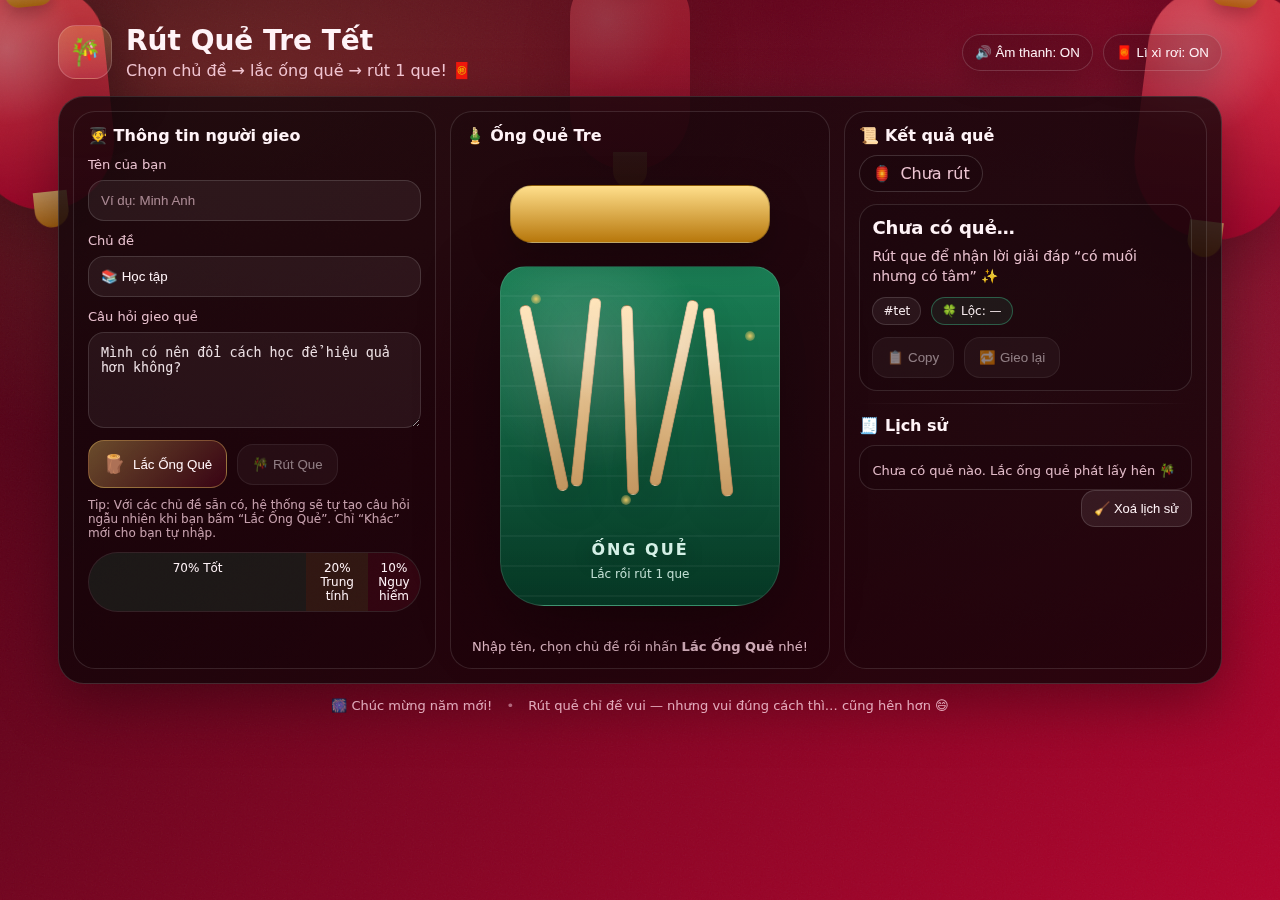
<file: WEB TIN/Gieo quẻ/index.html>
<!doctype html>
<html lang="vi">
<head>
  <meta charset="utf-8" />
  <meta name="viewport" content="width=device-width,initial-scale=1" />
  <title>Rút Quẻ Tre Tết — Gieo Quẻ Vui Nhộn</title>
  <link rel="stylesheet" href="style.css" />
</head>
<body>
  <div class="bg">
    <div class="grain"></div>
    <div class="lanterns">
      <div class="lantern l1"></div>
      <div class="lantern l2"></div>
      <div class="lantern l3"></div>
    </div>
    <canvas id="fx"></canvas>
  </div>

  <main class="wrap">
    <header class="top">
      <div class="brand">
        <div class="logo">🎋</div>
        <div>
          <h1>Rút Quẻ Tre Tết</h1>
          <p class="sub">Chọn chủ đề → lắc ống quẻ → rút 1 que! 🧧</p>
        </div>
      </div>

      <div class="toggles">
        <button id="toggleSound" class="chip" aria-pressed="true">🔊 Âm thanh: ON</button>
        <button id="toggleRain" class="chip" aria-pressed="true">🧧 Lì xì rơi: ON</button>
      </div>
    </header>

    <section class="card">
      <div class="layout">
        <!-- LEFT -->
        <div class="panel inputs">
          <h3>🧑‍🎓 Thông tin người gieo</h3>

          <label class="field">
            <span>Tên của bạn</span>
            <input id="nameInput" type="text" placeholder="Ví dụ: Minh Anh" maxlength="24" />
          </label>

          <label class="field">
            <span>Chủ đề</span>
            <select id="topicSelect">
              <option value="family">👨‍👩‍👧‍👦 Gia đình</option>
              <option value="friends">🧑‍🤝‍🧑 Bạn bè</option>
              <option value="study" selected>📚 Học tập</option>
              <option value="career">💼 Sự nghiệp</option>
              <option value="love">💘 Tình duyên</option>
              <option value="money">💰 Tài lộc</option>
              <option value="health">🧘 Sức khỏe</option>
              <option value="luck">🍀 Vận may</option>
              <option value="other">✍️ Khác (tự nhập câu hỏi)</option>
            </select>
          </label>

          <label class="field">
            <span>Câu hỏi gieo quẻ</span>
            <textarea id="qInput" rows="4"
              placeholder="Chỉ mục 'Khác' mới tự nhập câu hỏi…"></textarea>
          </label>

          <div class="row">
            <button id="btnShake" class="btn primary">
              <span class="btnIcon">🪵</span>
              <span>Lắc Ống Quẻ</span>
            </button>
            <button id="btnDraw" class="btn" disabled>🎋 Rút Que</button>
          </div>

          <div class="hint">
            Tip: Với các chủ đề sẵn có, hệ thống sẽ tự tạo câu hỏi ngẫu nhiên khi bạn bấm “Lắc Ống Quẻ”.
            Chỉ “Khác” mới cho bạn tự nhập.
          </div>

          <div class="ratio">
            <div class="bar">
              <div class="good">70% Tốt</div>
              <div class="neutral">20% Trung tính</div>
              <div class="danger">10% Nguy hiểm</div>
            </div>
          </div>
        </div>

        <!-- CENTER -->
        <div class="panel stage">
          <h3>🎍 Ống Quẻ Tre</h3>

          <div class="bambooWrap">
            <div id="bamboo" class="bamboo" aria-label="Ống quẻ">
              <div class="bambooTop"></div>

              <div class="bambooBody" id="bambooBody">
                <div class="bambooRings"></div>

                <div class="sticks">
                  <div class="stick s1"></div>
                  <div class="stick s2"></div>
                  <div class="stick s3"></div>
                  <div class="stick s4"></div>
                  <div class="stick s5"></div>
                </div>

                <div id="pickedStick" class="pickedStick" aria-hidden="true">
                  <div class="stickMark" id="stickMark">Q-00</div>
                </div>

                <div class="bambooLabel">ỐNG QUẺ</div>
                <div class="bambooSub">Lắc rồi rút 1 que</div>
              </div>

              <div class="spark sp1"></div>
              <div class="spark sp2"></div>
              <div class="spark sp3"></div>
            </div>
          </div>

          <div class="stageNote" id="stageNote">Nhập tên, chọn chủ đề rồi nhấn <b>Lắc Ống Quẻ</b> nhé!</div>
        </div>

        <!-- RIGHT -->
        <div class="panel result">
          <h3>📜 Kết quả quẻ</h3>

          <div class="seal">
            <span class="sealIcon">🏮</span>
            <span class="sealText" id="sealText">Chưa rút</span>
          </div>

          <div class="fortuneBox">
            <div class="title" id="fTitle">Chưa có quẻ…</div>
            <div class="desc" id="fDesc">Rút que để nhận lời giải đáp “có muối nhưng có tâm” ✨</div>

            <div class="meta">
              <span class="badge" id="fType">#tet</span>
              <span class="badge luck" id="fLuck">🍀 Lộc: —</span>
            </div>

            <div class="row">
              <button id="btnCopy" class="btn" disabled>📋 Copy</button>
              <button id="btnAgain" class="btn" disabled>🔁 Gieo lại</button>
            </div>
          </div>

          <div class="divider"></div>

          <h3 style="margin-top:10px;">🧾 Lịch sử</h3>
          <ul id="history" class="history"></ul>

          <div class="row" style="justify-content:flex-end;">
            <button id="btnClear" class="btn small">🧹 Xoá lịch sử</button>
          </div>
        </div>
      </div>
    </section>

    <footer class="foot">
      <span>🎆 Chúc mừng năm mới!</span>
      <span class="dot">•</span>
      <span>Rút quẻ chỉ để vui — nhưng vui đúng cách thì… cũng hên hơn 😄</span>
    </footer>
  </main>

  <div id="toast" class="toast" role="status" aria-live="polite"></div>

  <script src="app.js"></script>
</body>
</html>
</file>
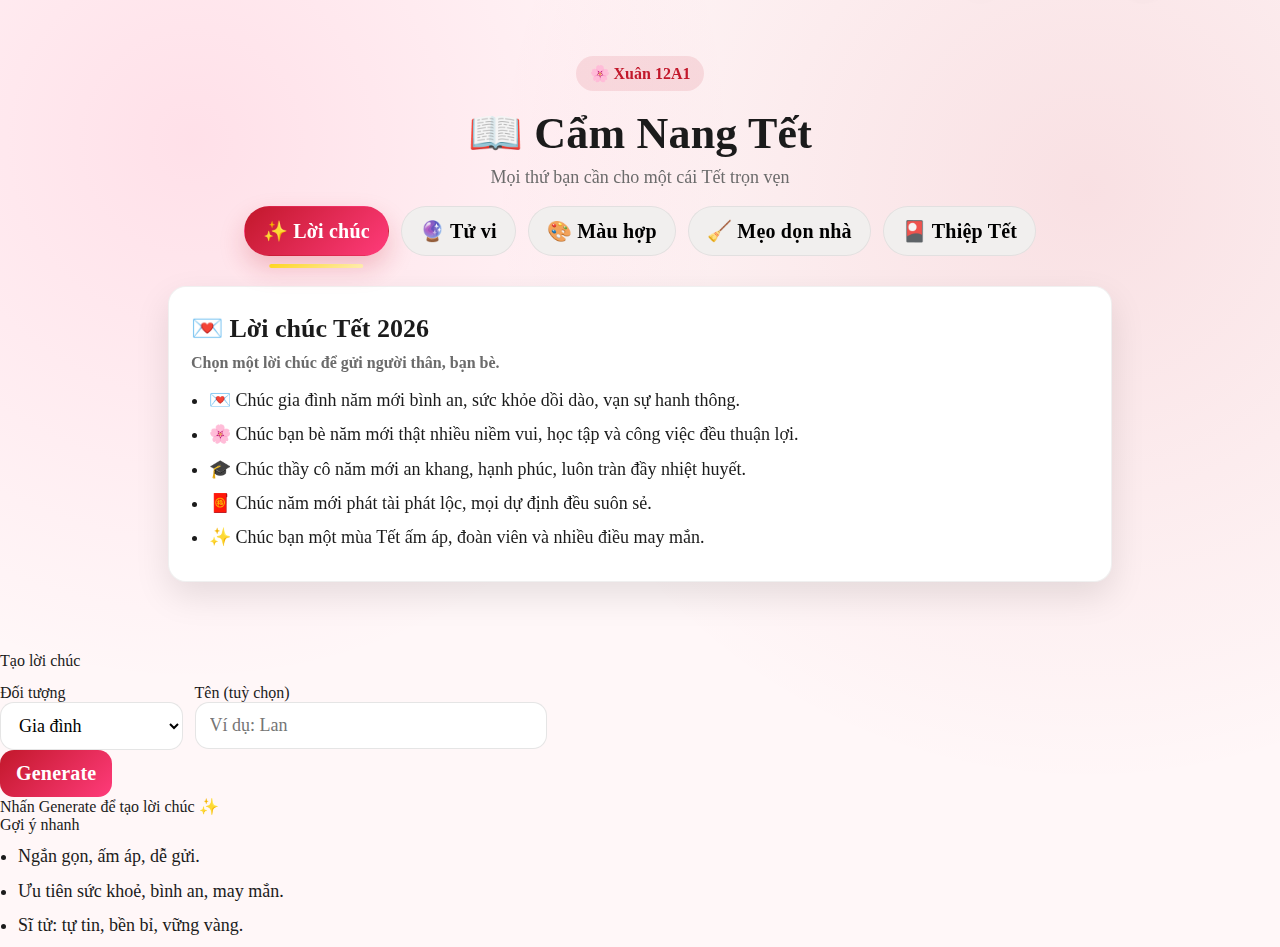
<file: WEB TIN/Cẩm Nang/camnang.html>
<!doctype html>
<html lang="vi">
<head>
  <meta charset="utf-8" />
  <meta name="viewport" content="width=device-width,initial-scale=1" />
  <title>Cẩm Nang Tết 2026 • Xuân 12A1</title>

  <style>
    :root{
      --bg:#fff7f8;
      --card:#ffffff;
      --text:#1b1b1b;
      --muted:#6b6b6b;
      --red:#c2182b;
      --red2:#ff3b7a;
      --gold:#ffd700;
      --shadow: 0 14px 35px rgba(0,0,0,.10);
      --radius:18px;
    }
    *{box-sizing:border-box}
    body{
      margin:0;
      font-family:"Times New Roman", serif;
      background:
        radial-gradient(circle at 15% 15%, rgba(255,59,122,.12), transparent 40%),
        radial-gradient(circle at 85% 20%, rgba(194,24,43,.10), transparent 45%),
        var(--bg);
      color:var(--text);
      overflow-x:hidden;
    }
    .wrap{ max-width:980px; margin:auto; padding:56px 18px 70px; position:relative; z-index:2; }
    .hero{ text-align:center; margin-bottom:18px; }
    .hero-badge{
      display:inline-flex; gap:8px; align-items:center;
      padding:8px 14px; border-radius:999px;
      background:rgba(194,24,43,.10); color:var(--red);
      font-weight:700; margin-bottom:10px;
    }
    h1{ font-size:44px; margin:6px 0 8px; letter-spacing:.2px; }
    .sub{ margin:0 0 18px; color:var(--muted); font-size:18px; }

    .tabs{
      position:relative;
      display:flex;
      justify-content:center;
      gap:12px;
      flex-wrap:wrap;
      padding-bottom:12px;
    }
    .tab{
      padding:12px 18px;
      border-radius:999px;
      border:1px solid rgba(0,0,0,.06);
      cursor:pointer;
      font-weight:900;
      background:#f1efee;
      transition: transform .16s ease, box-shadow .16s ease, background .16s ease, color .16s ease;
      user-select:none;
    }
    .tab:hover{ transform: translateY(-2px); box-shadow: 0 10px 22px rgba(0,0,0,.10); }
    .tab.active{
      background: linear-gradient(135deg, var(--red), var(--red2));
      color:white;
      border-color: transparent;
      box-shadow: 0 12px 26px rgba(194,24,43,.22);
    }
    .tab-underline{
      position:absolute; height:4px; border-radius:999px;
      background: linear-gradient(135deg, var(--gold), #fff1a8);
      bottom:0; left:0; width:120px;
      transform: translateX(0);
      transition: transform .25s ease, width .25s ease;
      opacity:.85;
    }

    .card{
      background: var(--card);
      border-radius: var(--radius);
      box-shadow: var(--shadow);
      padding:22px;
      border:1px solid rgba(0,0,0,.06);
    }
    .content h2{ margin:4px 0 10px; font-size:26px; }
    .content p{ color:var(--muted); margin-top:0; }
    ul{ padding-left:18px; margin:10px 0 0; }
    li{ margin:10px 0; font-size:18px; line-height:1.35; }

    /* animation chuyển tab */
    .anim-enter{ animation: enter .26s ease both; }
    @keyframes enter{
      from{ opacity:0; transform: translateY(10px); }
      to{ opacity:1; transform: translateY(0); }
    }

    .grid2{ display:grid; grid-template-columns: 1fr 1fr; gap:14px; }
    @media (max-width:860px){ .grid2{ grid-template-columns:1fr; } }

    .field label{ display:block; font-weight:900; color:#333; margin:12px 0 8px; }
    .field input, .field textarea, .field select{
      width:100%; padding:12px 14px;
      border-radius:14px; border:1px solid rgba(0,0,0,.10);
      background:#fff;
      font-family:"Times New Roman", serif;
      font-size:18px; outline:none;
    }
    .field textarea{ min-height:110px; resize:vertical; }

    .row{ display:flex; gap:12px; flex-wrap:wrap; margin-top:14px; }
    .btn{
      border:none; border-radius:14px; padding:12px 16px;
      font-weight:900; cursor:pointer; font-size:18px;
      font-family:"Times New Roman", serif;
      transition: transform .14s ease, box-shadow .14s ease, outline-color .14s ease;
      outline:2px solid transparent; outline-offset:3px;
      user-select:none;
    }
    .btn:hover{
      transform: translateY(-2px) scale(1.03);
      box-shadow: 0 12px 26px rgba(0,0,0,.12);
      outline-color: rgba(255,215,0,.7);
    }
    .btn.primary{ background: linear-gradient(135deg, var(--red), var(--red2)); color:white; }
    .btn.light{ background:#f1efee; }
    .note{ margin-top:10px; color:var(--muted); }

    canvas{
      width:100%;
      border-radius:16px;
      border:1px solid rgba(0,0,0,.08);
      background:#fff;
      margin-top:10px;
    }

    /* Petal falling */
    .petal-layer{
      position:fixed; inset:0;
      pointer-events:none; overflow:hidden;
      z-index:0;
    }
    .petal{
      position:absolute;
      top:-40px;
      font-size:18px;
      opacity:.55;
      filter: drop-shadow(0 10px 12px rgba(0,0,0,.10));
      animation: fall linear infinite;
      will-change: transform;
    }
    @keyframes fall{
      from{ transform: translate3d(var(--x,0px), -60px, 0) rotate(0deg); }
      to{ transform: translate3d(calc(var(--x,0px) + var(--drift,120px)), calc(100vh + 120px), 0) rotate(var(--rot,540deg)); }
    }
    /* Đổi font cho tất cả button (tab + nút) */
button, .tab, .btn{
  font-family: "Times New Roman", Times, serif !important;
  font-size: 20px;          /* muốn to/nhỏ thì chỉnh */
  font-weight: 900;         /* đậm hơn */
  letter-spacing: .2px;
}
  </style>
</head>

<body>
  <div id="petalLayer" class="petal-layer" aria-hidden="true"></div>

  <main class="wrap">
    <header class="hero">
      <div class="hero-badge">🌸 Xuân 12A1</div>
      <h1>📖 Cẩm Nang Tết</h1>
      <p class="sub">Mọi thứ bạn cần cho một cái Tết trọn vẹn</p>

      <nav class="tabs" aria-label="Cẩm nang tabs">
        <button class="tab active" data-tab="loichuc" type="button">✨ Lời chúc</button>
        <button class="tab" data-tab="tuvi" type="button">🔮 Tử vi</button>
        <button class="tab" data-tab="mauhop" type="button">🎨 Màu hợp</button>
        <button class="tab" data-tab="meodon" type="button">🧹 Mẹo dọn nhà</button>
        <button class="tab" data-tab="thiep" type="button">🎴 Thiệp Tết</button>
        <span class="tab-underline" id="tabUnderline" aria-hidden="true"></span>
      </nav>
    </header>

    <section class="card">
      <div id="content" class="content anim-enter"></div>
    </section>
  </main>
<div class="tabpanes">
            <div class="pane active" id="pane-wish">
              <div class="grid-2">
                <div class="panel">
                  <div class="kicker">Tạo lời chúc</div>
                  <div class="row">
                    <label class="field">
                      <span>Đối tượng</span>
                      <select id="wishTarget">
                        <option value="giadinh">Gia đình</option>
                        <option value="banbe">Bạn bè</option>
                        <option value="thayco">Thầy cô</option>
                      </select>
                    </label>

                    <label class="field">
                      <span>Tên (tuỳ chọn)</span>
                      <input id="wishName" type="text" placeholder="Ví dụ: Lan" />
                    </label>
                  </div>

                  <button class="btn primary" id="genWish" type="button">Generate</button>
                  <div class="wish-out" id="wishOut">Nhấn Generate để tạo lời chúc ✨</div>
                </div>

                <div class="panel">
                  <div class="kicker">Gợi ý nhanh</div>
                  <ul class="bullets">
                    <li>Ngắn gọn, ấm áp, dễ gửi.</li>
                    <li>Ưu tiên sức khoẻ, bình an, may mắn.</li>
                    <li>Sĩ tử: tự tin, bền bỉ, vững vàng.</li>
                  </ul>
                </div>
              </div>
            </div>
  <script>
    // ===== DATA (nhúng luôn để khỏi import) =====
 
    const LOI_CHUC = [
      "💌 Chúc gia đình năm mới bình an, sức khỏe dồi dào, vạn sự hanh thông.",
      "🌸 Chúc bạn bè năm mới thật nhiều niềm vui, học tập và công việc đều thuận lợi.",
      "🎓 Chúc thầy cô năm mới an khang, hạnh phúc, luôn tràn đầy nhiệt huyết.",
      "🧧 Chúc năm mới phát tài phát lộc, mọi dự định đều suôn sẻ.",
      "✨ Chúc bạn một mùa Tết ấm áp, đoàn viên và nhiều điều may mắn."
    ];

    const MAU_HOP = [
      "🔴 Đỏ – Tài lộc, may mắn",
      "🟡 Vàng – Quyền lực, thịnh vượng",
      "🟢 Xanh lá – Sức khỏe, bình an",
      "🔵 Xanh dương – Trí tuệ, học tập",
      "🩷 Hồng – Tình duyên, hạnh phúc"
    ];

    const MEO_DON = [
      "📦 Dọn từ trên xuống dưới, từ trong ra ngoài",
      "🧴 Dùng giấm + baking soda tẩy vết bẩn cứng đầu",
      "🪴 Đặt cây xanh để không khí trong lành",
      "🍊 Bày mâm ngũ quả đúng cách theo vùng miền",
      "✨ Lau kính bằng giấy báo cũ cho sáng bóng"
    ];

    const ZODIAC_MAP = {
      "Tý":"Chuột","Sửu":"Trâu","Dần":"Hổ","Mão":"Mèo",
      "Thìn":"Rồng","Tỵ":"Rắn","Ngọ":"Ngựa","Mùi":"Dê",
      "Thân":"Khỉ","Dậu":"Gà","Tuất":"Chó","Hợi":"Heo"
    };

    const TU_VI_2026 = {
      "Tý":"Giữ nhịp ổn định, cẩn trọng chi tiêu đầu năm. Hợp học kỹ năng mới, tránh ôm đồm.",
      "Sửu":"Công việc tiến chậm mà chắc. Chú ý sức khỏe – ngủ đủ. Hợp tích lũy, không liều.",
      "Dần":"Quý nhân nâng đỡ, dễ thăng tiến. Nên chủ động nắm cơ hội, đừng sợ thử thách.",
      "Mão":"Tình cảm khởi sắc, giao tiếp thuận. Tài chính cân bằng, nên lập kế hoạch rõ ràng.",
      "Thìn":"Năm có cơ hội lớn. Nếu dám làm – dám chịu, kết quả tốt. Tránh “đánh nhanh thắng nhanh”.",
      "Tỵ":"Vượng vận sáng tạo. Hợp mở rộng dự án/thi cử. Tránh thức khuya, giữ tinh thần ổn định.",
      "Ngọ":"Năm tuổi rực rỡ nhưng dễ bốc đồng. Kiểm soát cảm xúc là chìa khóa để thắng lớn.",
      "Mùi":"Gia đạo êm, bạn bè hỗ trợ. Sự nghiệp tiến đều. Hợp tích lũy thành tích từng bước.",
      "Thân":"Dễ dính tranh cãi vì hiểu lầm. Tập trung học tập/kỹ năng. Bình tĩnh là thắng.",
      "Dậu":"Tài lộc khá. Hợp tiết kiệm thông minh. Tận dụng mạng lưới quan hệ.",
      "Tuất":"Cơ hội hợp tác mới. Hợp làm nhóm/dự án. Tránh trì hoãn – hãy làm theo kế hoạch.",
      "Hợi":"Năm bình ổn. Không nên mạo hiểm tài chính. Chăm sức khỏe và củng cố nền tảng."
    };

    // ===== TAB LOGIC =====
    const tabs = [...document.querySelectorAll(".tab")];
    const content = document.getElementById("content");
    const underline = document.getElementById("tabUnderline");

    function moveUnderline(btn){
      const r = btn.getBoundingClientRect();
      const pr = btn.parentElement.getBoundingClientRect();
      const w = r.width * 0.65;
      underline.style.width = `${w}px`;
      underline.style.transform = `translateX(${(r.left - pr.left) + (r.width - w)/2}px)`;
    }

    window.addEventListener("resize", () => {
      const active = document.querySelector(".tab.active");
      if(active) moveUnderline(active);
    });

    function animateContent(){
      content.classList.remove("anim-enter");
      void content.offsetWidth;
      content.classList.add("anim-enter");
    }

    function renderList(title, desc, arr){
      content.innerHTML = `
        <h2>${title}</h2>
        <p>${desc}</p>
        <ul>${arr.map(x=>`<li>${x}</li>`).join("")}</ul>
      `;
      animateContent();
    }

    const ZODIACS = ["Tý","Sửu","Dần","Mão","Thìn","Tỵ","Ngọ","Mùi","Thân","Dậu","Tuất","Hợi"];
    function zodiacFromYear(year){
      const idx = (year - 2008) % 12; // 2008 = Tý
      return ZODIACS[(idx + 12) % 12];
    }

    function renderTuvi(){
      content.innerHTML = `
        <h2>🔮 Tử vi theo ngày sinh (2026 – Bính Ngọ)</h2>
        <p><b>Chọn ngày sinh → tự nhận con giáp và gợi ý vận trình 2026.</b></p>

        <div class="grid2">
          <div class="field">
            <label>📅 Ngày sinh</label>
            <input id="dob" type="date" />
            <div class="row">
              <button class="btn primary" id="btnCheckTuvi" type="button">Xem tử vi</button>
              <button class="btn light" id="btnRandomDob" type="button">Random</button>
            </div>
            
          </div>

          <div class="field">
            <label>📌 Kết quả</label>
            <div id="tuviOut" style="padding:12px 14px; border-radius:14px; border:1px solid rgba(0,0,0,.10); background:#fff;">
              Hãy nhập ngày sinh rồi bấm <b>Xem tử vi</b>.
            </div>
          </div>
        </div>
      `;
      animateContent();

      const dob = document.getElementById("dob");
      const out = document.getElementById("tuviOut");

      document.getElementById("btnRandomDob").addEventListener("click", () => {
        const year = 1998 + Math.floor(Math.random()*20);
        const month = 1 + Math.floor(Math.random()*12);
        const day = 1 + Math.floor(Math.random()*28);
        dob.value = `${year}-${String(month).padStart(2,"0")}-${String(day).padStart(2,"0")}`;
      });

      document.getElementById("btnCheckTuvi").addEventListener("click", () => {
        if(!dob.value){
          out.innerHTML = `<b style="color:#c2182b">Bạn chưa chọn ngày sinh.</b>`;
          return;
        }
        const d = new Date(dob.value);
        const year = d.getFullYear();
        const zodiac = zodiacFromYear(year);
        const info = TU_VI_2026[zodiac] || "Năm 2026 bình ổn, giữ sức khỏe và tinh thần tích cực.";

        out.innerHTML = `
          <div><b>🎯 Con giáp:</b> <span style="color:#c2182b; font-weight:900">${zodiac}</span> (${ZODIAC_MAP[zodiac] || ""})</div>
          <div style="margin-top:8px"><b>📌 Gợi ý 2026:</b> ${info}</div>
          <div style="margin-top:8px; color:#6b6b6b"><b>Năm sinh:</b> ${year}</div>
        `;
      });
    }

    // ===== THIỆP PNG (Canvas) =====
    function roundRect(ctx, x, y, w, h, r){
      ctx.beginPath();
      ctx.moveTo(x+r, y);
      ctx.arcTo(x+w, y, x+w, y+h, r);
      ctx.arcTo(x+w, y+h, x, y+h, r);
      ctx.arcTo(x, y+h, x, y, r);
      ctx.arcTo(x, y, x+w, y, r);
      ctx.closePath();
    }
    function wrapText(ctx, text, x, y, maxWidth, lineHeight){
      const words = text.split(" ");
      let line = "";
      let yy = y;
      for(let i=0;i<words.length;i++){
        const testLine = line + words[i] + " ";
        const metrics = ctx.measureText(testLine);
        if(metrics.width > maxWidth && i>0){
          ctx.fillText(line.trim(), x, yy);
          line = words[i] + " ";
          yy += lineHeight;
        } else {
          line = testLine;
        }
      }
      ctx.fillText(line.trim(), x, yy);
    }

    function renderThiep(){
      content.innerHTML = `
        <h2>🎴 Tạo thiệp Tết cá nhân </h2>
        <p><b>Nhập thông tin</b> → <b>Tạo thiệp</b> → <b>Tải thiệp</b>.</p>

        <div class="grid2">
          <div class="field">
            <label>👤 Tên người nhận</label>
            <input id="cardName" placeholder="VD: Nguyễn Văn A" />

            <label>💌 Lời chúc</label>
            <select id="cardWish">
              ${LOI_CHUC.map((x,i)=>`<option value="${i}">${x.replace(/^.+?\s/, "")}</option>`).join("")}
            </select>

            <label>📝 Ghi thêm</label>
            <textarea id="cardExtra" placeholder="VD: Chúc bạn thi tốt, đậu NV1 nha!"></textarea>

            <label>🎨 Tone</label>
            <select id="cardTone">
              <option value="do-vang">Đỏ – Vàng (Tết)</option>
              <option value="do-hong">Đỏ – Hồng</option>
              <option value="vang-kem">Vàng kem</option>
            </select>

            <div class="row">
              <button class="btn primary" id="btnMakeCard" type="button">Tạo thiệp</button>
              <button class="btn light" id="btnDownloadPng" type="button">Tải thiệp</button>
            </div>
                </div>
             
            <div>
            <canvas id="cardCanvas" width="1200" height="675"></canvas>
          </div>
        </div>
      `;
      animateContent();

      const canvas = document.getElementById("cardCanvas");
      const ctx = canvas.getContext("2d");

      function drawCard(){
        const name = (document.getElementById("cardName").value || "Bạn").trim();
        const wishIndex = +document.getElementById("cardWish").value;
        const wish = LOI_CHUC[wishIndex] || LOI_CHUC[0];
        const extra = (document.getElementById("cardExtra").value || "").trim();
        const tone = document.getElementById("cardTone").value;

        let g;
        if(tone==="do-vang"){
          g = ctx.createLinearGradient(0,0,canvas.width,canvas.height);
          g.addColorStop(0,"#8b0000"); g.addColorStop(.6,"#c2182b"); g.addColorStop(1,"#ff3b7a");
        }else if(tone==="do-hong"){
          g = ctx.createLinearGradient(0,0,canvas.width,canvas.height);
          g.addColorStop(0,"#b0002a"); g.addColorStop(1,"#ff6fa3");
        }else{
          g = ctx.createLinearGradient(0,0,canvas.width,canvas.height);
          g.addColorStop(0,"#fff2cc"); g.addColorStop(1,"#ffe7ea");
        }
        ctx.fillStyle = g;
        ctx.fillRect(0,0,canvas.width,canvas.height);

        // border
        ctx.lineWidth = 10;
        ctx.strokeStyle = "rgba(255,215,0,.85)";
        roundRect(ctx, 40, 40, canvas.width-80, canvas.height-80, 38);
        ctx.stroke();

        // title
        ctx.textAlign = "center";
        ctx.fillStyle = "rgba(255,215,0,.95)";
        ctx.font = "bold 60px 'Times New Roman'";
        ctx.fillText("CHÚC MỪNG NĂM MỚI 2026", canvas.width/2, 150);

        // name
        ctx.fillStyle = tone==="vang-kem" ? "#8b0000" : "#fff7d1";
        ctx.font = "bold 64px 'Times New Roman'";
        ctx.fillText(`Gửi ${name}`, canvas.width/2, 255);

        // wish
        ctx.fillStyle = tone==="vang-kem" ? "#7a0000" : "rgba(255,255,255,.95)";
        ctx.font = "bold 42px 'Times New Roman'";
        wrapText(ctx, wish, canvas.width/2, 340, 920, 54);

        // extra
        if(extra){
          ctx.fillStyle = tone==="vang-kem" ? "rgba(70,0,0,.85)" : "rgba(255,255,255,.9)";
          ctx.font = "italic 34px 'Times New Roman'";
          wrapText(ctx, extra, canvas.width/2, 470, 900, 46);
        }

        // footer
        ctx.fillStyle = tone==="vang-kem" ? "rgba(90,0,0,.75)" : "rgba(255,255,255,.75)";
        ctx.font = "28px 'Times New Roman'";
        ctx.fillText("🌸 Xuân 12A1 • Tết Bính Ngọ 2026 🌸", canvas.width/2, 610);
      }

      document.getElementById("btnMakeCard").addEventListener("click", drawCard);
      document.getElementById("btnDownloadPng").addEventListener("click", () => {
        drawCard();
        const a = document.createElement("a");
        a.href = canvas.toDataURL("image/png");
        a.download = "thiep-xuan-12a1.png";
        document.body.appendChild(a);
        a.click();
        a.remove();
      });

      drawCard();
    }

    function render(tabKey){
      if(tabKey==="loichuc") return renderList("💌 Lời chúc Tết 2026", "<b>Chọn một lời chúc để gửi người thân, bạn bè.</b>", LOI_CHUC);
      if(tabKey==="tuvi") return renderTuvi();
      if(tabKey==="mauhop") return renderList("🎨 Màu sắc may mắn năm 2026", "<b>Gợi ý màu hợp để trang trí, chọn outfit, lì xì.</b>", MAU_HOP);
      if(tabKey==="meodon") return renderList("🧹 Mẹo dọn nhà đón Tết", "<b>Mẹo nhanh gọn – sạch sẽ – đỡ mệt.</b>", MEO_DON);
      if(tabKey==="thiep") return renderThiep();
    }

    tabs.forEach(btn=>{
      btn.addEventListener("click",()=>{
        tabs.forEach(x=>x.classList.remove("active"));
        btn.classList.add("active");
        moveUnderline(btn);
        render(btn.dataset.tab);
      });
    });

    // ===== PETALS =====
    const petalLayer = document.getElementById("petalLayer");
    function spawnPetal(){
      const el = document.createElement("div");
      el.className = "petal";
      el.textContent = Math.random() < 0.75 ? "🌸" : "💮";
      const left = Math.random()*100;
      const dur = 6 + Math.random()*6;
      const drift = (Math.random()*220 - 110);
      const rot = (300 + Math.random()*540);
      el.style.left = `${left}vw`;
      el.style.animationDuration = `${dur}s`;
      el.style.setProperty("--x", "0px");
      el.style.setProperty("--drift", `${drift}px`);
      el.style.setProperty("--rot", `${rot}deg`);
      petalLayer.appendChild(el);
      setTimeout(()=>el.remove(), (dur+1)*1000);
    }
    setInterval(spawnPetal, 180);

    // init
    const active = document.querySelector(".tab.active");
    moveUnderline(active);
    render("loichuc");
  </script>
<!-- Code injected by live-server -->
<script>
	// <![CDATA[  <-- For SVG support
	if ('WebSocket' in window) {
		(function () {
			function refreshCSS() {
				var sheets = [].slice.call(document.getElementsByTagName("link"));
				var head = document.getElementsByTagName("head")[0];
				for (var i = 0; i < sheets.length; ++i) {
					var elem = sheets[i];
					var parent = elem.parentElement || head;
					parent.removeChild(elem);
					var rel = elem.rel;
					if (elem.href && typeof rel != "string" || rel.length == 0 || rel.toLowerCase() == "stylesheet") {
						var url = elem.href.replace(/(&|\?)_cacheOverride=\d+/, '');
						elem.href = url + (url.indexOf('?') >= 0 ? '&' : '?') + '_cacheOverride=' + (new Date().valueOf());
					}
					parent.appendChild(elem);
				}
			}
			var protocol = window.location.protocol === 'http:' ? 'ws://' : 'wss://';
			var address = protocol + window.location.host + window.location.pathname + '/ws';
			var socket = new WebSocket(address);
			socket.onmessage = function (msg) {
				if (msg.data == 'reload') window.location.reload();
				else if (msg.data == 'refreshcss') refreshCSS();
			};
			if (sessionStorage && !sessionStorage.getItem('IsThisFirstTime_Log_From_LiveServer')) {
				console.log('Live reload enabled.');
				sessionStorage.setItem('IsThisFirstTime_Log_From_LiveServer', true);
			}
		})();
	}
	else {
		console.error('Upgrade your browser. This Browser is NOT supported WebSocket for Live-Reloading.');
	}
	// ]]>
</script>
<!-- Code injected by live-server -->
<script>
	// <![CDATA[  <-- For SVG support
	if ('WebSocket' in window) {
		(function () {
			function refreshCSS() {
				var sheets = [].slice.call(document.getElementsByTagName("link"));
				var head = document.getElementsByTagName("head")[0];
				for (var i = 0; i < sheets.length; ++i) {
					var elem = sheets[i];
					var parent = elem.parentElement || head;
					parent.removeChild(elem);
					var rel = elem.rel;
					if (elem.href && typeof rel != "string" || rel.length == 0 || rel.toLowerCase() == "stylesheet") {
						var url = elem.href.replace(/(&|\?)_cacheOverride=\d+/, '');
						elem.href = url + (url.indexOf('?') >= 0 ? '&' : '?') + '_cacheOverride=' + (new Date().valueOf());
					}
					parent.appendChild(elem);
				}
			}
			var protocol = window.location.protocol === 'http:' ? 'ws://' : 'wss://';
			var address = protocol + window.location.host + window.location.pathname + '/ws';
			var socket = new WebSocket(address);
			socket.onmessage = function (msg) {
				if (msg.data == 'reload') window.location.reload();
				else if (msg.data == 'refreshcss') refreshCSS();
			};
			if (sessionStorage && !sessionStorage.getItem('IsThisFirstTime_Log_From_LiveServer')) {
				console.log('Live reload enabled.');
				sessionStorage.setItem('IsThisFirstTime_Log_From_LiveServer', true);
			}
		})();
	}
	else {
		console.error('Upgrade your browser. This Browser is NOT supported WebSocket for Live-Reloading.');
	}
	// ]]>
</script>
</body>
</html>
</file>
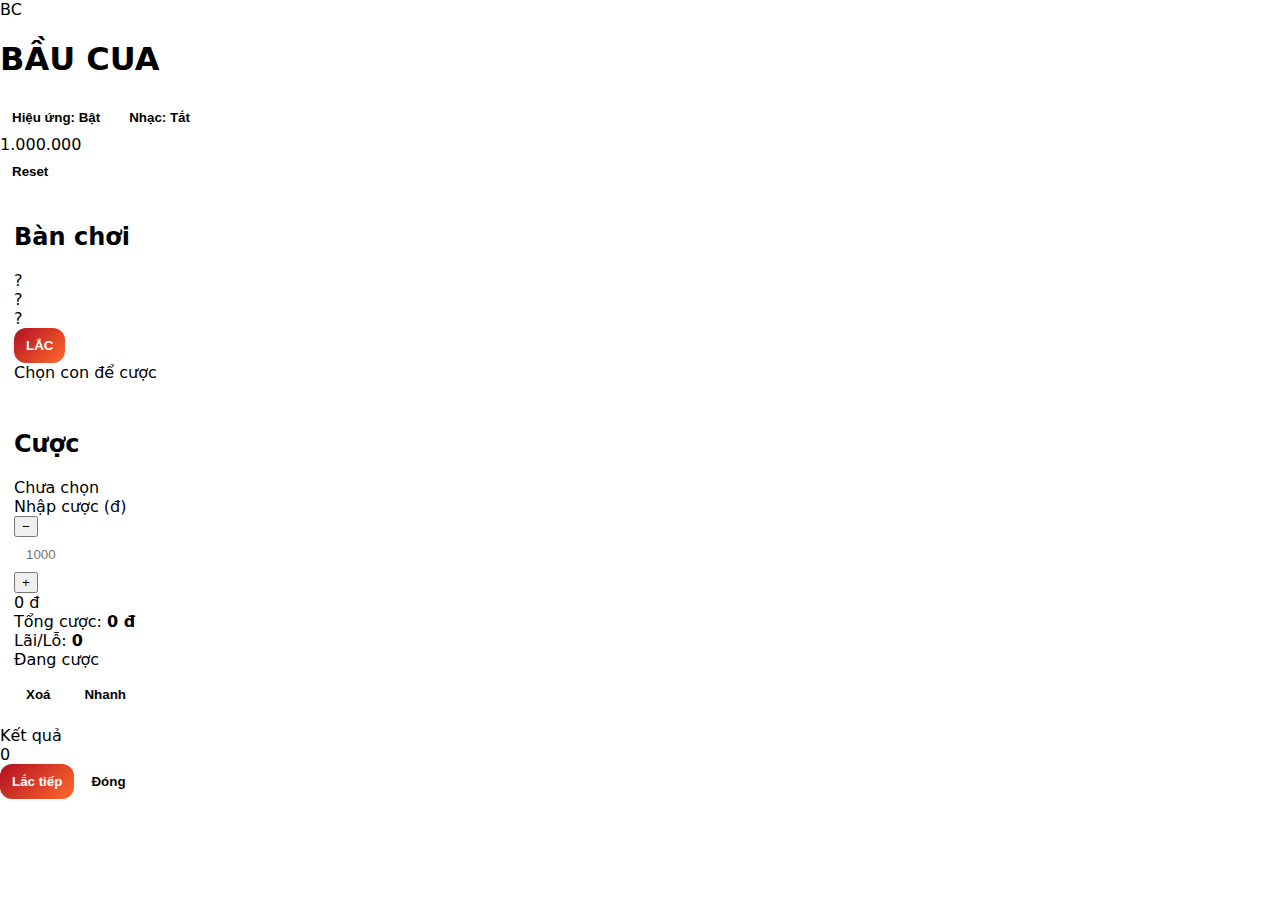
<file: WEB TIN/mini game/bầu cua.html>
﻿
<!doctype html>
<html lang="vi">
<head>
  <meta charset="utf-8" />
  <meta name="viewport" content="width=device-width,initial-scale=1" />
  <meta name="description" content="Bầu Cua - trò chơi dân gian Việt Nam." />
  <meta name="theme-color" content="#a80f14" />
  <meta property="og:title" content="Bầu Cua" />
  <meta property="og:description" content="Bầu Cua - trò chơi dân gian Việt Nam." />
  <meta property="og:image" content="bau.png" />
  <meta property="og:type" content="website" />
  <title>Bầu Cua</title>
  <link rel="icon" type="image/png" href="bau.png" />
  <link rel="apple-touch-icon" href="bau.png" />
  <link rel="stylesheet" href="../style.css" />
</head>

<body>
  <div class="app">
    <header class="topbar">
      <div class="left">
        <div class="logo">BC</div>
        <div>
          <h1>BẦU CUA</h1>
        </div>
      </div>

      <div class="right">
        <div class="controls" role="group" aria-label="Tuỳ chọn Tết">
          <button id="toggleEffects" class="btn ghost toggle" aria-pressed="true" aria-label="Tắt hiệu ứng Tết">Hiệu ứng: Bật</button>
          <button id="toggleMusic" class="btn ghost toggle" aria-pressed="false" aria-label="Bật nhạc Tết">Nhạc: Tắt</button>
        </div>
        <div class="wallet">
          <span id="balance" class="balance">1.000.000</span>
        </div>
        <button id="resetAll" class="btn ghost" aria-label="Reset" title="Reset">Reset</button>
      </div>
    </header>

    <main class="layout">
      <!-- LEFT: Big animal board -->
      <section class="panel board">
        <div class="panelHead">
          <h2>Bàn chơi</h2>
        </div>

        <div id="animalBoard" class="animalBoard"></div>

        <div class="diceZone">
          <div class="diceWrap" id="diceWrap">
            <div class="die"><div class="dieFace" id="d1">?</div></div>
            <div class="die"><div class="dieFace" id="d2">?</div></div>
            <div class="die"><div class="dieFace" id="d3">?</div></div>
          </div>

          <button id="rollBtn" class="btn primary">LẮC</button>

          <div class="statusLine">
            <span id="status" class="status">Chọn con để cược</span>
          </div>
        </div>
      </section>

      <!-- RIGHT: Betting panel -->
      <aside class="panel betPanel">
        <div class="panelHead">
          <h2>Cược</h2>
        </div>

        <div class="betBox">
          <div class="row">
            <span id="selectedAnimal" class="selected">Chưa chọn</span>
          </div>

          <div class="betInputWrap">
            <label class="betLabel" for="betInput">Nhập cược (đ)</label>
            <div class="betInputRow">
              <button id="betMinus" class="stepBtn" type="button" aria-label="Giảm 1000">−</button>
              <input id="betInput" class="betInput" type="number" inputmode="numeric" min="0" step="1000" placeholder="1000" />
              <button id="betPlus" class="stepBtn" type="button" aria-label="Tăng 1000">+</button>
              <div class="betPreview">
                <span id="selectedBet">0</span> đ
              </div>
            </div>
          </div>

          <div class="summary">
            <div class="sumRow">
              <span>Tổng cược:</span>
              <b>
                <span id="totalBet">0</span> đ
              </b>
            </div>
            <div class="sumRow">
              <span>Lãi/Lỗ:</span>
              <b id="lastDelta">
                0
              </b>
            </div>
          </div>

          <div class="betListWrap">
            <div class="betListTitle">Đang cược</div>
            <div id="betList" class="betList"></div>
          </div>

          <div class="actions">
            <button id="clearBets" class="btn ghost">Xoá</button>
            <button id="betQuick" class="btn ghost">Nhanh</button>
          </div>
        </div>
      </aside>
    </main>
  </div>

  <div id="tetEffects" class="tetEffects" aria-hidden="true"></div>

  <div id="resultPopup" class="popup" aria-hidden="true">
    <div id="popupBackdrop" class="popupBackdrop"></div>
    <div class="popupCard" role="dialog" aria-modal="true" aria-labelledby="popupTitle">
      <div id="popupTitle" class="popupTitle">Kết quả</div>
      <div id="popupResults" class="popupResults"></div>
      <div id="popupMessage" class="popupMessage"></div>
      <div id="popupAmount" class="popupAmount">0</div>
      <div class="popupActions">
        <button id="popupAgain" class="btn primary">Lắc tiếp</button>
        <button id="popupClose" class="btn ghost">Đóng</button>
      </div>
    </div>
  </div>

  <script src="../app.js"></script>
</body>
</html>
</file>
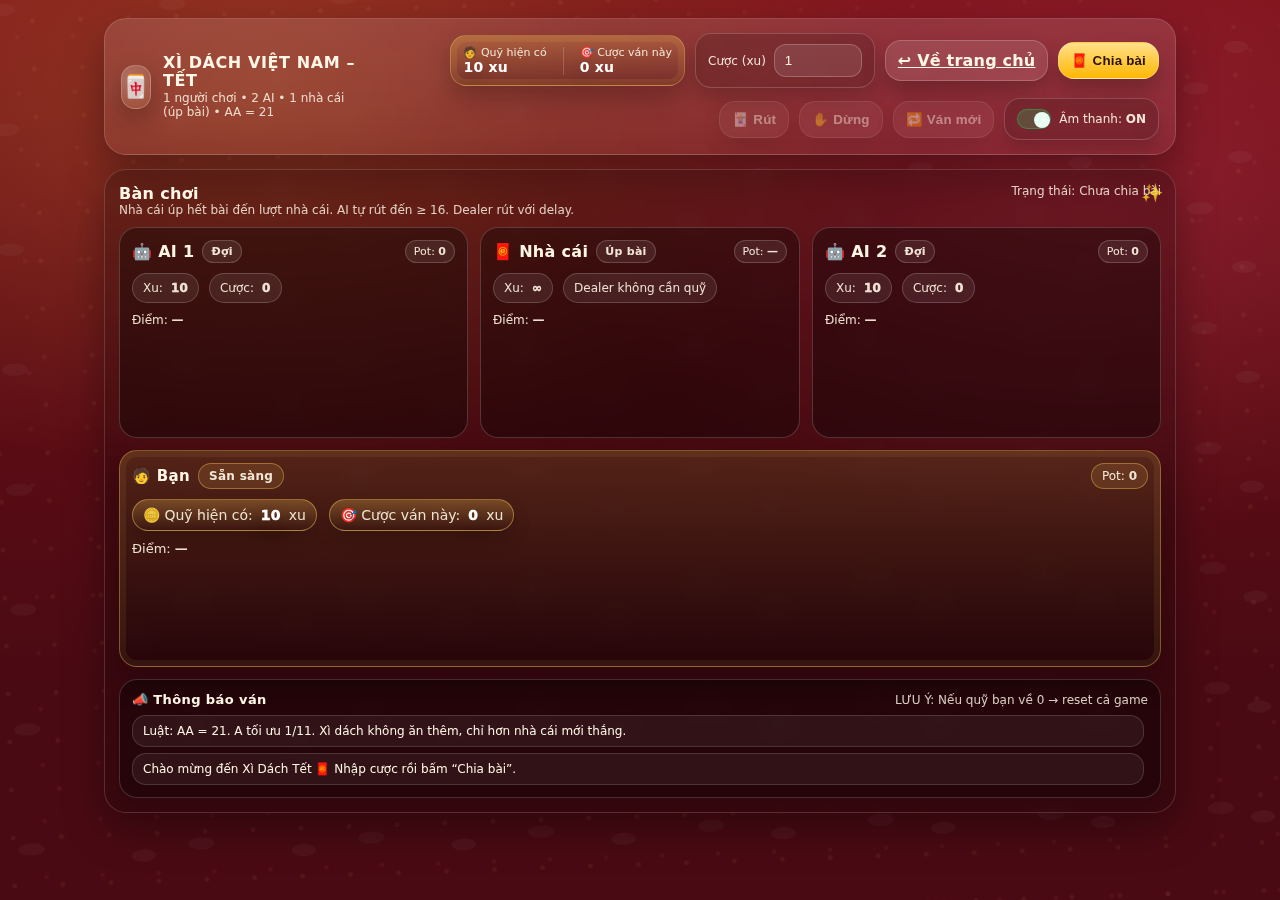
<file: WEB TIN/mini game/xì dách.html>
﻿
<!doctype html>
<html lang="vi">
<head>
  <meta charset="utf-8" />
  <meta name="viewport" content="width=device-width,initial-scale=1" />
  <title>XÌ DÁCH VIỆT NAM – TẾT (1 file)</title>
  <style>
    :root{
      --bg1:#4a0a13;
      --bg2:#7a1018;
      --stroke:#ffffff26;
      --text:#fff6e6;
      --gold:#ffcf5a;
      --gold2:#ffb703;
      --green:#4ade80;
      --red:#ff5c6c;
      --shadow: 0 16px 40px rgba(0,0,0,.35);
      --radius: 22px;

      /* FIX: nền thống nhất (đỡ bị chia lớp) */
      --glass-1: rgba(0,0,0,.18);
      --glass-2: rgba(255,255,255,.08);
      --ring: rgba(255,207,90,.40);
      --boardSolid: rgba(0,0,0,.22);
      --panelSolid: rgba(0,0,0,.18);
    }

    *{box-sizing:border-box}
    html,body{height:100%}
    body{
      margin:0;
      font-family: ui-sans-serif, system-ui, -apple-system, Segoe UI, Roboto, Helvetica, Arial, "Apple Color Emoji","Segoe UI Emoji";
      color:var(--text);
      background:
        radial-gradient(1200px 700px at 20% 10%, rgba(255,199,75,.22), transparent 55%),
        radial-gradient(900px 600px at 85% 20%, rgba(255,97,132,.20), transparent 60%),
        linear-gradient(180deg, var(--bg2), var(--bg1) 75%);
      overflow-x:hidden;
    }

    /* Pattern */
    body:before{
      content:"";
      position:fixed; inset:-60px;
      pointer-events:none;
      opacity:.35;
      background:
        radial-gradient(circle at 12px 12px, rgba(255,216,128,.18) 0 2px, transparent 3px) 0 0/48px 48px,
        radial-gradient(circle at 36px 20px, rgba(255,162,197,.14) 0 2px, transparent 3px) 0 0/56px 56px,
        radial-gradient(40px 20px at 30px 18px, rgba(255,255,255,.12) 0 30%, transparent 31% 100%) 0 0/160px 110px,
        radial-gradient(46px 22px at 78px 48px, rgba(255,255,255,.10) 0 28%, transparent 29% 100%) 0 0/170px 120px;
      filter: blur(.2px);
      transform: rotate(-2deg);
    }

    /* FX */
    .fx-layer{
      position:fixed; inset:0;
      pointer-events:none;
      z-index:0;
      overflow:hidden;
    }
    .fx{
      position:absolute;
      top:-12vh;
      width:16px; height:16px;
      border-radius:999px;
      background: radial-gradient(circle at 30% 30%, #fff7cf, #ffcc4d 55%, #c57a00 100%);
      box-shadow: 0 6px 14px rgba(0,0,0,.25);
      opacity:.9;
      animation: fall linear forwards;
    }
    .petal{
      width:14px; height:10px;
      border-radius: 80% 30% 80% 30%;
      background: radial-gradient(circle at 30% 30%, rgba(255,255,255,.6), rgba(255,160,190,.85) 55%, rgba(255,80,140,.65) 100%);
      box-shadow: 0 8px 14px rgba(0,0,0,.18);
      transform: rotate(20deg);
      animation-name: fallPetal;
    }
    @keyframes fall{ to{ transform: translateY(120vh) rotate(720deg); opacity:.0 } }
    @keyframes fallPetal{
      0%{ transform: translateY(0) translateX(0) rotate(0deg); opacity:.95 }
      100%{ transform: translateY(120vh) translateX(80px) rotate(420deg); opacity:0 }
    }

    .app{
      position:relative;
      z-index:1;
      max-width: 1100px;
      margin: 0 auto;
      padding: 18px 14px 28px;
    }

    .topbar{
      display:flex;
      align-items:center;
      justify-content:space-between;
      gap:12px;
      padding: 14px 16px;
      border:1px solid var(--stroke);
      border-radius: var(--radius);
      background: linear-gradient(180deg, rgba(255,255,255,.12), rgba(255,255,255,.06));
      box-shadow: var(--shadow);
      backdrop-filter: blur(10px);
    }
    .brand{
      display:flex;
      align-items:center;
      gap:12px;
      min-width: 220px;
    }
    .logo{
      width:44px; height:44px;
      border-radius: 14px;
      display:grid; place-items:center;
      background: radial-gradient(circle at 30% 30%, rgba(255,255,255,.24), rgba(255,190,78,.10));
      border:1px solid rgba(255,255,255,.22);
      box-shadow: 0 10px 24px rgba(0,0,0,.25);
      font-size: 22px;
    }
    .brand h1{ margin:0; font-size: 16px; letter-spacing:.6px; line-height:1.1; }
    .brand .sub{ font-size: 12px; color: rgba(255,246,230,.85); margin-top: 2px; }
    .controls{
      display:flex;
      align-items:center;
      gap:10px;
      flex-wrap:wrap;
      justify-content:flex-end;
    }

    .chip{
      display:flex;
      align-items:center;
      gap:8px;
      padding:10px 12px;
      border-radius: 16px;
      border:1px solid rgba(255,255,255,.18);
      background: rgba(0,0,0,.16);
      box-shadow: 0 10px 18px rgba(0,0,0,.18);
      min-height: 40px;
    }
    .chip label{ font-size:12px; color: rgba(255,246,230,.9); white-space:nowrap; }
    .chip input{
      width:88px;
      padding:8px 10px;
      border-radius: 12px;
      border:1px solid rgba(255,255,255,.22);
      background: rgba(255,255,255,.10);
      color: var(--text);
      outline:none;
    }
    .chip input:focus{
      border-color: rgba(255,207,90,.65);
      box-shadow: 0 0 0 3px rgba(255,207,90,.18);
    }

    /* HUD nổi bật */
    .chip.hero{
      background: linear-gradient(180deg, rgba(255,207,90,.22), rgba(0,0,0,.18));
      border-color: rgba(255,207,90,.38);
      box-shadow: 0 12px 26px rgba(0,0,0,.22), 0 0 0 6px rgba(255,207,90,.10) inset;
    }
    .chip.hero .big{
      font-size: 14px;
      font-weight: 900;
      letter-spacing:.2px;
      color: #fff;
    }
    .chip.hero .big b{
      color: #fff;
      text-shadow: 0 6px 14px rgba(0,0,0,.25);
    }
    .chip.hero .mini{
      font-size: 11px;
      color: rgba(255,246,230,.90);
    }

    .btn{
      appearance:none;
      border:0;
      cursor:pointer;
      padding: 10px 12px;
      border-radius: 16px;
      color: #2a1200;
      font-weight: 800;
      letter-spacing:.2px;
      background: linear-gradient(180deg, #ffe08a, #ffb703);
      box-shadow: 0 12px 22px rgba(0,0,0,.22);
      border: 1px solid rgba(255,255,255,.25);
      display:inline-flex;
      align-items:center;
      gap:8px;
      transition: transform .12s ease, filter .12s ease, opacity .12s ease;
      user-select:none;
    }
    .btn:hover{ transform: translateY(-1px); filter: brightness(1.02) }
    .btn:active{ transform: translateY(0px) scale(.99) }
    .btn.secondary{
      color: var(--text);
      background: rgba(255,255,255,.10);
      border:1px solid rgba(255,255,255,.20);
    }
    .btn:disabled{ opacity:.45; cursor:not-allowed; transform:none; }

    .toggle{
      display:flex;
      align-items:center;
      gap:8px;
      padding:10px 12px;
      border-radius: 16px;
      border:1px solid rgba(255,255,255,.18);
      background: rgba(0,0,0,.16);
      box-shadow: 0 10px 18px rgba(0,0,0,.18);
      user-select:none;
      cursor:pointer;
    }
    .toggle .dot{
      width:34px; height:20px;
      background: rgba(255,255,255,.18);
      border-radius:999px;
      position:relative;
      border:1px solid rgba(255,255,255,.20);
    }
    .toggle .dot:after{
      content:"";
      position:absolute;
      top:2px; left:2px;
      width:16px; height:16px;
      border-radius:999px;
      background: rgba(255,255,255,.9);
      transition: left .16s ease, background .16s ease;
    }
    .toggle.on .dot{
      background: rgba(34,197,94,.25);
      border-color: rgba(34,197,94,.45);
    }
    .toggle.on .dot:after{ left: 16px; background: #eafff3; }
    .toggle span{ font-size:12px; color: rgba(255,246,230,.92); white-space:nowrap; }

    .table{ margin-top: 14px; display:grid; grid-template-columns: 1fr; gap: 12px; }

    /* FIX: board dùng 1 nền SOLID + blur => không bị “chia 2” */
    .board{
      position:relative;
      border:1px solid var(--stroke);
      border-radius: var(--radius);
      background: var(--boardSolid);
      box-shadow: var(--shadow);
      padding: 14px;
      overflow:hidden;
      backdrop-filter: blur(10px);
    }

    .board-header{
      display:flex;
      align-items:flex-start;
      justify-content:space-between;
      gap:10px;
      margin-bottom: 10px;
    }
    .hint{ font-size:12px; color: rgba(255,246,230,.82); }

    .grid{
      display:grid;
      grid-template-columns: 1fr minmax(260px, 320px) 1fr;
      gap: 12px;
      align-items:stretch;
    }
    @media (max-width: 880px){ .grid{ grid-template-columns: 1fr; } }

    .seat{
      border: 1px solid rgba(255,255,255,.18);
      background: var(--panelSolid);
      border-radius: 18px;
      padding: 12px;
      display:flex;
      flex-direction:column;
      gap:10px;
      min-height: 180px;
      backdrop-filter: blur(10px);
    }
    .seat.center{ background: rgba(0,0,0,.16); }

    #seatPlayer{
      background: linear-gradient(180deg, rgba(255,207,90,.14), rgba(0,0,0,.18));
      border-color: var(--ring);
      box-shadow: 0 14px 30px rgba(0,0,0,.26), 0 0 0 6px rgba(255,207,90,.08) inset;
    }

    .seat-title{
      display:flex;
      align-items:center;
      justify-content:space-between;
      gap:8px;
    }
    .seat-title .name{
      font-weight: 900;
      letter-spacing:.3px;
      display:flex;
      align-items:center;
      gap:8px;
    }
    .badge{
      font-size:11px;
      padding:4px 8px;
      border-radius:999px;
      border:1px solid rgba(255,255,255,.18);
      background: rgba(255,255,255,.08);
      color: rgba(255,246,230,.92);
      white-space:nowrap;
    }

    .money{
      font-size:12px;
      color: rgba(255,246,230,.90);
      display:flex;
      gap:10px;
      flex-wrap:wrap;
      align-items:center;
    }
    .pill{
      display:inline-flex;
      align-items:center;
      gap:8px;
      padding: 7px 10px;
      border-radius: 999px;
      border:1px solid rgba(255,255,255,.18);
      background: rgba(255,255,255,.08);
    }
    .pill strong{ font-weight: 950; letter-spacing:.2px; }
    .pill.gold{
      background: linear-gradient(180deg, rgba(255,207,90,.26), rgba(0,0,0,.10));
      border-color: rgba(255,207,90,.45);
      box-shadow: 0 10px 18px rgba(0,0,0,.18);
    }
    .pill.gold strong{ color:#fff; text-shadow: 0 8px 18px rgba(0,0,0,.25); }

    #seatPlayer .money{ font-size: 14px; gap: 12px; }
    #seatPlayer .badge{
      font-size: 12px;
      padding: 5px 10px;
      border-color: rgba(255,207,90,.38);
      background: rgba(255,207,90,.12);
    }
    #seatPlayer .seat-title .name{ font-size: 15px; }

    .score{ font-size:12px; color: rgba(255,246,230,.90); }
    #seatPlayer .score{ font-size: 13px; }

    .hand{
      display:flex;
      flex-wrap:wrap;
      gap: 8px;
      align-items:flex-start;
      min-height: 88px;
      padding-top: 2px;
    }

    .card{
      width: 58px;
      height: 82px;
      border-radius: 14px;
      background: linear-gradient(180deg, rgba(255,255,255,.95), rgba(255,255,255,.88));
      color:#1b1b1b;
      border: 1px solid rgba(0,0,0,.08);
      box-shadow: 0 10px 16px rgba(0,0,0,.18);
      position:relative;
      overflow:hidden;
      transform: translateY(0);
      animation: pop .18s ease-out;
    }
    @keyframes pop{ from{ transform: translateY(6px) scale(.98); opacity:.0 } to{ transform: translateY(0) scale(1); opacity:1 } }
    .card .corner{
      position:absolute;
      font-weight: 900;
      font-size: 12px;
      line-height: 1.0;
      display:flex;
      flex-direction:column;
      align-items:flex-start;
      gap:2px;
      padding: 8px;
      user-select:none;
    }
    .card .corner.br{
      right:0; bottom:0;
      align-items:flex-end;
      transform: rotate(180deg);
    }
    .card .pip{
      position:absolute;
      inset:0;
      display:grid;
      place-items:center;
      font-size: 26px;
      opacity:.95;
      user-select:none;
    }
    .card.red{ color:#b11226 }
    .card.black{ color:#111827 }

    .card.back{
      background:
        radial-gradient(circle at 20% 20%, rgba(255,255,255,.25), transparent 40%),
        radial-gradient(circle at 80% 30%, rgba(255,255,255,.18), transparent 45%),
        linear-gradient(135deg, rgba(255,255,255,.10), rgba(255,255,255,.02)),
        repeating-linear-gradient(45deg, rgba(255,207,90,.35) 0 6px, rgba(255,92,108,.22) 6px 12px);
      border: 1px solid rgba(255,255,255,.22);
      color: transparent;
    }
    .card.back:before{
      content:"🧧";
      position:absolute;
      inset:0;
      display:grid;
      place-items:center;
      font-size: 28px;
      opacity:.85;
      filter: drop-shadow(0 6px 10px rgba(0,0,0,.25));
    }

    /* FIX: log cũng dùng nền solid (không còn đường chia) */
    .log{
      margin-top: 12px;
      border: 1px solid rgba(255,255,255,.16);
      background: rgba(0,0,0,.18);
      border-radius: 18px;
      padding: 12px;
      box-shadow: 0 12px 22px rgba(0,0,0,.18);
      backdrop-filter: blur(10px);
    }
    .log-head{
      display:flex;
      align-items:center;
      justify-content:space-between;
      gap:10px;
      margin-bottom: 8px;
    }
    .log h2{ margin:0; font-size: 13px; letter-spacing:.4px; }
    .log .small{ font-size: 12px; color: rgba(255,246,230,.82); }
    .log-list{
      display:flex;
      flex-direction:column;
      gap:6px;
      max-height: 170px;
      overflow:auto;
      padding-right: 4px;
    }
    .msg{
      font-size: 12px;
      padding: 8px 10px;
      border-radius: 14px;
      border:1px solid rgba(255,255,255,.14);
      background: rgba(255,255,255,.06);
    }
    .msg.win{ border-color: rgba(74,222,128,.35); background: rgba(74,222,128,.10) }
    .msg.lose{ border-color: rgba(255,92,108,.35); background: rgba(255,92,108,.10) }
    .msg.push{ border-color: rgba(255,207,90,.35); background: rgba(255,207,90,.10) }

    .toast{
      position:fixed;
      left:50%;
      top:14px;
      transform: translateX(-50%);
      z-index: 99;
      padding: 10px 12px;
      border-radius: 16px;
      border:1px solid rgba(255,255,255,.20);
      background: rgba(0,0,0,.55);
      backdrop-filter: blur(10px);
      box-shadow: 0 18px 40px rgba(0,0,0,.35);
      font-size: 12px;
      opacity:0;
      pointer-events:none;
      transition: opacity .18s ease, transform .18s ease;
      max-width: min(560px, calc(100vw - 20px));
      text-align:center;
      color: rgba(255,246,230,.95);
    }
    .toast.show{ opacity:1; transform: translateX(-50%) translateY(2px); }

    .seat.win{ outline: 2px solid rgba(74,222,128,.55); box-shadow: 0 0 0 6px rgba(74,222,128,.12) inset }
    .seat.lose{ outline: 2px solid rgba(255,92,108,.55); box-shadow: 0 0 0 6px rgba(255,92,108,.12) inset }
    .seat.push{ outline: 2px solid rgba(255,207,90,.55); box-shadow: 0 0 0 6px rgba(255,207,90,.12) inset }

    .sparkle{
      position:absolute;
      right:12px;
      top:12px;
      opacity:.8;
      font-size: 18px;
      filter: drop-shadow(0 8px 14px rgba(0,0,0,.22));
      animation: twinkle 1.4s ease-in-out infinite;
    }
    @keyframes twinkle{
      0%,100%{ transform: rotate(0deg) scale(1); opacity:.75}
      50%{ transform: rotate(6deg) scale(1.08); opacity:1}
    }
  </style>
</head>
<body>
  <div class="fx-layer" id="fxLayer" aria-hidden="true"></div>
  <div class="toast" id="toast" role="status" aria-live="polite"></div>

  <div class="app">
    <header class="topbar">
      <div class="brand">
        <div class="logo">🀄</div>
        <div>
          <h1>XÌ DÁCH VIỆT NAM – TẾT</h1>
          <div class="sub">1 người chơi • 2 AI • 1 nhà cái (úp bài) • AA = 21</div>
        </div>
      </div>

      <div class="controls">
        <div class="chip hero" title="Quỹ và cược của bạn">
          <div>
            <div class="mini">🧑 Quỹ hiện có</div>
            <div class="big"><b id="hudBank">10</b> xu</div>
          </div>
          <div style="width:1px;height:28px;background:rgba(255,255,255,.18);margin:0 8px"></div>
          <div>
            <div class="mini">🎯 Cược ván này</div>
            <div class="big"><b id="hudBet">0</b> xu</div>
          </div>
        </div>

        <div class="chip" title="Nhập xu cược (min 1, max bằng số xu bạn có)">
          <label for="betInput">Cược (xu)</label>
          <input id="betInput" type="number" min="1" step="1" value="1" />
        </div>

        <a class="btn secondary" href="../trangchur.html#games">↩ Về trang chủ</a>
        <button class="btn" id="dealBtn">🧧 Chia bài</button>
        <button class="btn secondary" id="hitBtn" disabled>🃏 Rút</button>
        <button class="btn secondary" id="standBtn" disabled>✋ Dừng</button>
        <button class="btn secondary" id="newRoundBtn" disabled>🔁 Ván mới</button>

        <div class="toggle on" id="soundToggle" title="Bật/tắt âm thanh">
          <div class="dot" aria-hidden="true"></div>
          <span>Âm thanh: <b id="soundLabel">ON</b></span>
        </div>
      </div>
    </header>

    <main class="table">
      <section class="board">
        <div class="sparkle" aria-hidden="true">✨</div>
        <div class="board-header">
          <div>
            <div style="font-weight:900;letter-spacing:.3px">Bàn chơi</div>
            <div class="hint">Nhà cái úp hết bài đến lượt nhà cái. AI tự rút đến ≥ 16. Dealer rút với delay.</div>
          </div>
          <div class="hint" id="phaseLabel">Trạng thái: Chưa chia bài</div>
        </div>

        <div class="grid">
          <div class="seat" id="seatAI1">
            <div class="seat-title">
              <div class="name">🤖 AI 1 <span class="badge" id="ai1State">Đợi</span></div>
              <div class="badge">Pot: <b id="ai1Pot">0</b></div>
            </div>
            <div class="money">
              <span class="pill"><span>Xu:</span> <strong id="ai1Bank">10</strong></span>
              <span class="pill"><span>Cược:</span> <strong id="ai1Bet">0</strong></span>
            </div>
            <div class="score">Điểm: <b id="ai1Score">—</b></div>
            <div class="hand" id="ai1Hand"></div>
          </div>

          <div class="seat center" id="seatDealer">
            <div class="seat-title">
              <div class="name">🧧 Nhà cái <span class="badge" id="dealerState">Úp bài</span></div>
              <div class="badge">Pot: <b id="dealerPot">—</b></div>
            </div>
            <div class="money">
              <span class="pill"><span>Xu:</span> <strong id="dealerBank">∞</strong></span>
              <span class="pill">Dealer không cần quỹ</span>
            </div>
            <div class="score">Điểm: <b id="dealerScore">??</b></div>
            <div class="hand" id="dealerHand"></div>
          </div>

          <div class="seat" id="seatAI2">
            <div class="seat-title">
              <div class="name">🤖 AI 2 <span class="badge" id="ai2State">Đợi</span></div>
              <div class="badge">Pot: <b id="ai2Pot">0</b></div>
            </div>
            <div class="money">
              <span class="pill"><span>Xu:</span> <strong id="ai2Bank">10</strong></span>
              <span class="pill"><span>Cược:</span> <strong id="ai2Bet">0</strong></span>
            </div>
            <div class="score">Điểm: <b id="ai2Score">—</b></div>
            <div class="hand" id="ai2Hand"></div>
          </div>
        </div>

        <div style="height:12px"></div>
        <div class="seat" id="seatPlayer">
          <div class="seat-title">
            <div class="name">🧑 Bạn <span class="badge" id="playerState">Sẵn sàng</span></div>
            <div class="badge">Pot: <b id="playerPot">0</b></div>
          </div>

          <div class="money">
            <span class="pill gold">🪙 Quỹ hiện có: <strong id="playerBank">10</strong> xu</span>
            <span class="pill gold">🎯 Cược ván này: <strong id="playerBet">0</strong> xu</span>
          </div>

          <div class="score">Điểm: <b id="playerScore">—</b></div>
          <div class="hand" id="playerHand"></div>
        </div>

        <div class="log">
          <div class="log-head">
            <h2>📣 Thông báo ván</h2>
            <!-- đổi “Mẹo” thành text khác -->
            <div class="small">LƯU Ý: Nếu quỹ bạn về 0 → reset cả game</div>
          </div>
          <div class="log-list" id="logList"></div>
        </div>
      </section>
    </main>
  </div>

  <script>
    /**********************
     * XÌ DÁCH TẾT — 1 FILE
     **********************/

    // ======= LocalStorage Keys (lưu xu khi out game) =======
    const LS_KEY_BANK = "xidach_tet_player_bank_v1";

    // ======= Config =======
    const DEALER_STAND_ON = 16;
    const AI_STAND_ON = 16;
    const DEALER_DRAW_DELAY_MIN = 500;
    const DEALER_DRAW_DELAY_MAX = 800;

    // ======= State =======
    const SUITS = [
      { s: "♠", color: "black" },
      { s: "♥", color: "red" },
      { s: "♦", color: "red" },
      { s: "♣", color: "black" }
    ];
    const RANKS = ["A","2","3","4","5","6","7","8","9","10","J","Q","K"];

    const game = {
      deck: [],
      phase: "idle",
      soundOn: true,
      fxTimer: null,
      dealerHidden: true,
      players: {}
    };

    const players = {
      player: { id:"player", name:"Bạn", bank:10, bet:0, pot:0, hand:[], state:"Sẵn sàng", busted:false, stood:false, isHuman:true },
      ai1:    { id:"ai1", name:"AI 1", bank:10, bet:0, pot:0, hand:[], state:"Đợi", busted:false, stood:false, isHuman:false },
      ai2:    { id:"ai2", name:"AI 2", bank:10, bet:0, pot:0, hand:[], state:"Đợi", busted:false, stood:false, isHuman:false },
      dealer: { id:"dealer", name:"Nhà cái", bank:Infinity, bet:0, pot:0, hand:[], state:"Úp bài", busted:false, stood:false, isHuman:false }
    };
    game.players = players;

    // ======= DOM =======
    const el = {
      fxLayer: document.getElementById("fxLayer"),
      toast: document.getElementById("toast"),
      phaseLabel: document.getElementById("phaseLabel"),

      betInput: document.getElementById("betInput"),
      dealBtn: document.getElementById("dealBtn"),
      hitBtn: document.getElementById("hitBtn"),
      standBtn: document.getElementById("standBtn"),
      newRoundBtn: document.getElementById("newRoundBtn"),

      soundToggle: document.getElementById("soundToggle"),
      soundLabel: document.getElementById("soundLabel"),

      logList: document.getElementById("logList"),

      seatPlayer: document.getElementById("seatPlayer"),
      seatAI1: document.getElementById("seatAI1"),
      seatAI2: document.getElementById("seatAI2"),
      seatDealer: document.getElementById("seatDealer"),

      playerHand: document.getElementById("playerHand"),
      ai1Hand: document.getElementById("ai1Hand"),
      ai2Hand: document.getElementById("ai2Hand"),
      dealerHand: document.getElementById("dealerHand"),

      playerBank: document.getElementById("playerBank"),
      ai1Bank: document.getElementById("ai1Bank"),
      ai2Bank: document.getElementById("ai2Bank"),
      dealerBank: document.getElementById("dealerBank"),

      playerBet: document.getElementById("playerBet"),
      ai1Bet: document.getElementById("ai1Bet"),
      ai2Bet: document.getElementById("ai2Bet"),

      playerPot: document.getElementById("playerPot"),
      ai1Pot: document.getElementById("ai1Pot"),
      ai2Pot: document.getElementById("ai2Pot"),

      playerScore: document.getElementById("playerScore"),
      ai1Score: document.getElementById("ai1Score"),
      ai2Score: document.getElementById("ai2Score"),
      dealerScore: document.getElementById("dealerScore"),

      playerState: document.getElementById("playerState"),
      ai1State: document.getElementById("ai1State"),
      ai2State: document.getElementById("ai2State"),
      dealerState: document.getElementById("dealerState"),

      hudBank: document.getElementById("hudBank"),
      hudBet: document.getElementById("hudBet"),
    };

    // ======= Persist helpers =======
    function loadPersist(){
      const raw = localStorage.getItem(LS_KEY_BANK);
      if(raw == null) return;
      const v = parseInt(raw, 10);
      if(Number.isFinite(v) && v >= 0){
        players.player.bank = v;
      }
    }
    function savePersist(){
      // chỉ lưu quỹ của bạn
      localStorage.setItem(LS_KEY_BANK, String(players.player.bank));
    }
    function clearPersist(){
      localStorage.removeItem(LS_KEY_BANK);
    }

    // ======= Audio =======
    let audioCtx = null;
    function ensureAudio(){
      if(!audioCtx){
        audioCtx = new (window.AudioContext || window.webkitAudioContext)();
      }
      if(audioCtx.state === "suspended"){
        audioCtx.resume().catch(()=>{});
      }
    }
    function beep(type="tap"){
      if(!game.soundOn) return;
      try{
        ensureAudio();
        const now = audioCtx.currentTime;

        const osc = audioCtx.createOscillator();
        const gain = audioCtx.createGain();
        const filter = audioCtx.createBiquadFilter();

        filter.type = "lowpass";
        filter.frequency.setValueAtTime(1400, now);

        let f1 = 420, f2 = 780, dur = 0.08;
        if(type === "deal"){ f1 = 520; f2 = 980; dur = 0.10; }
        if(type === "draw"){ f1 = 700; f2 = 520; dur = 0.09; }
        if(type === "win"){ f1 = 660; f2 = 990; dur = 0.14; }
        if(type === "lose"){ f1 = 240; f2 = 170; dur = 0.16; }
        if(type === "push"){ f1 = 420; f2 = 420; dur = 0.12; }

        osc.type = "triangle";
        osc.frequency.setValueAtTime(f1, now);
        osc.frequency.exponentialRampToValueAtTime(Math.max(40,f2), now + dur);

        gain.gain.setValueAtTime(0.0001, now);
        gain.gain.exponentialRampToValueAtTime(0.12, now + 0.015);
        gain.gain.exponentialRampToValueAtTime(0.0001, now + dur);

        osc.connect(filter);
        filter.connect(gain);
        gain.connect(audioCtx.destination);

        osc.start(now);
        osc.stop(now + dur + 0.02);
      }catch(e){}
    }

    // ======= FX =======
    function rand(min,max){ return Math.random()*(max-min)+min; }
    function spawnFX(){
      const isCoin = Math.random() < 0.65;
      const d = document.createElement("div");
      d.className = "fx" + (isCoin ? "" : " petal");
      d.style.left = rand(0, 100) + "vw";
      d.style.animationDuration = rand(4.5, 8.5) + "s";
      d.style.opacity = rand(0.35, 0.95);
      d.style.transform = `translateY(0) rotate(${rand(0,180)}deg)`;
      d.style.filter = `blur(${rand(0, .25)}px)`;
      el.fxLayer.appendChild(d);
      setTimeout(()=> d.remove(), 9000);
    }
    function startFX(){
      stopFX();
      game.fxTimer = setInterval(()=>{
        const burst = (game.phase === "roundOver") ? 3 : 1;
        for(let i=0;i<burst;i++) spawnFX();
      }, 260);
    }
    function stopFX(){
      if(game.fxTimer) clearInterval(game.fxTimer);
      game.fxTimer = null;
    }

    // ======= UI =======
    function addLog(text, kind=""){
      const div = document.createElement("div");
      div.className = "msg" + (kind ? " " + kind : "");
      div.textContent = text;
      el.logList.prepend(div);
    }
    let toastTimer = null;
    function showToast(text){
      el.toast.textContent = text;
      el.toast.classList.add("show");
      clearTimeout(toastTimer);
      toastTimer = setTimeout(()=> el.toast.classList.remove("show"), 1400);
    }
    function setPhaseLabel(text){
      el.phaseLabel.textContent = "Trạng thái: " + text;
    }
    function clearSeatHighlights(){
      el.seatPlayer.classList.remove("win","lose","push");
      el.seatAI1.classList.remove("win","lose","push");
      el.seatAI2.classList.remove("win","lose","push");
      el.seatDealer.classList.remove("win","lose","push");
    }

    // ======= Deck =======
    function createDeck(){
      const deck = [];
      for(const r of RANKS){
        for(const su of SUITS){
          deck.push({ rank:r, suit:su.s, color: su.color });
        }
      }
      return deck;
    }
    function shuffleDeck(deck){
      for(let i = deck.length - 1; i > 0; i--){
        const j = Math.floor(Math.random() * (i+1));
        [deck[i], deck[j]] = [deck[j], deck[i]];
      }
      return deck;
    }
    function drawCard(){
      if(game.deck.length === 0){
        game.deck = shuffleDeck(createDeck());
      }
      return game.deck.pop();
    }
    function cardToString(c){ return `${c.rank}${c.suit}`; }

    // ======= Score =======
    function scoreHand(hand){
      if(hand.length === 2 && hand[0].rank === "A" && hand[1].rank === "A"){
        return { score: 21, soft: false, isAA21: true };
      }
      let total = 0;
      let aces = 0;
      for(const c of hand){
        if(c.rank === "A"){ aces += 1; total += 1; }
        else if(["J","Q","K"].includes(c.rank)){ total += 10; }
        else { total += parseInt(c.rank, 10); }
      }
      let soft = false;
      while(aces > 0 && total + 10 <= 21){
        total += 10;
        aces -= 1;
        soft = true;
      }
      return { score: total, soft, isAA21:false };
    }
    function isBust(hand){ return scoreHand(hand).score > 21; }

    // ======= Render =======
    function renderCard(c, faceDown=false){
      const div = document.createElement("div");
      div.className = "card" + (faceDown ? " back" : (" " + (c.color === "red" ? "red":"black")));
      if(faceDown) return div;

      const tl = document.createElement("div");
      tl.className = "corner tl";
      tl.innerHTML = `<div>${c.rank}</div><div>${c.suit}</div>`;

      const br = document.createElement("div");
      br.className = "corner br";
      br.innerHTML = `<div>${c.rank}</div><div>${c.suit}</div>`;

      const pip = document.createElement("div");
      pip.className = "pip";
      pip.textContent = c.suit;

      div.appendChild(tl);
      div.appendChild(pip);
      div.appendChild(br);
      return div;
    }

    function renderHands(){
      el.playerHand.innerHTML = "";
      el.ai1Hand.innerHTML = "";
      el.ai2Hand.innerHTML = "";
      el.dealerHand.innerHTML = "";

      players.player.hand.forEach(c => el.playerHand.appendChild(renderCard(c,false)));
      players.ai1.hand.forEach(c => el.ai1Hand.appendChild(renderCard(c,false)));
      players.ai2.hand.forEach(c => el.ai2Hand.appendChild(renderCard(c,false)));

      if(game.dealerHidden){
        players.dealer.hand.forEach(_ => el.dealerHand.appendChild(renderCard({rank:"?",suit:"?"}, true)));
      } else {
        players.dealer.hand.forEach(c => el.dealerHand.appendChild(renderCard(c,false)));
      }

      el.playerScore.textContent = players.player.hand.length ? scoreHand(players.player.hand).score : "—";
      el.ai1Score.textContent = players.ai1.hand.length ? scoreHand(players.ai1.hand).score : "—";
      el.ai2Score.textContent = players.ai2.hand.length ? scoreHand(players.ai2.hand).score : "—";
      el.dealerScore.textContent = players.dealer.hand.length ? (game.dealerHidden ? "??" : scoreHand(players.dealer.hand).score) : "—";

      el.playerBank.textContent = players.player.bank;
      el.ai1Bank.textContent = players.ai1.bank;
      el.ai2Bank.textContent = players.ai2.bank;

      el.playerBet.textContent = players.player.bet;
      el.ai1Bet.textContent = players.ai1.bet;
      el.ai2Bet.textContent = players.ai2.bet;

      el.playerPot.textContent = players.player.pot;
      el.ai1Pot.textContent = players.ai1.pot;
      el.ai2Pot.textContent = players.ai2.pot;

      el.playerState.textContent = players.player.state;
      el.ai1State.textContent = players.ai1.state;
      el.ai2State.textContent = players.ai2.state;
      el.dealerState.textContent = players.dealer.state;

      el.hudBank.textContent = players.player.bank;
      el.hudBet.textContent = players.player.bet;

      // mỗi lần render là lưu luôn (an toàn + đơn giản)
      savePersist();
    }

    function setButtons({deal, hit, stand, newRound}){
      el.dealBtn.disabled = !deal;
      el.hitBtn.disabled = !hit;
      el.standBtn.disabled = !stand;
      el.newRoundBtn.disabled = !newRound;
    }

    // ======= Flow =======
    function resetRoundState(){
      for(const id of ["player","ai1","ai2","dealer"]){
        players[id].hand = [];
        players[id].bet = 0;
        players[id].pot = 0;
        players[id].busted = false;
        players[id].stood = false;
      }
      players.player.state = "Sẵn sàng";
      players.ai1.state = "Đợi";
      players.ai2.state = "Đợi";
      players.dealer.state = "Úp bài";
      game.dealerHidden = true;
      clearSeatHighlights();
    }

    function resetGame(reason=""){
      players.player.bank = 10;
      players.ai1.bank = 10;
      players.ai2.bank = 10;

      game.deck = shuffleDeck(createDeck());
      game.phase = "idle";
      resetRoundState();

      setButtons({deal:true, hit:false, stand:false, newRound:false});
      setPhaseLabel("Chưa chia bài");

      // reset => xóa lưu để quay về 10
      clearPersist();
      renderHands();

      if(reason){
        showToast(reason);
        addLog(reason, "push");
      }
    }

    function clampBetInput(){
      const max = players.player.bank;
      let v = parseInt(el.betInput.value, 10);
      if(Number.isNaN(v)) v = 1;
      v = Math.max(1, Math.min(max, v));
      el.betInput.value = String(v);
      return v;
    }

    function placeBets(){
      const pBet = clampBetInput();
      if(players.player.bank < pBet){
        showToast("Bạn không đủ xu để cược!");
        addLog("Bạn không đủ xu để cược!", "lose");
        return false;
      }

      const aiBet = (ai) => {
        if(ai.bank <= 0) return 0;
        const b = Math.min(ai.bank, Math.floor(rand(1,4)));
        return Math.max(1, b);
      };

      players.player.bet = pBet;
      players.ai1.bet = aiBet(players.ai1);
      players.ai2.bet = aiBet(players.ai2);

      for(const id of ["player","ai1","ai2"]){
        const pl = players[id];
        pl.bank -= pl.bet;
        pl.pot = pl.bet;
      }

      addLog(`Bạn cược ${players.player.bet} xu. AI1 cược ${players.ai1.bet} xu. AI2 cược ${players.ai2.bet} xu.`, "");
      return true;
    }

    function dealInitial(){
      for(let i=0;i<2;i++){
        players.player.hand.push(drawCard());
        players.ai1.hand.push(drawCard());
        players.ai2.hand.push(drawCard());
        players.dealer.hand.push(drawCard());
      }
      beep("deal");
      addLog("Chia bài xong! Nhà cái úp bài. Bạn và AI thấy bài của mình.", "");
    }

    function updateBustFlags(){
      for(const id of ["player","ai1","ai2","dealer"]){
        players[id].busted = isBust(players[id].hand);
      }
    }

    function setPlayerTurn(){
      game.phase = "playerTurn";
      players.player.state = "Đang đánh...";
      players.ai1.state = "Chờ lượt AI";
      players.ai2.state = "Chờ lượt AI";
      players.dealer.state = "Úp bài";
      setPhaseLabel("Lượt của bạn");
      setButtons({deal:false, hit:true, stand:true, newRound:false});
    }

    function endPlayerTurn(){
      players.player.stood = true;
      players.player.state = "Đã dừng";
      setButtons({deal:false, hit:false, stand:false, newRound:false});
    }

    function playerHit(){
      if(game.phase !== "playerTurn") return;
      const c = drawCard();
      players.player.hand.push(c);
      beep("draw");
      addLog(`Bạn rút ${cardToString(c)}`, "");
      updateBustFlags();
      renderHands();

      if(players.player.busted){
        players.player.state = "Quắc!";
        addLog("Bạn bị QUẮC 😵", "lose");
        showToast("Bạn bị QUẮC!");
        endPlayerTurn();
        resolveAIsThenDealer();
      }
    }

    function playerStand(){
      if(game.phase !== "playerTurn") return;
      endPlayerTurn();
      addLog("Bạn dừng lượt ✋", "");
      showToast("Bạn dừng lượt");
      resolveAIsThenDealer();
    }

    function randInt(min,max){ return Math.floor(rand(min, max+1)); }
    function wait(ms){ return new Promise(res => setTimeout(res, ms)); }

    async function aiTurn(ai){
      ai.state = "Đang đánh...";
      renderHands();
      await wait(randInt(350, 650));

      while(true){
        updateBustFlags();
        const s = scoreHand(ai.hand).score;
        if(ai.busted){
          ai.state = "Quắc!";
          addLog(`${ai.name} bị QUẮC 😵`, "lose");
          break;
        }
        if(s >= AI_STAND_ON){
          ai.stood = true;
          ai.state = `Dừng (${s})`;
          addLog(`${ai.name} dừng ở ${s}`, "");
          break;
        }
        const c = drawCard();
        ai.hand.push(c);
        beep("draw");
        addLog(`${ai.name} rút ${cardToString(c)}`, "");
        renderHands();
        await wait(randInt(350, 650));
      }
      renderHands();
      await wait(randInt(200, 420));
    }

    async function dealerTurn(){
      game.phase = "resolving";
      players.dealer.state = "Lật bài...";
      game.dealerHidden = false;
      renderHands();
      addLog("Nhà cái lật bài!", "");
      showToast("Nhà cái lật bài!");
      beep("deal");
      await wait(randInt(420, 620));

      while(true){
        updateBustFlags();
        const s = scoreHand(players.dealer.hand).score;

        if(players.dealer.busted){
          players.dealer.state = "Quắc!";
          addLog("Nhà cái bị QUẮC 🎉", "win");
          break;
        }
        if(s >= DEALER_STAND_ON){
          players.dealer.stood = true;
          players.dealer.state = `Dừng (${s})`;
          addLog(`Nhà cái dừng ở ${s}`, "");
          break;
        }

        players.dealer.state = "Rút thêm...";
        renderHands();

        const c = drawCard();
        players.dealer.hand.push(c);
        beep("draw");
        addLog(`Nhà cái rút ${cardToString(c)}`, "");
        renderHands();

        await wait(randInt(DEALER_DRAW_DELAY_MIN, DEALER_DRAW_DELAY_MAX));
      }

      renderHands();
      await wait(randInt(350, 600));
    }

    function settleRound(){
      game.phase = "roundOver";
      setPhaseLabel("Kết thúc ván");
      players.player.state = players.player.busted ? "Quắc!" : (players.player.stood ? "Đã dừng" : players.player.state);

      const dealer = players.dealer;
      const dealerScore = scoreHand(dealer.hand).score;
      const dealerBust = dealer.busted;

      clearSeatHighlights();
      const outcomes = [];

      for(const id of ["player","ai1","ai2"]){
        const pl = players[id];
        const seatEl = (id==="player") ? el.seatPlayer : (id==="ai1") ? el.seatAI1 : el.seatAI2;
        const pot = pl.pot;
        if(pot <= 0){ outcomes.push({id, result:"skip"}); continue; }

        const pScore = scoreHand(pl.hand).score;
        const pBust = pl.busted;

        let result = "lose";
        if(pBust) result = "lose";
        else if(dealerBust) result = "win";
        else if(pScore > dealerScore) result = "win";
        else if(pScore < dealerScore) result = "lose";
        else result = "push";

        if(result === "win"){
          pl.bank += (pot * 2);
          seatEl.classList.add("win");
          outcomes.push({id, result:"win"});
          addLog(`${pl.name} thắng +${pot} xu ✅`, "win");
        } else if(result === "push"){
          pl.bank += pot;
          seatEl.classList.add("push");
          outcomes.push({id, result:"push"});
          addLog(`${pl.name} hòa — trả lại ${pot} xu 🤝`, "push");
        } else {
          seatEl.classList.add("lose");
          outcomes.push({id, result:"lose"});
          addLog(`${pl.name} thua -${pot} xu ❌`, "lose");
        }

        pl.bet = 0;
        pl.pot = 0;
      }

      el.seatDealer.classList.add(dealerBust ? "lose" : "push");

      renderHands();

      const playerOutcome = outcomes.find(o => o.id === "player");
      if(playerOutcome){
        if(playerOutcome.result === "win") beep("win");
        else if(playerOutcome.result === "lose") beep("lose");
        else beep("push");
      }

      setButtons({deal:false, hit:false, stand:false, newRound:true});
      resetGameIfBankrupt();
    }

    function resetGameIfBankrupt(){
      if(players.player.bank <= 0){
        resetGame("Hết xu! Reset game về 10 xu 🧧");
      }
    }

    async function resolveAIsThenDealer(){
      if(game.phase === "resolving" || game.phase === "roundOver") return;
      game.phase = "resolving";
      setPhaseLabel("AI đang đánh...");
      players.ai1.state = "Đang đánh...";
      players.ai2.state = "Đang đánh...";
      players.dealer.state = "Úp bài";
      renderHands();

      await aiTurn(players.ai1);
      await aiTurn(players.ai2);
      await dealerTurn();
      settleRound();
    }

    function newRound(){
      if(game.phase !== "roundOver") return;
      resetRoundState();
      game.phase = "idle";
      setPhaseLabel("Chưa chia bài");
      setButtons({deal:true, hit:false, stand:false, newRound:false});
      renderHands();
      addLog("Bắt đầu ván mới 🔁", "");
      showToast("Ván mới!");
    }

    function deal(){
      if(game.phase !== "idle") return;

      clearSeatHighlights();
      const bet = clampBetInput();

      if(players.player.bank <= 0){
        resetGame("Hết xu! Reset game về 10 xu 🧧");
        return;
      }
      if(bet < 1){
        showToast("Cược tối thiểu là 1 xu.");
        return;
      }
      if(players.player.bank < bet){
        showToast("Bạn không đủ xu để cược!");
        addLog("Bạn không đủ xu để cược!", "lose");
        return;
      }

      game.deck = shuffleDeck(createDeck());

      resetRoundState();
      players.player.state = "Đang đánh...";
      players.ai1.state = "Đang cược...";
      players.ai2.state = "Đang cược...";
      players.dealer.state = "Úp bài";
      game.dealerHidden = true;

      if(!placeBets()) return;

      dealInitial();
      updateBustFlags();
      renderHands();

      setPlayerTurn();
      showToast("Lượt của bạn! Rút hoặc Dừng.");
    }

    // ======= Events =======
    el.dealBtn.addEventListener("click", () => { ensureAudio(); deal(); });
    el.hitBtn.addEventListener("click", () => { ensureAudio(); playerHit(); });
    el.standBtn.addEventListener("click", () => { ensureAudio(); playerStand(); });
    el.newRoundBtn.addEventListener("click", () => { ensureAudio(); newRound(); });

    el.betInput.addEventListener("change", clampBetInput);
    el.betInput.addEventListener("input", () => {
      const v = el.betInput.value.trim();
      if(v === "") return;
      if(!/^\d+$/.test(v)) el.betInput.value = v.replace(/[^\d]/g,"");
    });

    el.soundToggle.addEventListener("click", () => {
      game.soundOn = !game.soundOn;
      el.soundToggle.classList.toggle("on", game.soundOn);
      el.soundLabel.textContent = game.soundOn ? "ON" : "OFF";
      showToast(game.soundOn ? "Bật âm thanh 🔊" : "Tắt âm thanh 🔇");
      if(game.soundOn) beep("tap");
    });

    window.addEventListener("keydown", (e) => {
      if(e.key === "Enter"){
        if(!el.dealBtn.disabled) el.dealBtn.click();
        else if(!el.hitBtn.disabled) el.hitBtn.click();
      }
      if(e.key.toLowerCase() === "h" && !el.hitBtn.disabled) el.hitBtn.click();
      if(e.key.toLowerCase() === "s" && !el.standBtn.disabled) el.standBtn.click();
      if(e.key.toLowerCase() === "r" && !el.newRoundBtn.disabled) el.newRoundBtn.click();
    });

    // ======= Init =======
    function init(){
      game.deck = shuffleDeck(createDeck());
      startFX();
      setButtons({deal:true, hit:false, stand:false, newRound:false});
      setPhaseLabel("Chưa chia bài");

      // load xu đã lưu (nếu có)
      loadPersist();

      addLog("Chào mừng đến Xì Dách Tết 🧧 Nhập cược rồi bấm “Chia bài”.", "");
      addLog("Luật: AA = 21. A tối ưu 1/11. Xì dách không ăn thêm, chỉ hơn nhà cái mới thắng.", "");
      renderHands();
      clampBetInput();
    }

    init();
  </script>
</body>
</html>
</file>
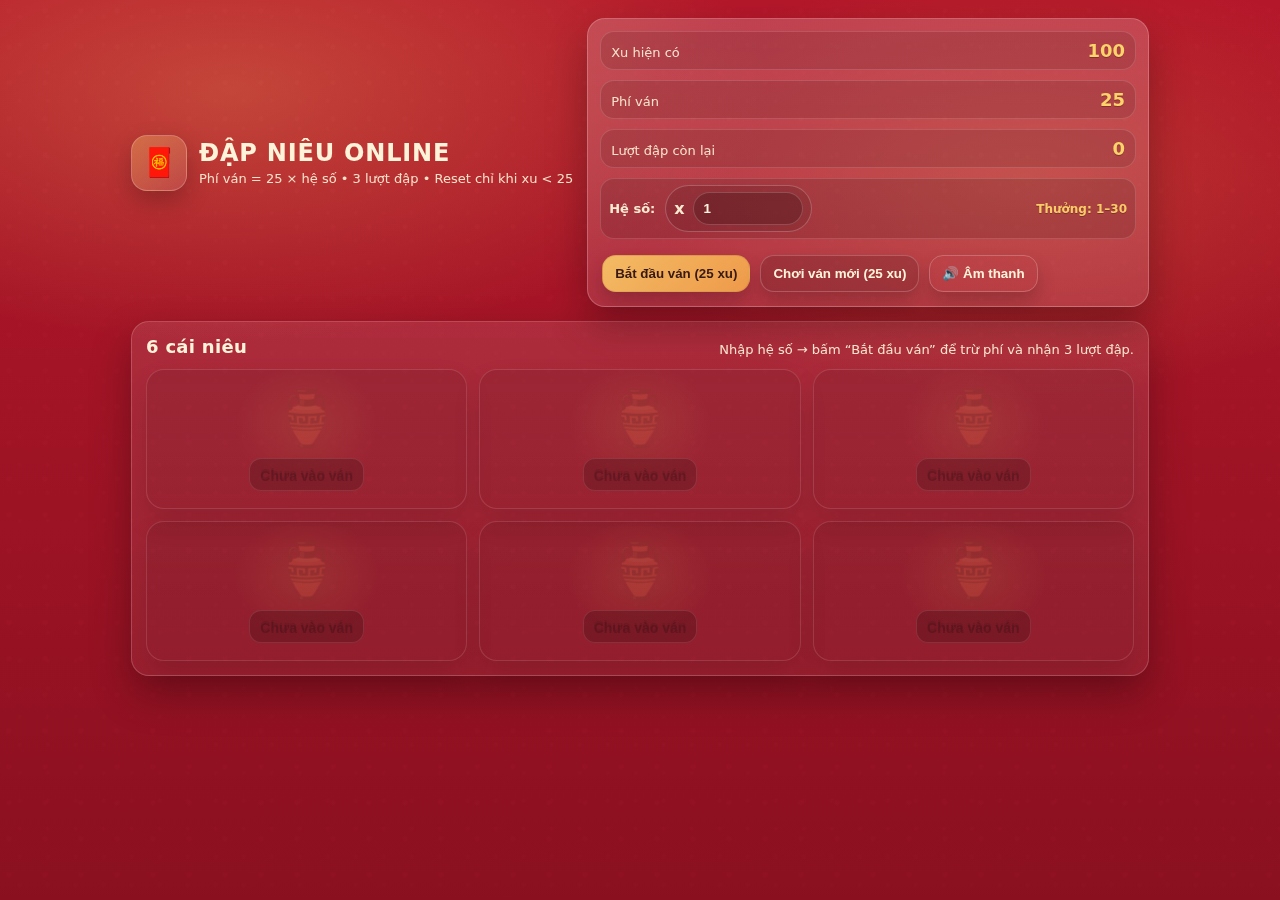
<file: WEB TIN/mini game/đạp nêu.html>
<!doctype html>
<html lang="vi">
<head>
  <meta charset="utf-8" />
  <meta name="viewport" content="width=device-width,initial-scale=1" />
  <title>Đập Niêu Online</title>
  <style>
    :root{
      --bg1:#8a1020; --bg2:#b4172a;
      --gold:#ffd36a; --cream:#fff4da;
      --card:rgba(255,255,255,.12); --card2:rgba(255,255,255,.18);
      --stroke:rgba(255,255,255,.22);
      --shadow: 0 18px 40px rgba(0,0,0,.28);
      --shadow2: 0 10px 24px rgba(0,0,0,.22);
    }
    *{ box-sizing:border-box; }
    html,body{ height:100%; }
    body{
      margin:0;
      min-height: 100vh;
      font-family: ui-sans-serif, system-ui, -apple-system, "Segoe UI", Roboto, Arial, "Noto Sans", "Helvetica Neue", sans-serif;
      color: var(--cream);
      background: transparent;
      overflow-x:hidden;
    }

    /* FIX nền bị cắt: nền fixed phủ full màn */
    .bg-base{
      position: fixed;
      inset: 0;
      z-index: -3;
      background:
        radial-gradient(900px 420px at 18% 10%, rgba(255,211,106,.25), transparent 60%),
        radial-gradient(700px 360px at 80% 20%, rgba(255,184,77,.18), transparent 60%),
        linear-gradient(180deg, var(--bg2), var(--bg1));
    }
    .bg-pattern{
      position:fixed; inset:0; pointer-events:none;
      z-index:-2;
      background:
        radial-gradient(circle at 25% 30%, rgba(255,255,255,.10) 0 2px, transparent 3px) 0 0/36px 36px,
        radial-gradient(circle at 70% 60%, rgba(255,255,255,.08) 0 1.5px, transparent 2.5px) 0 0/28px 28px;
      opacity:.35; mix-blend-mode: overlay;
    }

    .wrap{ max-width:1050px; margin:0 auto; padding:18px 16px 50px; }
    .top{ display:flex; gap:14px; align-items:stretch; justify-content:space-between; flex-wrap:wrap; }
    .brand{ display:flex; gap:12px; align-items:center; min-width:280px; }
    .logo{
      width:56px; height:56px; border-radius:16px; display:grid; place-items:center;
      background: linear-gradient(135deg, rgba(255,211,106,.34), rgba(255,255,255,.10));
      border:1px solid rgba(255,255,255,.22);
      box-shadow: var(--shadow2);
      font-size:28px;
    }
    .title h1{ margin:0; letter-spacing:.8px; font-weight:900; font-size:24px; }
    .title p{ margin:4px 0 0; opacity:.9; font-size:13px; }

    .panel{
      flex:1; min-width:320px;
      background: linear-gradient(180deg, var(--card2), var(--card));
      border:1px solid var(--stroke);
      border-radius:18px; box-shadow: var(--shadow);
      padding:12px;
      display:flex; flex-direction:column; gap:10px;
    }
    .stat{
      display:flex; justify-content:space-between; align-items:baseline;
      padding:8px 10px; border-radius:14px;
      background: rgba(0,0,0,.10);
      border:1px solid rgba(255,255,255,.14);
    }
    .stat .label{ opacity:.9; font-size:13px; }
    .stat .value{ font-weight:900; font-size:18px; color: var(--gold); text-shadow:0 1px 0 rgba(0,0,0,.25); }

    .controls{
      display:flex;
      gap:10px;
      flex-wrap:wrap;
      align-items:center;
      padding: 6px 8px;
      border-radius: 14px;
      background: rgba(0,0,0,.12);
      border: 1px solid rgba(255,255,255,.14);
    }
    .controls .ctl-label{
      font-size:13px; opacity:.95; font-weight:900;
    }
    .customMul{
      display:flex;
      align-items:center;
      gap:8px;
      padding: 6px 8px;
      border-radius: 999px;
      border:1px solid rgba(255,255,255,.22);
      background: rgba(0,0,0,.10);
    }
    .customMul input{
      width: 110px;
      padding: 8px 10px;
      border-radius: 999px;
      border:1px solid rgba(255,255,255,.18);
      background: rgba(0,0,0,.18);
      color: var(--cream);
      font-weight: 900;
      outline:none;
    }
    .mini{
      font-size:12px;
      opacity:.95;
      font-weight:900;
      color: var(--gold);
      text-shadow:0 1px 0 rgba(0,0,0,.25);
      margin-left:auto;
    }

    .actions{ display:flex; gap:10px; flex-wrap:wrap; padding:6px 2px 2px; }
    .btn{
      border:1px solid rgba(255,255,255,.20);
      background: rgba(0,0,0,.14);
      color: var(--cream);
      padding:10px 12px; border-radius:14px;
      cursor:pointer; font-weight:800;
      box-shadow:0 10px 18px rgba(0,0,0,.18);
      transition: transform .12s ease, filter .12s ease, opacity .12s ease;
      user-select:none;
    }
    .btn:hover{ transform: translateY(-1px); filter: brightness(1.04); }
    .btn:active{ transform: translateY(0px) scale(.99); }
    .btn.primary{
      background: linear-gradient(135deg, rgba(255,211,106,.85), rgba(255,184,77,.78));
      color:#381a12; border-color: rgba(0,0,0,.08);
    }
    .btn.ghost{ background: transparent; border-color: rgba(255,255,255,.22); }
    .btn:disabled{ opacity:.45; cursor:not-allowed; transform:none; }

    .main{ margin-top:14px; }
    .board{
      background: linear-gradient(180deg, rgba(255,255,255,.10), rgba(255,255,255,.06));
      border:1px solid rgba(255,255,255,.18);
      border-radius:18px; box-shadow: var(--shadow);
      padding:14px;
    }
    .board-head{ display:flex; justify-content:space-between; align-items:flex-end; gap:10px; flex-wrap:wrap; margin-bottom:12px; }
    .board-head h2{ margin:0; font-size:18px; letter-spacing:.3px; }
    .hint{ font-size:13px; opacity:.92; max-width: 720px; }

    .grid{ display:grid; grid-template-columns: repeat(3, minmax(0,1fr)); gap:12px; }
    .pot{
      position:relative;
      min-height:140px;
      border-radius:18px;
      border:1px solid rgba(255,255,255,.22);
      background:
        radial-gradient(120px 100px at 50% 40%, rgba(255,211,106,.18), transparent 60%),
        linear-gradient(180deg, rgba(0,0,0,.16), rgba(0,0,0,.10));
      box-shadow:0 14px 28px rgba(0,0,0,.22);
      cursor:pointer;
      overflow:hidden;
      display:flex; align-items:center; justify-content:center; flex-direction:column; gap:8px;
      transition: transform .12s ease, filter .12s ease;
      user-select:none;
    }
    .pot:hover{ transform: translateY(-2px); filter: brightness(1.05); }
    .pot:active{ transform: translateY(0px) scale(.99); }
    .pot[disabled]{ opacity:.55; cursor:not-allowed; transform:none !important; filter:none !important; }

    .pot .emoji{ font-size:54px; filter: drop-shadow(0 10px 12px rgba(0,0,0,.25)); }

    /* CHỮ SAU KHI ĐẬP: RÕ HƠN (không mờ) */
    .pot .sub{
      font-size: 14px;
      opacity: 1;
      font-weight: 900;
      text-align: center;
      padding: 7px 10px;
      border-radius: 12px;
      background: rgba(0,0,0,.34);         /* nền tối hơn để nổi */
      border: 1px solid rgba(255,255,255,.18);
      text-shadow: 0 2px 0 rgba(0,0,0,.45); /* shadow mạnh hơn */
      line-height: 1.2;
    }
    .pot.won .sub{
      color: #fff6d8;
      border-color: rgba(255,211,106,.65);
      background: rgba(0,0,0,.28);
    }

    .crack{
      position:absolute; inset:0; opacity:0;
      background:
        repeating-linear-gradient(125deg, rgba(255,255,255,.0) 0 10px, rgba(255,255,255,.25) 10px 12px),
        repeating-linear-gradient(55deg, rgba(0,0,0,.0) 0 14px, rgba(0,0,0,.18) 14px 16px);
      mix-blend-mode: overlay;
      transition: opacity .15s ease;
    }
    .pot.broken .crack{ opacity:.9; }
    .pot.broken{ animation: shake .28s ease-in-out 1; }
    @keyframes shake{
      0%{ transform: translateX(0) rotate(0deg); }
      25%{ transform: translateX(-2px) rotate(-1deg); }
      50%{ transform: translateX(2px) rotate(1deg); }
      75%{ transform: translateX(-1px) rotate(-.5deg); }
      100%{ transform: translateX(0) rotate(0deg); }
    }

    .coin-fly{
      position:absolute; left:50%; top:50%;
      transform: translate(-50%,-50%);
      font-size:34px; opacity:0; pointer-events:none;
    }
    .pot.won .coin-fly{ animation: fly 700ms ease-out 1; opacity:1; }
    @keyframes fly{
      0%{ transform: translate(-50%,-30%) scale(.9); opacity:0; }
      20%{ opacity:1; }
      100%{ transform: translate(-50%,-140%) scale(1.15); opacity:0; }
    }

    .toast{
      position:fixed; left:50%; bottom:18px;
      transform: translateX(-50%);
      background: rgba(0,0,0,.60);
      border:1px solid rgba(255,255,255,.22);
      box-shadow: var(--shadow2);
      padding:10px 14px; border-radius:14px;
      opacity:0; pointer-events:none;
      transition: opacity .18s ease, transform .18s ease;
      max-width: min(860px, calc(100% - 24px));
      text-align:center;
      font-weight:900;
      z-index: 50;
    }
    .toast.show{ opacity:1; transform: translateX(-50%) translateY(-4px); }

    @media (max-width:720px){
      .grid{ grid-template-columns: repeat(2, minmax(0,1fr)); }
      .pot{ min-height:130px; }
      .mini{ width:100%; margin-left:0; }
    }
  </style>
</head>
<body>
  <div class="bg-base" aria-hidden="true"></div>
  <div class="bg-pattern" aria-hidden="true"></div>

  <div class="wrap">
    <header class="top">
      <div class="brand">
        <div class="logo" aria-hidden="true">🧧</div>
        <div class="title">
          <h1>ĐẬP NIÊU ONLINE</h1>
          <p>Phí ván = 25 × hệ số • 3 lượt đập • Reset chỉ khi xu &lt; 25</p>
        </div>
      </div>

      <div class="panel">
        <div class="stat">
          <span class="label">Xu hiện có</span>
          <span class="value" id="coins">100</span>
        </div>
        <div class="stat">
          <span class="label">Phí ván</span>
          <span class="value" id="feeLabel">25</span>
        </div>
        <div class="stat">
          <span class="label">Lượt đập còn lại</span>
          <span class="value" id="hitsLeft">0</span>
        </div>

        <div class="controls">
          <div class="ctl-label">Hệ số:</div>

          <div class="customMul" title="Nhập hệ số bất kỳ (>=1)">
            <span style="font-weight:900; opacity:.95;">x</span>
            <input id="mulInput" inputmode="numeric" pattern="[0-9]*" placeholder="1" value="1" />
          </div>

          <div class="mini" id="rewardInfo">Thưởng: 10–30</div>
        </div>

        <div class="actions">
          <button id="btnStart" class="btn primary">Bắt đầu ván</button>
          <button id="btnPlayAgain" class="btn" disabled>Chơi ván mới</button>
          <button id="btnMute" class="btn ghost" aria-pressed="false" title="Bật/tắt âm thanh">🔊 Âm thanh</button>
        </div>
      </div>
    </header>

    <main class="main">
      <section class="board">
        <div class="board-head">
          <h2>6 cái niêu</h2>
          <div class="hint" id="hint">Nhập hệ số → bấm “Bắt đầu ván” để trừ phí và nhận 3 lượt đập.</div>
        </div>

        <div class="grid" id="potsGrid" aria-label="Bàn niêu"></div>
      </section>
    </main>

    <div class="toast" id="toast" role="status" aria-live="polite"></div>
  </div>

  <script>
    // ====== CONFIG ======
    const START_COINS = 100;
    const BASE_COST = 25;
    const HITS_PER_ROUND = 3;

    const POTS_TOTAL = 6;
    const REWARD_POTS = 3;
    const BASE_REWARD_MIN = 1;
    const BASE_REWARD_MAX = 30;

    // ====== DOM ======
    const $ = (s) => document.querySelector(s);
    const coinsEl = $("#coins");
    const feeLabelEl = $("#feeLabel");
    const hitsLeftEl = $("#hitsLeft");
    const hintEl = $("#hint");
    const gridEl = $("#potsGrid");
    const toastEl = $("#toast");
    const btnStart = $("#btnStart");
    const btnPlayAgain = $("#btnPlayAgain");
    const btnMute = $("#btnMute");
    const mulInput = $("#mulInput");
    const rewardInfo = $("#rewardInfo");

    // ====== STATE ======
    let coins = START_COINS;
    let hitsLeft = 0;
    let inRound = false;
    let roundEarned = 0;
    let muted = false;

    let multiplier = 1;
    let pots = []; // { id, reward: number|null, broken: boolean }

    // ====== AUDIO (Web Audio beeps) ======
    let audioCtx = null;

    function ensureAudio(){
      if (muted) return null;
      if (!audioCtx){
        const Ctx = window.AudioContext || window.webkitAudioContext;
        if (Ctx) audioCtx = new Ctx();
      }
      return audioCtx;
    }
    function resumeAudioIfNeeded(){
      const ctx = ensureAudio();
      if (ctx && ctx.state === "suspended") ctx.resume();
    }
    function beep({freq=440, dur=0.07, type="sine", gain=0.06}){
      const ctx = ensureAudio();
      if (!ctx) return;
      const now = ctx.currentTime;
      const osc = ctx.createOscillator();
      const g = ctx.createGain();
      osc.type = type;
      osc.frequency.setValueAtTime(freq, now);
      g.gain.setValueAtTime(gain, now);
      g.gain.exponentialRampToValueAtTime(0.0001, now + dur);
      osc.connect(g); g.connect(ctx.destination);
      osc.start(now); osc.stop(now + dur);
    }
    function sfxHit(){  // "cộp"
      beep({freq:220, dur:0.07, type:"square", gain:0.045});
      setTimeout(()=>beep({freq:140, dur:0.06, type:"triangle", gain:0.04}), 25);
    }
    function sfxWin(){  // "ting"
      beep({freq:880, dur:0.06, type:"sine", gain:0.06});
      setTimeout(()=>beep({freq:1175, dur:0.08, type:"sine", gain:0.055}), 60);
    }

    // ====== HELPERS ======
    function randInt(min, max){
      return Math.floor(Math.random()*(max-min+1))+min;
    }
    function shuffle(arr){
      for (let i=arr.length-1; i>0; i--){
        const j = Math.floor(Math.random()*(i+1));
        [arr[i], arr[j]] = [arr[j], arr[i]];
      }
      return arr;
    }

    let toastTimer = null;
    function showToast(msg){
      toastEl.textContent = msg;
      toastEl.classList.add("show");
      clearTimeout(toastTimer);
      toastTimer = setTimeout(()=>toastEl.classList.remove("show"), 1600);
    }
    function setHint(msg){ hintEl.textContent = msg; }

    // ====== Multiplier math ======
    function clampMultiplier(n){
      if (!Number.isFinite(n)) return 1;
      n = Math.floor(n);
      if (n < 1) n = 1;
      if (n > 9999) n = 9999;
      return n;
    }
    function getCost(){ return BASE_COST * multiplier; }
    function getRewardMin(){ return BASE_REWARD_MIN * multiplier; }
    function getRewardMax(){ return BASE_REWARD_MAX * multiplier; }

    function syncUI(){
      coinsEl.textContent = String(coins);
      hitsLeftEl.textContent = String(hitsLeft);
      feeLabelEl.textContent = String(getCost());
      rewardInfo.textContent = `Thưởng: ${getRewardMin()}–${getRewardMax()}`;
      btnStart.textContent = `Bắt đầu ván (${getCost()} xu)`;
      btnPlayAgain.textContent = `Chơi ván mới (${getCost()} xu)`;

      btnStart.disabled = inRound;
      btnPlayAgain.disabled = inRound;
      mulInput.disabled = inRound; // đang trong ván thì khóa hệ số
    }

    // ====== GAME ======
    function buildPotsForNewRound(){
      const rewards = [];
      for (let i=0;i<REWARD_POTS;i++) rewards.push(randInt(getRewardMin(), getRewardMax()));
      for (let i=0;i<POTS_TOTAL-REWARD_POTS;i++) rewards.push(null);
      shuffle(rewards);
      pots = rewards.map((r, idx)=>({ id: idx, reward: r, broken:false }));
    }

    function renderPots(){
      gridEl.innerHTML = "";
      for (const p of pots){
        const btn = document.createElement("button");
        btn.className = "pot";
        btn.type = "button";
        btn.dataset.id = String(p.id);

        btn.disabled = !inRound;

        btn.innerHTML = `
          <div class="crack" aria-hidden="true"></div>
          <div class="coin-fly" aria-hidden="true">🪙</div>
          <div class="emoji" aria-hidden="true">🏺</div>
          <div class="sub">${inRound ? "Bấm để đập!" : "Chưa vào ván"}</div>
        `;
        btn.addEventListener("click", () => hitPot(p.id));
        gridEl.appendChild(btn);
      }
    }

    function resetToStart(message){
      coins = START_COINS;
      hitsLeft = 0;
      inRound = false;
      roundEarned = 0;

      pots = Array.from({length:POTS_TOTAL}, (_,i)=>({ id:i, reward:null, broken:false }));

      syncUI();
      renderPots();
      setHint("Nhập hệ số → bấm “Bắt đầu ván” để trừ phí và nhận 3 lượt đập.");
      if (message) showToast(message);
    }

    // CHỈ RESET KHI coins < 25
    function maybeResetIfBelow25(){
      if (coins < BASE_COST){
        showToast("Bạn đã hết xu (<25). Reset về 100 xu!");
        setHint("Xu < 25 nên reset về 100, quay về trạng thái ban đầu.");
        setTimeout(()=>resetToStart("Đã reset về 100 xu!"), 650);
        return true;
      }
      return false;
    }

    function startRound(){
      // nếu <25 thì reset
      if (maybeResetIfBelow25()) return;

      const cost = getCost();

      // nếu >=25 nhưng không đủ theo hệ số => không reset, chỉ báo
      if (coins < cost){
        showToast(`Không đủ xu cho x${multiplier} (cần ${cost} xu).`);
        setHint(`Bạn có ${coins} xu, không đủ phí ${cost}. Hãy giảm hệ số.`);
        return;
      }

      coins -= cost;
      inRound = true;
      hitsLeft = HITS_PER_ROUND;
      roundEarned = 0;

      buildPotsForNewRound();
      syncUI();
      renderPots();
      setHint(`Vào ván x${multiplier}! Bạn có 3 lượt đập. Thưởng: ${getRewardMin()}–${getRewardMax()} xu.`);
      showToast(`Vào ván x${multiplier}! Trừ ${cost} xu ✅`);
    }

    function endRound(){
      inRound = false;
      // khóa hết niêu
      gridEl.querySelectorAll(".pot").forEach(b=>b.disabled = true);

      showToast(`Bạn đập được tổng cộng: ${roundEarned} xu`);
      setHint(`Kết thúc ván! Bạn đập được: ${roundEarned} xu. Bấm “Chơi ván mới”.`);
      syncUI();

      // sau ván: chỉ reset nếu coins < 25
      maybeResetIfBelow25();
    }

    function hitPot(id){
      if (!inRound) return;
      if (hitsLeft <= 0) return;

      const pot = pots.find(x=>x.id===id);
      if (!pot || pot.broken) return;

      pot.broken = true;
      hitsLeft -= 1;
      syncUI();

      const btn = gridEl.querySelector(`.pot[data-id="${id}"]`);
      if (!btn) return;

      btn.classList.add("broken");
      btn.disabled = true;

      const sub = btn.querySelector(".sub");
      sfxHit();

      if (pot.reward != null){
        coins += pot.reward;
        roundEarned += pot.reward;

        btn.classList.add("won");
        if (sub) sub.textContent = `+${pot.reward} xu!`;
        sfxWin();
        showToast(`Trúng ${pot.reward} xu 🪙`);
      } else {
        if (sub) sub.textContent = "há há xui nha mạy";
        showToast("há há xui nha mạy 😭");
      }

      syncUI();

      if (hitsLeft === 0) endRound();
    }

    // ====== EVENTS ======
    btnStart.addEventListener("click", () => {
      resumeAudioIfNeeded();
      startRound();
    });

    btnPlayAgain.addEventListener("click", () => {
      resumeAudioIfNeeded();
      startRound();
    });

    btnMute.addEventListener("click", () => {
      muted = !muted;
      btnMute.setAttribute("aria-pressed", muted ? "true" : "false");
      btnMute.textContent = muted ? "🔇 Tắt âm" : "🔊 Âm thanh";
      showToast(muted ? "Đã tắt âm" : "Đã bật âm");
    });

    // hệ số nhập tự do (xóa/nhập thoải mái)
    mulInput.addEventListener("input", () => {
      if (inRound) return;

      const raw = mulInput.value.replace(/[^\d]/g, "");
      // cho phép rỗng lúc đang xóa
      if (raw === ""){
        multiplier = 1;
        syncUI();
        setHint("Nhập hệ số (>=1). Đang tạm tính x1.");
        return;
      }
      mulInput.value = raw;
      multiplier = clampMultiplier(Number(raw));
      syncUI();
      setHint(`Hệ số hiện tại: x${multiplier}. Phí ván: ${getCost()} xu. Thưởng: ${getRewardMin()}–${getRewardMax()} xu.`);
    });

    // ====== INIT ======
    resetToStart();
    syncUI();
  </script>
</body>
</html>
</file>
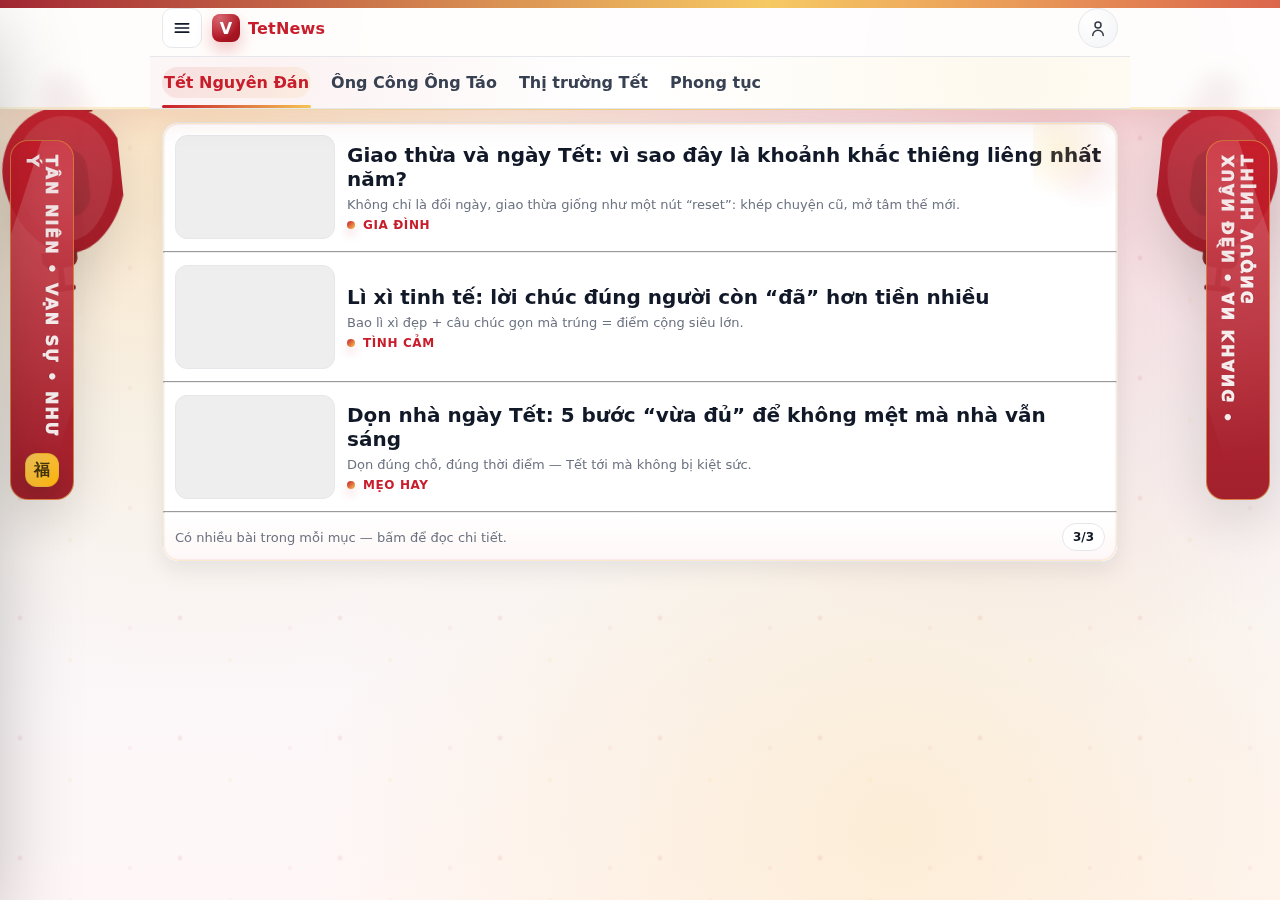
<file: WEB TIN/TẾT NAY CÓ GÌ/TETNAYCOGI.HTML>
<!doctype html>
<html lang="vi">
<head>
  <meta charset="utf-8" />
  <meta name="viewport" content="width=device-width,initial-scale=1" />
  <title>TetNews — Chuyên mục Tết</title>
  <style>
    :root{
      --bg:#f3f4f6;
      --card:#ffffff;
      --text:#111827;
      --muted:#6b7280;
      --line:#e5e7eb;
      --brand:#c81d2b;
      --brand2:#9b111e;
      --gold:#f6c453;
      --gold2:#ffb300;
      --shadow: 0 8px 22px rgba(17,24,39,.08);
      --radius:14px;
      --radius2:16px;
    }
    *{box-sizing:border-box}
    html,body{height:100%}
    body{
      margin:0;
      color:var(--text);
      font-family: ui-sans-serif, system-ui, -apple-system, "Segoe UI", Roboto, Arial;
      /* nền Tết: đỏ nhạt + ánh vàng */
      background:
        radial-gradient(circle at 18% 12%, rgba(246,196,83,.28), transparent 42%),
        radial-gradient(circle at 85% 8%, rgba(200,29,43,.14), transparent 38%),
        radial-gradient(circle at 70% 92%, rgba(246,196,83,.16), transparent 45%),
        linear-gradient(180deg, #fff7f7 0%, #f3f4f6 55%, #f7fafc 100%);
      overflow-x:hidden;
    }

    /* ====== TẾT PATTERN + DECOR ====== */
    .tet-pattern{
      position:fixed; inset:0;
      pointer-events:none;
      z-index:1;
      opacity:.22;
      background-image:
        radial-gradient(circle at 20px 18px, rgba(200,29,43,.32) 2px, transparent 3px),
        radial-gradient(circle at 70px 60px, rgba(246,196,83,.30) 2px, transparent 3px),
        radial-gradient(circle at 130px 28px, rgba(200,29,43,.18) 1.5px, transparent 3px);
      background-size: 160px 120px;
      filter: blur(.2px);
    }
    .tet-ribbon{
      position:fixed; top:0; left:0; right:0;
      height:6px;
      background: linear-gradient(90deg, var(--brand), var(--gold), var(--brand2));
      z-index:25;
      pointer-events:none;
      opacity:.9;
    }

    /* ======= EXTRA TẾT DECOR (V2) ======= */
    .tet-ribbon{
      height:8px;
      background: linear-gradient(90deg, var(--brand2), var(--gold), var(--brand), var(--gold2), var(--brand2));
      background-size: 240% 100%;
      animation: ribbonShine 6s linear infinite;
    }
    @keyframes ribbonShine{
      0%{ background-position: 0% 50%; }
      100%{ background-position: 240% 50%; }
    }

    /* Câu đối hai bên (desktop) */
    .couplet{
      position:fixed;
      top:140px;
      width:64px;
      height:360px;
      z-index:4;
      pointer-events:none;
      opacity:.95;
      filter: drop-shadow(0 18px 28px rgba(0,0,0,.14));
    }
    .couplet.left{ left:10px; }
    .couplet.right{ right:10px; transform: scaleX(-1); }
    .couplet .panel{
      width:100%; height:100%;
      border-radius:18px;
      background:
        linear-gradient(180deg, rgba(200,29,43,.98), rgba(155,17,30,.98));
      border:1px solid rgba(246,196,83,.55);
      position:relative;
      overflow:hidden;
    }
    .couplet .panel::before{
      content:"";
      position:absolute; inset:-40%;
      background: radial-gradient(circle at 30% 30%, rgba(255,255,255,.35), rgba(255,255,255,0) 60%);
      transform: rotate(18deg);
      opacity:.55;
    }
    .couplet .seal{
      position:absolute;
      left:50%; bottom:12px;
      transform: translateX(-50%);
      width:34px; height:34px;
      border-radius:12px;
      background: linear-gradient(135deg, var(--gold), var(--gold2));
      border:1px solid rgba(0,0,0,.08);
      display:grid; place-items:center;
      color:#3b2a00;
      font-weight:1000;
      box-shadow: 0 12px 22px rgba(0,0,0,.18);
    }
    .couplet .text{
      position:absolute;
      inset:14px 10px 58px;
      writing-mode: vertical-rl;
      text-orientation: mixed;
      display:flex;
      align-items:center;
      justify-content:center;
      font-weight:1000;
      letter-spacing: 2px;
      color: rgba(255,255,255,.92);
      text-shadow: 0 1px 0 rgba(0,0,0,.15);
      font-size: 16px;
      line-height: 1.2;
    }
    @media (max-width: 1200px){
      .couplet{ display:none; }
    }

    /* Nâng vibe topbar + tabs */
    .topbar{
      border-bottom: 1px solid rgba(200,29,43,.14);
      box-shadow: 0 10px 28px rgba(155,17,30,.10);
    }
    .topbar::after{
      content:"";
      position:absolute;
      left:0; right:0; bottom:-1px;
      height:3px;
      background: linear-gradient(90deg, rgba(246,196,83,.2), rgba(246,196,83,.8), rgba(246,196,83,.2));
      opacity:.9;
      pointer-events:none;
    }
    .tabs{
      background: linear-gradient(180deg, #fff, #fff5f5);
    }
    .tabs::before{
      content:"";
      position:absolute;
      inset:0;
      background:
        radial-gradient(circle at 12% 40%, rgba(200,29,43,.06), transparent 40%),
        radial-gradient(circle at 88% 40%, rgba(246,196,83,.10), transparent 42%);
      pointer-events:none;
    }
    .tab{
      border-radius: 999px;
      padding:8px 10px;
      transition: background .15s ease, transform .12s ease, color .15s ease;
    }
    .tab:hover{
      background: rgba(200,29,43,.06);
    }
    .tab.active{
      background: linear-gradient(135deg, rgba(200,29,43,.10), rgba(246,196,83,.12));
    }

    /* Viền góc Tết cho card */
    .news-card, .article{
      position:relative;
    }
    .news-card::before, .article::before{
      content:"";
      position:absolute;
      inset:0;
      pointer-events:none;
      border-radius: inherit;
      border: 1px solid rgba(246,196,83,.28);
      box-shadow: inset 0 0 0 1px rgba(200,29,43,.05);
    }
    .news-card::after, .article::after{
      content:"";
      position:absolute;
      top:0; right:0;
      width:84px; height:84px;
      background:
        radial-gradient(circle at 30% 30%, rgba(246,196,83,.55), rgba(246,196,83,0) 60%),
        radial-gradient(circle at 65% 55%, rgba(200,29,43,.20), rgba(200,29,43,0) 60%);
      opacity:.35;
      pointer-events:none;
    }

    /* Nền tổng thể đậm Tết hơn */
    body{
      background:
        radial-gradient(circle at 16% 10%, rgba(246,196,83,.30), transparent 45%),
        radial-gradient(circle at 82% 12%, rgba(200,29,43,.16), transparent 42%),
        radial-gradient(circle at 70% 92%, rgba(246,196,83,.20), transparent 48%),
        linear-gradient(180deg, #fff1f1 0%, #f7f7fb 48%, #fff7f7 100%);
    }
    .lantern{
      position:fixed;
      top:76px;
      width:140px;
      height:220px;
      z-index:3;
      pointer-events:none;
      opacity:.95;
      filter: drop-shadow(0 20px 30px rgba(0,0,0,.12));
    }
    .lantern.left{ left:-18px; transform: rotate(-6deg); }
    .lantern.right{ right:-18px; transform: rotate(6deg) scaleX(-1); }
    .lantern svg{ width:100%; height:100%; display:block; }
    @media (max-width: 920px){
      .lantern{ display:none; }
    }

    /* ======= TOPBAR ======= */
    .topbar{
      position:sticky; top:0; z-index:20;
      background: rgba(255,255,255,.92);
      backdrop-filter: blur(10px);
      border-bottom:1px solid var(--line);
    }
    .topbar-inner{
      height:56px;
      display:flex;
      align-items:center;
      justify-content:space-between;
      padding:0 12px;
      max-width: 980px;
      margin:0 auto;
      position:relative;
      z-index:2;
    }
    .left{ display:flex; align-items:center; gap:10px; }
    .icon-btn{
      width:40px; height:40px;
      border-radius:10px;
      border:1px solid var(--line);
      background:#fff;
      display:grid; place-items:center;
      cursor:pointer;
      transition:.15s transform ease;
    }
    .icon-btn:active{ transform:scale(.97); }
    .logo{
      display:flex; align-items:center; gap:8px;
      font-weight:900;
      letter-spacing:.2px;
      color:var(--brand);
      user-select:none;
    }
    .logo-badge{
      width:28px;height:28px;border-radius:8px;
      background:linear-gradient(135deg, var(--brand), var(--brand2));
      display:grid;place-items:center;
      color:#fff;font-size:16px;
      box-shadow: 0 8px 16px rgba(200,29,43,.25);
      position:relative;
      overflow:hidden;
    }
    .logo-badge::after{
      content:"";
      position:absolute; inset:-20%;
      background: radial-gradient(circle at 30% 30%, rgba(255,255,255,.6), rgba(255,255,255,0) 55%);
      transform: rotate(12deg);
      opacity:.55;
    }
    .avatar{
      width:40px;height:40px;border-radius:999px;
      border:1px solid var(--line);
      background: radial-gradient(circle at 30% 30%, #fff, #f3f4f6);
      display:grid; place-items:center;
      cursor:pointer;
    }
    .avatar svg{ opacity:.85 }

    /* ======= TABS ======= */
    .tabs{
      max-width: 980px;
      margin:0 auto;
      background:#fff;
      border-top:1px solid var(--line);
      border-bottom:1px solid var(--line);
      overflow:auto;
      -webkit-overflow-scrolling: touch;
      position:relative;
      z-index:2;
    }
    .tabs-row{
      display:flex;
      gap:18px;
      padding:10px 12px;
      min-width:max-content;
      align-items:center;
    }
    .tab{
      font-weight:800;
      color:#374151;
      white-space:nowrap;
      text-decoration:none;
      position:relative;
      padding:6px 2px;
    }
    .tab.active{ color:var(--brand); }
    .tab.active::after{
      content:"";
      position:absolute; left:0; right:0; bottom:-10px;
      height:3px; border-radius:999px;
      background: linear-gradient(90deg, var(--brand), var(--gold));
    }

    /* ======= LAYOUT ======= */
    .wrap{
      max-width: 980px;
      margin: 12px auto;
      padding: 0 12px 24px;
      position:relative;
      z-index:10; /* trên hiệu ứng rơi */
    }

    /* ======= LIST CARD ======= */
    .news-card{
      background:var(--card);
      border:1px solid var(--line);
      border-radius: var(--radius2);
      box-shadow: var(--shadow);
      overflow:hidden;
    }
    .news-item{
      display:flex;
      gap:12px;
      padding:12px;
      cursor:pointer;
      transition: background .15s ease, transform .12s ease;
      align-items:center;
    }
    .news-item:hover{ background:#fafafa; }
    .news-item:active{ transform: scale(.995); }
    .thumb{
      width:128px;
      height:88px;
      border-radius:12px;
      overflow:hidden;
      flex:0 0 auto;
      border:1px solid var(--line);
      background:#eee;
    }
    .thumb img{ width:100%; height:100%; object-fit:cover; display:block; }
    .meta{
      display:flex;
      flex-direction:column;
      gap:6px;
      min-width:0;
      flex:1;
    }
    .title{
      font-size:18px;
      line-height:1.2;
      margin:0;
      font-weight:900;
      color:#111827;
      display:-webkit-box;
      -webkit-line-clamp:3;
      -webkit-box-orient:vertical;
      overflow:hidden;
    }
    .tag{
      font-weight:900;
      color:var(--brand);
      letter-spacing:.6px;
      font-size:12px;
      text-transform:uppercase;
      display:flex;
      align-items:center;
      gap:8px;
    }
    .tag .dot{
      width:8px;height:8px;border-radius:999px;
      background: linear-gradient(135deg, var(--brand), var(--gold));
      box-shadow: 0 6px 10px rgba(200,29,43,.18);
      flex:0 0 auto;
    }
    .subline{
      margin:0;
      color:var(--muted);
      font-size:13px;
      display:-webkit-box;
      -webkit-line-clamp:2;
      -webkit-box-orient:vertical;
      overflow:hidden;
    }
    .divider{ height:1px; background:var(--line); margin:0; }
    .hint{
      padding:10px 12px;
      color:var(--muted);
      font-size:13px;
      display:flex;
      align-items:center;
      justify-content:space-between;
      gap:10px;
      background: linear-gradient(180deg, #fff, #fff7f7);
    }
    .pill{
      font-size:12px;
      font-weight:900;
      padding:6px 10px;
      border-radius:999px;
      border:1px solid var(--line);
      background:#fff;
      color:#111827;
    }

    /* ======= ARTICLE VIEW ======= */
    .article{
      display:none;
      background:#fff;
      border:1px solid var(--line);
      border-radius: var(--radius2);
      box-shadow: var(--shadow);
      overflow:hidden;
    }
    .article-header{
      padding:14px 14px 10px;
      border-bottom:1px solid var(--line);
      background:
        radial-gradient(circle at 12% 18%, rgba(246,196,83,.18), transparent 42%),
        linear-gradient(180deg, #fff, #fff7f7);
    }
    .article-tag{
      color:var(--brand);
      font-weight:1000;
      letter-spacing:.6px;
      font-size:12px;
      text-transform:uppercase;
      display:flex;
      align-items:center;
      gap:8px;
    }
    .article-tag::before{
      content:"";
      width:8px;height:8px;border-radius:999px;
      background: linear-gradient(135deg, var(--brand), var(--gold));
      box-shadow: 0 6px 10px rgba(200,29,43,.18);
    }
    .article-title{
      margin:8px 0 0;
      font-size:24px;
      line-height:1.15;
      font-weight:1000;
    }
    .article-sub{
      margin:10px 0 0;
      color:var(--muted);
      font-size:13px;
    }
    .hero{
      width:100%;
      height:220px;
      background:#0b0f19;
      overflow:hidden;
      border-bottom:1px solid var(--line);
      position:relative;
    }
    .hero::after{
      content:"";
      position:absolute; inset:0;
      background: linear-gradient(to top, rgba(0,0,0,.45), rgba(0,0,0,0));
      pointer-events:none;
    }
    .hero img{ width:100%; height:100%; object-fit:cover; display:block; }
    .article-body{
      padding:14px;
      line-height:1.78;
      color:#111827;
      font-size:16px;
    }
    .article-body h3{ margin:16px 0 8px; font-size:18px; }
    .article-body ul, .article-body ol{ margin:8px 0 8px 18px; padding:0; }
    .note{
      background:#fff7ed;
      border:1px solid #fed7aa;
      color:#9a3412;
      padding:10px 12px;
      border-radius:12px;
      font-size:14px;
    }
    .quote{
      border-left:4px solid var(--brand);
      padding:10px 12px;
      margin:12px 0;
      background:#fff5f5;
      border-radius:12px;
      color:#7f1d1d;
      font-weight:700;
    }
    .kicker{
      color:#374151;
      font-weight:800;
      margin:10px 0 0;
      font-size:14px;
    }
    .muted{
      color:var(--muted);
      font-size:14px;
      margin-top:8px;
    }

    /* ===== Related ===== */
    .related{
      border-top:1px solid var(--line);
      background: linear-gradient(180deg, #fff, #fff7f7);
      padding:12px 14px 14px;
    }
    .related h3{
      margin:0 0 10px;
      font-size:14px;
      font-weight:1000;
      letter-spacing:.4px;
      text-transform:uppercase;
      color:#7f1d1d;
      display:flex; align-items:center; gap:8px;
    }
    .related h3::before{
      content:"🧧";
      font-size:16px;
    }
    .related-list{
      display:flex;
      flex-direction:column;
      gap:10px;
    }
    .related-item{
      display:flex;
      gap:10px;
      align-items:center;
      padding:10px;
      border:1px solid var(--line);
      border-radius:12px;
      background:#fff;
      cursor:pointer;
      transition: background .15s ease, transform .12s ease;
    }
    .related-item:hover{ background:#fafafa; }
    .related-item:active{ transform: scale(.995); }
    .related-thumb{
      width:92px; height:64px;
      border-radius:10px;
      overflow:hidden;
      border:1px solid var(--line);
      background:#eee;
      flex:0 0 auto;
    }
    .related-thumb img{ width:100%; height:100%; object-fit:cover; display:block; }
    .related-meta{ min-width:0; flex:1; display:flex; flex-direction:column; gap:4px; }
    .related-title{
      margin:0;
      font-size:14px;
      line-height:1.22;
      font-weight:1000;
      display:-webkit-box;
      -webkit-line-clamp:2;
      -webkit-box-orient:vertical;
      overflow:hidden;
    }
    .related-sub{
      margin:0;
      color:var(--muted);
      font-size:12px;
      font-weight:800;
      display:-webkit-box;
      -webkit-line-clamp:1;
      -webkit-box-orient:vertical;
      overflow:hidden;
    }

    .actions{
      display:flex;
      gap:10px;
      padding:12px 14px;
      border-top:1px solid var(--line);
      background:#fff;
      align-items:center;
      justify-content:space-between;
      flex-wrap:wrap;
    }
    .btn{
      border:1px solid var(--line);
      background:#fff;
      padding:10px 12px;
      border-radius:12px;
      font-weight:900;
      cursor:pointer;
    }
    .btn.primary{
      border-color: rgba(200,29,43,.25);
      background: linear-gradient(135deg, var(--brand), var(--brand2));
      color:#fff;
      box-shadow: 0 10px 18px rgba(200,29,43,.18);
    }
    .btn:active{ transform: scale(.98); }

    /* ======= DRAWER ======= */
    .drawer-backdrop{
      position:fixed; inset:0;
      background:rgba(0,0,0,.35);
      display:none;
      z-index:30;
    }
    .drawer{
      position:fixed; top:0; left:0;
      width:300px; height:100%;
      background:#fff;
      border-right:1px solid var(--line);
      box-shadow: 0 30px 80px rgba(0,0,0,.25);
      transform: translateX(-102%);
      transition: transform .2s ease;
      z-index:31;
      display:flex;
      flex-direction:column;
    }
    .drawer.open{ transform: translateX(0); }
    .drawer-head{
      padding:14px 14px 10px;
      border-bottom:1px solid var(--line);
      display:flex; align-items:center; justify-content:space-between;
      gap:10px;
      background: linear-gradient(180deg, #fff, #fff7f7);
    }
    .drawer-title{
      font-weight:1000; color:#111827;
      display:flex; align-items:center; gap:8px;
    }
    .drawer-body{ padding:12px 14px; display:flex; flex-direction:column; gap:10px; }
    .drawer-link{
      padding:12px 12px;
      border:1px solid var(--line);
      border-radius:12px;
      text-decoration:none;
      color:#111827;
      font-weight:900;
      background:#fff;
    }
    .drawer-link small{ display:block; color:var(--muted); font-weight:800; margin-top:4px; }

    @media (min-width: 720px){
      .hero{ height: 340px; }
      .thumb{ width:160px; height:104px; }
      .title{ font-size:20px; }
      .article-title{ font-size:30px; }
    }

    /* =========================
       Petals + Glitter FX
    ========================= */
    #petals, #glitter{
      position: fixed;
      inset: 0;
      pointer-events: none;
      z-index: 5; /* dưới nội dung (wrap z-index 10), dưới topbar (20) */
      overflow: hidden;
    }

    .petal{
      position:absolute;
      top:-12vh;
      width:12px;
      height:12px;
      border-radius: 12px 2px 12px 2px;
      background: radial-gradient(circle at 30% 30%, rgba(255,215,230,.95), rgba(255,120,170,.75));
      box-shadow: 0 10px 18px rgba(200,29,43,.12);
      opacity:.85;
      filter: saturate(1.1);
      transform: translate3d(0,0,0) rotate(0deg);
      animation: petalFall linear infinite;
    }
    .petal::after{
      content:"";
      position:absolute;
      inset:0;
      border-radius: inherit;
      background: radial-gradient(circle at 70% 25%, rgba(255,255,255,.55), rgba(255,255,255,0) 60%);
      opacity:.85;
    }

    .glit{
      position:absolute;
      top:-12vh;
      width:3px;
      height:3px;
      border-radius:999px;
      background: rgba(255, 230, 160, .95);
      box-shadow: 0 0 10px rgba(255, 215, 120, .55);
      opacity:.9;
      animation: glitterFall linear infinite, glitterTwinkle ease-in-out infinite;
    }

    @keyframes petalFall{
      0%   { transform: translate3d(0,-12vh,0) rotate(0deg); }
      100% { transform: translate3d(var(--dx), 115vh, 0) rotate(var(--rot)); }
    }
    @keyframes glitterFall{
      0%   { transform: translate3d(0,-12vh,0); }
      100% { transform: translate3d(var(--dx), 115vh, 0); }
    }
    @keyframes glitterTwinkle{
      0%, 100% { opacity:.25; filter: blur(.2px); }
      50%      { opacity:1;   filter: blur(0px); }
    }

    @media (max-width: 520px){
      .petal{ width:10px; height:10px; opacity:.75; }
      .glit{ width:2.5px; height:2.5px; }
    }
  </style>
</head>

<body>
  <!-- Tết decorations -->
  <div class="tet-ribbon" aria-hidden="true"></div>
  <div class="tet-pattern" aria-hidden="true"></div>

  <div class="lantern left" aria-hidden="true">
    <svg viewBox="0 0 200 320" fill="none">
      <path d="M100 20c0-10 8-18 18-18h18c10 0 18 8 18 18v20H100V20Z" fill="#7f1d1d"/>
      <path d="M100 40h70v18H100V40Z" fill="#991b1b"/>
      <path d="M30 140c0-52 40-94 90-94s90 42 90 94-40 120-90 120-90-68-90-120Z" fill="url(#g1)"/>
      <path d="M50 140c0-44 31-80 70-80s70 36 70 80-31 102-70 102-70-58-70-102Z" fill="rgba(255,255,255,.10)"/>
      <path d="M78 108h44c18 0 32 14 32 32v36c0 18-14 32-32 32H78c-18 0-32-14-32-32v-36c0-18 14-32 32-32Z" fill="rgba(0,0,0,.10)"/>
      <path d="M90 122h20" stroke="rgba(255,255,255,.75)" stroke-width="6" stroke-linecap="round"/>
      <path d="M74 256h52v10c0 8-6 14-14 14H88c-8 0-14-6-14-14v-10Z" fill="#7f1d1d"/>
      <path d="M100 280v28" stroke="#7f1d1d" stroke-width="8" stroke-linecap="round"/>
      <path d="M85 310h30" stroke="#7f1d1d" stroke-width="8" stroke-linecap="round"/>
      <defs>
        <linearGradient id="g1" x1="30" y1="60" x2="190" y2="260" gradientUnits="userSpaceOnUse">
          <stop stop-color="#c81d2b"/>
          <stop offset="1" stop-color="#9b111e"/>
        </linearGradient>
      </defs>
    </svg>
  </div>
  <div class="lantern right" aria-hidden="true">
    <svg viewBox="0 0 200 320" fill="none">
      <path d="M100 20c0-10 8-18 18-18h18c10 0 18 8 18 18v20H100V20Z" fill="#7f1d1d"/>
      <path d="M100 40h70v18H100V40Z" fill="#991b1b"/>
      <path d="M30 140c0-52 40-94 90-94s90 42 90 94-40 120-90 120-90-68-90-120Z" fill="url(#g2)"/>
      <path d="M50 140c0-44 31-80 70-80s70 36 70 80-31 102-70 102-70-58-70-102Z" fill="rgba(255,255,255,.10)"/>
      <path d="M78 108h44c18 0 32 14 32 32v36c0 18-14 32-32 32H78c-18 0-32-14-32-32v-36c0-18 14-32 32-32Z" fill="rgba(0,0,0,.10)"/>
      <path d="M90 122h20" stroke="rgba(255,255,255,.75)" stroke-width="6" stroke-linecap="round"/>
      <path d="M74 256h52v10c0 8-6 14-14 14H88c-8 0-14-6-14-14v-10Z" fill="#7f1d1d"/>
      <path d="M100 280v28" stroke="#7f1d1d" stroke-width="8" stroke-linecap="round"/>
      <path d="M85 310h30" stroke="#7f1d1d" stroke-width="8" stroke-linecap="round"/>
      <defs>
        <linearGradient id="g2" x1="30" y1="60" x2="190" y2="260" gradientUnits="userSpaceOnUse">
          <stop stop-color="#c81d2b"/>
          <stop offset="1" stop-color="#9b111e"/>
        </linearGradient>
      </defs>
    </svg>
  </div>


  <!-- Câu đối Tết (desktop) -->
  <div class="couplet left" aria-hidden="true">
    <div class="panel">
      <div class="text">TÂN NIÊN • VẠN SỰ • NHƯ Ý</div>
      <div class="seal">福</div>
    </div>
  </div>
  <div class="couplet right" aria-hidden="true">
    <div class="panel">
      <div class="text">XUÂN ĐẾN • AN KHANG • THỊNH VƯỢNG</div>
      
    </div>
  </div>

  <!-- FX layers -->
  <div id="petals" aria-hidden="true"></div>
  <div id="glitter" aria-hidden="true"></div>

  <!-- Drawer -->
  <div class="drawer-backdrop" id="drawerBackdrop" aria-hidden="true"></div>
  <aside class="drawer" id="drawer" aria-label="Menu">
    <div class="drawer-head">
      <div class="drawer-title">
        <span class="logo-badge">📰</span>
        <span>Chuyên mục Tết</span>
      </div>
      <button class="icon-btn" id="closeDrawer" aria-label="Đóng menu">✕</button>
    </div>
    <div class="drawer-body">
      <a class="drawer-link" href="#!" data-go="tab" data-tab="tet-nguyen-dan">
        Tết Nguyên Đán
        <small>Giao thừa & ngày Tết</small>
      </a>
      <a class="drawer-link" href="#!" data-go="tab" data-tab="ong-cong-ong-tao">
        Ông Công Ông Táo
        <small>Nghi lễ, ý nghĩa, mốc thời gian</small>
      </a>
      <a class="drawer-link" href="#!" data-go="tab" data-tab="thi-truong-tet">
        Thị trường Tết
        <small>Mua sắm, giá cả, kế hoạch chi tiêu</small>
      </a>
      <a class="drawer-link" href="#!" data-go="tab" data-tab="phong-tuc">
        Phong tục
        <small>Xông đất, lì xì, kiêng kỵ</small>
      </a>
    </div>
  </aside>

  <!-- Topbar -->
  <header class="topbar">
    <div class="topbar-inner">
      <div class="left">
        <button class="icon-btn" id="openDrawer" aria-label="Mở menu">
          <svg width="20" height="20" viewBox="0 0 24 24" fill="none" aria-hidden="true">
            <path d="M4 7h16M4 12h16M4 17h16" stroke="#111827" stroke-width="2" stroke-linecap="round"/>
          </svg>
        </button>

        <div class="logo" aria-label="Logo">
          <span class="logo-badge">V</span>
          <span>TetNews</span>
        </div>
      </div>

      <div class="avatar" title="Tài khoản">
        <svg width="18" height="18" viewBox="0 0 24 24" fill="none" aria-hidden="true">
          <path d="M12 12a4 4 0 1 0-4-4 4 4 0 0 0 4 4Zm7 10a7 7 0 1 0-14 0" stroke="#111827" stroke-width="2" stroke-linecap="round"/>
        </svg>
      </div>
    </div>

    <!-- Tabs -->
    <nav class="tabs" aria-label="Danh mục">
      <div class="tabs-row">
        <a class="tab active" href="#!" data-tab="tet-nguyen-dan">Tết Nguyên Đán</a>
        <a class="tab" href="#!" data-tab="ong-cong-ong-tao">Ông Công Ông Táo</a>
        <a class="tab" href="#!" data-tab="thi-truong-tet">Thị trường Tết</a>
        <a class="tab" href="#!" data-tab="phong-tuc">Phong tục</a>
      </div>
    </nav>
  </header>

  <main class="wrap">
    <!-- LIST VIEW -->
    <section id="listView" class="news-card" aria-label="Danh sách bài">
      <div id="newsList"></div>
      <hr class="divider" />
      <div class="hint">
        <span id="listHint">Có nhiều bài trong mỗi mục — bấm để đọc chi tiết.</span>
        <span class="pill" id="listCount">0/0</span>
      </div>
    </section>

    <!-- ARTICLE VIEW -->
    <article id="articleView" class="article" aria-label="Bài viết chi tiết">
      <div class="article-header">
        <div class="article-tag" id="aTag"></div>
        <h1 class="article-title" id="aTitle"></h1>
        <p class="article-sub" id="aSub"></p>
      </div>

      <div class="hero" aria-hidden="true">
        <img id="aHero" alt="Ảnh bìa bài viết" />
      </div>

      <div class="article-body" id="aBody"></div>

      <div class="related" id="relatedWrap" aria-label="Bài liên quan">
        <h3>Bài liên quan</h3>
        <div class="related-list" id="relatedList"></div>
      </div>

      <div class="actions">
        <button class="btn" id="backToList">← Quay lại</button>
        <button class="btn primary" id="copyLink">Sao chép “link”</button>
      </div>
    </article>
  </main>

  <script>
    // ================================
    // ẢNH BÌA — THEO LINK BẠN GỬI
    // (có fallback phòng khi ảnh bị chặn hotlink)
    // ================================
    const COVER_IMAGES = {
      "tet-nguyen-dan": {
        remote: "https://tttctt.1cdn.vn/thumbs/540x360/2023/01/17/phao-hoa.jpg",
        fallback: "https://images.unsplash.com/photo-1467810563316-b5476525c0f9?auto=format&fit=crop&w=1600&q=80"
      },
      "ong-cong-ong-tao": {
        remote: "https://media.dautuvakinhdoanh.vn/images/2023/01/11/9900-1673408772-ong-cong-ong-tao-dautuvakinhdoanh.jpg",
        fallback: "https://images.unsplash.com/photo-1548588689-98b1f7baf3ef?auto=format&fit=crop&w=1600&q=80"
      },
      "thi-truong-tet": {
        remote: "https://file3.qdnd.vn/data/images/0/2025/01/25/upload_2080/hanoimoi-com-vn-uploads-files-2-1-anh-sieuthibigc-1.jpg?dpi=150&quality=100&w=870",
        fallback: "https://images.unsplash.com/photo-1511295742362-92c96b5adb36?auto=format&fit=crop&w=1600&q=80"
      },
      "phong-tuc": {
        remote: "https://cdn.tapchitoaan.vn//media/images/mykingdom-y-nghia-tet-nguyen-dan.jpeg",
        fallback: "https://images.unsplash.com/photo-1489515217757-5fd1be406fef?auto=format&fit=crop&w=1600&q=80"
      }
    };

    function setImgByTab(imgEl, tabKey){
      const cfg = COVER_IMAGES[tabKey] || COVER_IMAGES["tet-nguyen-dan"];
      imgEl.src = cfg.remote;
      imgEl.onerror = () => { imgEl.src = cfg.fallback; };
    }

    function setImgByUrlOrTab(imgEl, tabKey, url){
      if(url){
        imgEl.src = url;
        imgEl.onerror = () => setImgByTab(imgEl, tabKey);
      }else{
        setImgByTab(imgEl, tabKey);
      }
    }

    // =========================================
    // NỘI DUNG — MỖI MỤC NHIỀU BÀI
    // (giữ nguyên cấu trúc trang: listView -> articleView)
    // =========================================
    const ARTICLES = {
      "tet-nguyen-dan": [
        {
          id:"giao-thua-thieng-lieng",
          tag:"Gia đình",
          title:"Giao thừa và ngày Tết: vì sao đây là khoảnh khắc thiêng liêng nhất năm?",
          desc:"Không chỉ là đổi ngày, giao thừa giống như một nút “reset”: khép chuyện cũ, mở tâm thế mới.",
          sub:"Cập nhật: 2026 • Đọc ~ 7 phút",
          heroUrl:"",
          bodyHTML: `
            <p class="kicker">Đêm giao thừa, chỉ cần đứng cạnh người thân, nghe tiếng pháo hoa (hoặc tiếng xe ngoài phố), tự nhiên thấy một năm “đi qua” thật rõ.</p>
            <p>Người Việt gọi đó là khoảnh khắc <b>chuyển giao</b>. Không chỉ chuyển từ 31 sang mồng 1, mà còn là chuyển từ lo toan sang hy vọng, từ tất bật sang sum vầy.</p>
            <div class="quote">Giao thừa giống như một lời hẹn: “thôi, năm cũ tới đây là đủ rồi, mình bắt đầu lại nha”.</div>
            <h3>Checklist giao thừa “tối giản mà ấm”</h3>
            <ul>
              <li>Dọn nhà vừa đủ gọn (đừng làm kiệt sức).</li>
              <li>10 phút không điện thoại — nói chuyện thật.</li>
              <li>Chúc nhau 1 câu chân thành (ngắn thôi cũng được).</li>
              <li>Chọn 1 thói quen nhỏ cho năm mới.</li>
            </ul>
          `
        },
        {
          id:"li-xi-tinh-te",
          tag:"Tình cảm",
          title:"Lì xì tinh tế: lời chúc đúng người còn “đã” hơn tiền nhiều",
          desc:"Bao lì xì đẹp + câu chúc gọn mà trúng = điểm cộng siêu lớn.",
          sub:"Cập nhật: 2026 • Đọc ~ 4 phút",
          heroUrl:"https://images.unsplash.com/photo-1615391867782-6a4c1a4c2c60?auto=format&fit=crop&w=1600&q=80",
          bodyHTML: `
            <p>Lì xì là lời chúc may mắn. Số tiền nhiều ít quan trọng, nhưng <b>độ tinh tế</b> còn quan trọng hơn.</p>
            <h3>3 công thức chúc “không sến”</h3>
            <ul>
              <li>Chúc bạn <b>khỏe</b> để làm điều mình thích, <b>bền</b> để đi đường dài.</li>
              <li>Chúc nhà mình luôn ấm, và bạn luôn có nơi để trở về.</li>
              <li>Năm mới “trơn” hơn: ít mệt, nhiều vui, nhiều điều đáng nhớ.</li>
            </ul>
            <div class="note">Tip: Trẻ con nhớ cảm giác được chúc hơn là con số trong bao.</div>
          `
        },
        {
          id:"don-nha-vua-du",
          tag:"Mẹo hay",
          title:"Dọn nhà ngày Tết: 5 bước “vừa đủ” để không mệt mà nhà vẫn sáng",
          desc:"Dọn đúng chỗ, đúng thời điểm — Tết tới mà không bị kiệt sức.",
          sub:"Cập nhật: 2026 • Đọc ~ 5 phút",
          heroUrl:"https://images.unsplash.com/photo-1581579185169-42c4493f0f60?auto=format&fit=crop&w=1600&q=80",
          bodyHTML: `
            <p>Đừng dọn nhà theo kiểu “tổng vệ sinh 8 tiếng”. Làm vậy Tết chưa tới đã… đuối.</p>
            <h3>5 bước dễ áp dụng</h3>
            <ol>
              <li>Chọn 1 khu vực ưu tiên: phòng khách / bếp.</li>
              <li>Vứt/bỏ đồ hỏng trước, rồi mới lau chùi.</li>
              <li>Lau từ cao xuống thấp, từ trong ra ngoài.</li>
              <li>Gom đồ theo nhóm (đừng vừa dọn vừa chạy).</li>
              <li>Chốt 30 phút “trang trí góc đẹp” (hoa + đèn).</li>
            </ol>
            <div class="quote">Một góc đẹp còn “ăn Tết” hơn cả căn nhà dọn quá sức.</div>
          `
        }
      ],

      "ong-cong-ong-tao": [
        {
          id:"tao-quan-gon-trang-trong",
          tag:"Phong tục",
          title:"Ông Công Ông Táo: chuẩn bị sao cho gọn mà vẫn trang trọng?",
          desc:"Không cần cầu kỳ. Quan trọng nhất là bếp sạch, nhà ấm và lòng thành.",
          sub:"Cập nhật: 2026 • Đọc ~ 8 phút",
          heroUrl:"",
          bodyHTML: `
            <p class="kicker">Lễ Táo quân có một cái hay: khiến nhà mình tự động “vào guồng Tết”. Dọn bếp, sắp lại mọi thứ — tự nhiên thấy năm mới gần hơn.</p>
            <h3>Mâm cúng tối giản (nhưng đủ ý)</h3>
            <ul>
              <li>Hương, hoa, nước sạch hoặc trà</li>
              <li>Trái cây + bánh kẹo (tuỳ)</li>
              <li>Mâm mặn hoặc chay (tuỳ gia đình)</li>
              <li>Cá chép (cá sống/cá giấy tuỳ địa phương)</li>
            </ul>
            <div class="note">Tip: Nếu thả cá, thả nhẹ nhàng và không xả rác.</div>
          `
        },
        {
          id:"van-khan-ngan",
          tag:"Gợi ý",
          title:"Văn khấn Táo quân ngắn gọn, dễ đọc (kiểu hiện đại)",
          desc:"Không cần dài dòng — chỉ cần rõ: tri ân, cầu bình an, cầu thuận hòa.",
          sub:"Cập nhật: 2026 • Đọc ~ 3 phút",
          heroUrl:"https://images.unsplash.com/photo-1518903847011-3c26a3a7a7bb?auto=format&fit=crop&w=1600&q=80",
          bodyHTML: `
            <p>Bạn có thể khấn ngắn theo cấu trúc: <b>kính – tri ân – cầu điều tốt</b>.</p>
            <div class="quote">“Con kính lạy Táo quân, xin chứng giám lòng thành. Cảm ơn một năm đã che chở bếp ấm nhà yên. Xin phù hộ gia đạo bình an, thuận hòa, sức khỏe dồi dào, mọi việc hanh thông.”</div>
            <p class="muted">Nếu gia đình bạn có bài khấn riêng theo vùng miền, ưu tiên dùng bài đó nhé.</p>
          `
        },
        {
          id:"don-bep-10-phut",
          tag:"Mẹo hay",
          title:"Dọn bếp 10 phút trước lễ Táo quân: gọn, sạch, lên mood Tết",
          desc:"Bếp sạch là “tín hiệu” cho một năm mới gọn gàng và dễ chịu.",
          sub:"Cập nhật: 2026 • Đọc ~ 4 phút",
          heroUrl:"https://images.unsplash.com/photo-1556912173-3bb406ef7e77?auto=format&fit=crop&w=1600&q=80",
          bodyHTML: `
            <ol>
              <li>Lau nhanh mặt bếp + tay nắm tủ.</li>
              <li>Rửa bồn rửa, bỏ rác tồn.</li>
              <li>Gom bát đũa về đúng vị trí.</li>
              <li>Đặt một hũ quế/chanh khô tạo mùi thơm.</li>
            </ol>
            <div class="note">Tip: Làm trước 1 ngày để hôm cúng không vội.</div>
          `
        }
      ],

      "thi-truong-tet": [
        {
          id:"mua-sam-giu-vi",
          tag:"Tiêu dùng",
          title:"Thị trường Tết: mua sao cho vui mà ví không “đuối”?",
          desc:"Tết dễ khiến mình mua theo cảm xúc. Một checklist nhỏ sẽ giúp tiết kiệm khá nhiều.",
          sub:"Cập nhật: 2026 • Đọc ~ 9 phút",
          heroUrl:"",
          bodyHTML: `
            <p class="kicker">Gần Tết, giá cả nhấp nhổm, người mua đông, tâm lý sợ thiếu. Nhưng chỉ cần có kế hoạch, bạn vẫn sắm đủ mà không bị đuối.</p>
            <h3>4 “bẫy mua sắm” hay gặp</h3>
            <ul>
              <li>Mua theo mood: thấy đẹp là bỏ giỏ.</li>
              <li>Sợ thiếu: mua dư gấp đôi “cho chắc”.</li>
              <li>Không kiểm kho: mua trùng đồ trong tủ.</li>
              <li>Ham bao bì: giỏ quà hộp đẹp nhưng bên trong ít hữu dụng.</li>
            </ul>
            <div class="quote">Mẹo nhỏ: “mua ít nhưng đúng” luôn rẻ hơn “mua nhiều rồi bỏ”.</div>
          `
        },
        {
          id:"lich-mua-thong-minh",
          tag:"Kế hoạch",
          title:"Lịch mua sắm 3 mốc: trước Tết 3 tuần – 1 tuần – 2 ngày",
          desc:"Chia thời điểm mua giúp đỡ đông, đỡ hoảng, và đồ tươi hơn.",
          sub:"Cập nhật: 2026 • Đọc ~ 5 phút",
          heroUrl:"https://images.unsplash.com/photo-1542838132-92c53300491e?auto=format&fit=crop&w=1600&q=80",
          bodyHTML: `
            <ol>
              <li><b>Trước Tết 2–3 tuần:</b> đồ khô, đồ dọn nhà, bao lì xì.</li>
              <li><b>Trước Tết 1 tuần:</b> quà biếu + một phần bánh mứt.</li>
              <li><b>Trước Tết 1–2 ngày:</b> đồ tươi, hoa quả chưng, món ăn chính.</li>
            </ol>
            <div class="note">Tip: Chừa 10–20% ngân sách dự phòng cho phát sinh.</div>
          `
        },
        {
          id:"gio-qua-tet",
          tag:"Gợi ý",
          title:"Chọn giỏ quà Tết tinh tế: 3 tiêu chí “nhìn sang” mà không phô",
          desc:"Ít món nhưng chất, bao bì gọn, và đúng người nhận là đủ “điểm”.",
          sub:"Cập nhật: 2026 • Đọc ~ 4 phút",
          heroUrl:"https://images.unsplash.com/photo-1604908554025-74d2c4aa1bea?auto=format&fit=crop&w=1600&q=80",
          bodyHTML: `
            <ul>
              <li><b>Đúng gu người nhận:</b> trà/đặc sản/bánh tuỳ độ tuổi.</li>
              <li><b>Ưu tiên chất lượng:</b> hạn dùng rõ ràng, nguồn gốc ổn.</li>
              <li><b>Gọn mà đẹp:</b> hộp vừa phải, phối màu đỏ–vàng tinh tế.</li>
            </ul>
            <div class="quote">Quà Tết sang nhất là quà “đúng ý”, không phải quà “to”.</div>
          `
        }
      ],

      "phong-tuc": [
        {
          id:"phong-tuc-hieu-dung",
          tag:"Văn hoá",
          title:"Phong tục Tết: xông đất, lì xì, kiêng kỵ — hiểu đúng để Tết nhẹ mà vui",
          desc:"Phong tục không phải để áp lực. Hiểu đúng sẽ thấy đây là những thói quen đẹp.",
          sub:"Cập nhật: 2026 • Đọc ~ 9 phút",
          heroUrl:"",
          bodyHTML: `
            <p class="kicker">Nhiều người ngại phong tục vì sợ “lỡ sai là xui”. Nhưng nhìn đúng, phong tục chủ yếu để giữ không khí vui và sự tinh tế.</p>
            <h3>Xông đất “nhẹ nhàng”</h3>
            <p>Bạn có thể <b>tự xông đất</b> (chủ nhà bước ra ngoài rồi vào lại) để không phải suy nghĩ nhiều.</p>
            <h3>Lì xì: giá trị nằm ở lời chúc</h3>
            <div class="quote">Lì xì đẹp nhất là kèm một câu chúc đúng người — đúng lúc.</div>
            <h3>Kiêng kỵ phổ biến (hiểu cho nhẹ)</h3>
            <ul>
              <li>Tránh cãi vã mồng 1 (ai cũng muốn khởi đầu vui).</li>
              <li>Hạn chế nói điều tiêu cực (đầu năm ưu tiên lời đẹp).</li>
              <li>Giữ nhà cửa gọn gàng (tâm cũng “gọn”).</li>
            </ul>
          `
        },
        {
          id:"di-chua-dau-nam",
          tag:"Du xuân",
          title:"Đi chùa đầu năm: đi để lòng yên, không phải xin cho đủ",
          desc:"Đi sớm cho đỡ đông, nói nhỏ nhẹ, và giữ tâm tốt.",
          sub:"Cập nhật: 2026 • Đọc ~ 5 phút",
          heroUrl:"https://images.unsplash.com/photo-1507477338202-487281e6c27e?auto=format&fit=crop&w=1600&q=80",
          bodyHTML: `
            <h3>3 điều nhỏ giúp chuyến đi dễ chịu</h3>
            <ul>
              <li>Đi sớm hoặc đi giờ vắng.</li>
              <li>Ăn mặc lịch sự, nói chuyện nhỏ nhẹ.</li>
              <li>Không xả rác, không chen lấn.</li>
            </ul>
            <div class="note">Bạn có thể “cầu” ít thôi: sức khoẻ + bình an + thuận hoà.</div>
          `
        },
        {
          id:"xong-dat-nhe",
          tag:"Mẹo hay",
          title:"Xông đất: 4 cách chọn người “hợp vía” mà không gây áp lực",
          desc:"Quan trọng nhất vẫn là không khí vui vẻ và sự thoải mái của cả nhà.",
          sub:"Cập nhật: 2026 • Đọc ~ 4 phút",
          heroUrl:"https://images.unsplash.com/photo-1542114360-7c2d88b03b53?auto=format&fit=crop&w=1600&q=80",
          bodyHTML: `
            <ul>
              <li>Chọn người thân hay mang năng lượng tích cực.</li>
              <li>Tránh nhờ người đang bận/khó xử (đỡ ngại).</li>
              <li>Nếu khó chọn: <b>tự xông đất</b> là gọn nhất.</li>
              <li>Đừng “đổ lỗi” phong tục cho những điều không như ý.</li>
            </ul>
            <div class="quote">Phong tục sinh ra để Tết vui — không phải để tạo áp lực.</div>
          `
        }
      ]
    };

    // ===== Drawer =====
    const drawer = document.getElementById('drawer');
    const backdrop = document.getElementById('drawerBackdrop');
    const openDrawerBtn = document.getElementById('openDrawer');
    const closeDrawerBtn = document.getElementById('closeDrawer');

    function openDrawer(){
      drawer.classList.add('open');
      backdrop.style.display = 'block';
    }
    function closeDrawer(){
      drawer.classList.remove('open');
      backdrop.style.display = 'none';
    }
    openDrawerBtn.addEventListener('click', openDrawer);
    closeDrawerBtn.addEventListener('click', closeDrawer);
    backdrop.addEventListener('click', closeDrawer);

    // ===== Views =====
    const listView = document.getElementById('listView');
    const articleView = document.getElementById('articleView');

    const newsList = document.getElementById('newsList');
    const listCount = document.getElementById('listCount');

    const aTag   = document.getElementById('aTag');
    const aTitle = document.getElementById('aTitle');
    const aSub   = document.getElementById('aSub');
    const aHero  = document.getElementById('aHero');
    const aBody  = document.getElementById('aBody');

    const relatedList = document.getElementById('relatedList');

    const backToList  = document.getElementById('backToList');

    let currentTab = "tet-nguyen-dan";
    let currentArticleId = null;

    function makeItem(tabKey, article){
      const row = document.createElement('div');
      row.className = 'news-item';
      row.setAttribute('data-id', article.id);
      row.innerHTML = `
        <div class="thumb" aria-hidden="true"><img alt="Ảnh bìa" /></div>
        <div class="meta">
          <h2 class="title"></h2>
          <p class="subline"></p>
          <div class="tag"><span class="dot"></span><span class="tagText"></span></div>
        </div>
      `;

      const img = row.querySelector('img');
      setImgByUrlOrTab(img, tabKey, article.heroUrl);

      row.querySelector('.title').textContent = article.title;
      row.querySelector('.subline').textContent = article.desc;
      row.querySelector('.tagText').textContent = article.tag;

      row.addEventListener('click', ()=> renderArticle(tabKey, article.id));
      return row;
    }

    function renderList(tabKey){
      const arr = ARTICLES[tabKey];
      if(!arr || !arr.length) return;

      newsList.innerHTML = "";
      arr.forEach((a, idx)=>{
        newsList.appendChild(makeItem(tabKey, a));
        if(idx !== arr.length - 1){
          const hr = document.createElement('hr');
          hr.className = 'divider';
          newsList.appendChild(hr);
        }
      });

      listCount.textContent = `${arr.length}/${arr.length}`;

      articleView.style.display = "none";
      listView.style.display = "block";
      window.scrollTo({ top: 0, behavior: 'smooth' });
    }

    function renderRelated(tabKey, currentId){
      const arr = ARTICLES[tabKey] || [];
      const others = arr.filter(x => x.id !== currentId).slice(0, 3);

      relatedList.innerHTML = "";
      if(others.length === 0){
        relatedList.innerHTML = `<div class="muted">Chưa có bài liên quan trong mục này.</div>`;
        return;
      }

      others.forEach(x=>{
        const el = document.createElement('div');
        el.className = 'related-item';
        el.innerHTML = `
          <div class="related-thumb" aria-hidden="true"><img alt="Ảnh liên quan"></div>
          <div class="related-meta">
            <p class="related-title"></p>
            <p class="related-sub"></p>
          </div>
        `;
        const img = el.querySelector('img');
        setImgByUrlOrTab(img, tabKey, x.heroUrl);

        el.querySelector('.related-title').textContent = x.title;
        el.querySelector('.related-sub').textContent = x.desc;

        el.addEventListener('click', ()=> renderArticle(tabKey, x.id));
        relatedList.appendChild(el);
      });
    }

    function renderArticle(tabKey, articleId){
      const arr = ARTICLES[tabKey];
      if(!arr) return;
      const a = arr.find(x=>x.id===articleId) || arr[0];
      if(!a) return;

      currentArticleId = a.id;

      aTag.textContent   = a.tag;
      aTitle.textContent = a.title;
      aSub.textContent   = a.sub;

      setImgByUrlOrTab(aHero, tabKey, a.heroUrl);
      aBody.innerHTML    = a.bodyHTML;

      renderRelated(tabKey, a.id);

      listView.style.display = "none";
      articleView.style.display = "block";
      window.scrollTo({ top: 0, behavior: 'smooth' });

      // update hash
      history.replaceState(null, "", "#" + tabKey + "/" + a.id);
    }

    // Tabs click
    document.querySelectorAll('.tab').forEach(t=>{
      t.addEventListener('click', (e)=>{
        e.preventDefault();
        const key = t.getAttribute('data-tab');
        if(!ARTICLES[key]) return;

        currentTab = key;
        currentArticleId = null;

        document.querySelectorAll('.tab').forEach(x=>x.classList.remove('active'));
        t.classList.add('active');

        renderList(currentTab);
      });
    });

    // Back to list
    backToList.addEventListener('click', ()=> renderList(currentTab));

    // Drawer go tab
    document.querySelectorAll('.drawer-link').forEach(a=>{
      a.addEventListener('click', (e)=>{
        e.preventDefault();
        const tab = a.getAttribute('data-tab');
        closeDrawer();
        if(!tab || !ARTICLES[tab]) return;

        currentTab = tab;
        currentArticleId = null;

        document.querySelectorAll('.tab').forEach(x=>{
          x.classList.toggle('active', x.getAttribute('data-tab') === tab);
        });
        renderList(currentTab);
      });
    });

    // Copy pseudo link
    document.getElementById('copyLink').addEventListener('click', async ()=>{
      const pseudoLink = location.origin + location.pathname + '#' + currentTab + (currentArticleId ? ("/" + currentArticleId) : "");
      try{
        await navigator.clipboard.writeText(pseudoLink);
        alert('Đã sao chép: ' + pseudoLink);
      }catch{
        prompt('Copy link bên dưới:', pseudoLink);
      }
    });

    // ===== INIT =====
    window.addEventListener('load', ()=> {
      const hash = (location.hash || "").replace("#", "").trim();
      let tab = "";
      let aid = "";
      if(hash.includes("/")){
        [tab, aid] = hash.split("/");
      }else{
        tab = hash;
      }

      if(tab && ARTICLES[tab]) currentTab = tab;

      document.querySelectorAll('.tab').forEach(x=>{
        x.classList.toggle('active', x.getAttribute('data-tab') === currentTab);
      });

      // if hash contains article id -> open article
      if(aid && ARTICLES[currentTab]?.some(x=>x.id===aid)){
        renderArticle(currentTab, aid);
      }else{
        renderList(currentTab);
      }
    });
  </script>

  <script>
    // =========================
    // Petals + Glitter Generator
    // =========================
    (function initPetalsGlitter(){
      const petalsWrap = document.getElementById("petals");
      const glitterWrap= document.getElementById("glitter");
      if(!petalsWrap || !glitterWrap) return;

      const PETALS_COUNT  = 24;
      const GLITTER_COUNT = 75;

      function makePetal(){
        const p = document.createElement("span");
        p.className = "petal";

        const left = Math.random()*100;
        const size = 8 + Math.random()*10;
        const dur  = 9 + Math.random()*10;
        const delay= Math.random()*-dur;
        const dx   = (Math.random()*180 - 90).toFixed(0) + "px";
        const rot  = (Math.random()*540 + 180).toFixed(0) + "deg";

        p.style.left = left + "vw";
        p.style.width = size + "px";
        p.style.height = size + "px";
        p.style.animationDuration = dur + "s";
        p.style.animationDelay = delay + "s";
        p.style.setProperty("--dx", dx);
        p.style.setProperty("--rot", rot);

        const hueShift = (Math.random()*14 - 7);
        p.style.filter = `saturate(1.1) hue-rotate(${hueShift}deg)`;

        petalsWrap.appendChild(p);
      }

      function makeGlitter(){
        const g = document.createElement("span");
        g.className = "glit";

        const left = Math.random()*100;
        const dur  = 7 + Math.random()*12;
        const delay= Math.random()*-dur;
        const dx   = (Math.random()*120 - 60).toFixed(0) + "px";

        g.style.left = left + "vw";
        g.style.animationDuration = dur + "s, " + (1.2 + Math.random()*1.8).toFixed(2) + "s";
        g.style.animationDelay = delay + "s, " + (Math.random()*-2).toFixed(2) + "s";
        g.style.setProperty("--dx", dx);

        const alpha = (0.55 + Math.random()*0.45).toFixed(2);
        g.style.background = `rgba(255, 230, 160, ${alpha})`;

        glitterWrap.appendChild(g);
      }

      function build(){
        petalsWrap.innerHTML = "";
        glitterWrap.innerHTML = "";
        for(let i=0;i<PETALS_COUNT;i++)  makePetal();
        for(let i=0;i<GLITTER_COUNT;i++) makeGlitter();
      }

      document.addEventListener("visibilitychange", ()=>{
        if(document.hidden){
          petalsWrap.style.display = "none";
          glitterWrap.style.display= "none";
        }else{
          petalsWrap.style.display = "block";
          glitterWrap.style.display= "block";
        }
      });

      build();

      let t;
      window.addEventListener("resize", ()=>{
        clearTimeout(t);
        t = setTimeout(build, 250);
      });
    })();
  </script>
</body>
</html>
</file>
<file: WEB TIN/Gieo quẻ/style.css>
:root{
  --bg1:#3b0010;
  --bg2:#b1002b;
  --card:#14070bcc;
  --card2:#0e0407cc;
  --text:#fff3f7;
  --muted:#ffd6e4;
  --shadow: 0 18px 60px rgba(0,0,0,.35);
  --r: 26px;
}

*{box-sizing:border-box}
html,body{height:100%}
body{
  margin:0;
  color:var(--text);
  font-family: ui-sans-serif, system-ui, -apple-system, Segoe UI, Roboto, Arial;
  overflow-x:hidden;
  background: radial-gradient(1000px 700px at 20% 10%, rgba(255,211,106,.16), transparent 55%),
              radial-gradient(900px 650px at 80% 35%, rgba(65,224,160,.12), transparent 55%),
              linear-gradient(140deg, var(--bg1), var(--bg2));
}

/* background */
.bg{position:fixed; inset:0; z-index:-2;}
.grain{
  position:absolute; inset:-20%;
  background-image: url("data:image/svg+xml,%3Csvg xmlns='http://www.w3.org/2000/svg' width='220' height='220'%3E%3Cfilter id='n'%3E%3CfeTurbulence type='fractalNoise' baseFrequency='.9' numOctaves='3' stitchTiles='stitch'/%3E%3C/filter%3E%3Crect width='100%25' height='100%25' filter='url(%23n)' opacity='.2'/%3E%3C/svg%3E");
  mix-blend-mode:overlay;
  opacity:.35;
  transform: rotate(8deg);
}
#fx{position:absolute; inset:0; width:100%; height:100%; z-index:-1;}

.lanterns{position:absolute; inset:0; pointer-events:none;}
.lantern{
  position:absolute; top:-10px;
  width:140px; height:220px;
  border-radius: 70px 70px 90px 90px;
  background: radial-gradient(circle at 30% 25%, rgba(255,255,255,.35), transparent 40%),
              linear-gradient(180deg, rgba(255,211,106,.25), rgba(255,0,82,.05)),
              linear-gradient(180deg, #ff2a55, #a6002a);
  box-shadow: 0 20px 60px rgba(0,0,0,.35);
  opacity:.62;
  filter: saturate(1.1);
  animation: float 5.8s ease-in-out infinite;
}
.lantern:before{
  content:"";
  position:absolute; left:50%; top:-12px;
  width:48px; height:28px; transform:translateX(-50%);
  border-radius: 16px;
  background: linear-gradient(180deg, #ffdf8c, #c78a12);
  box-shadow: 0 6px 18px rgba(0,0,0,.3);
}
.lantern:after{
  content:"";
  position:absolute; left:50%; bottom:-18px;
  width:34px; height:36px; transform:translateX(-50%);
  border-radius: 0 0 18px 18px;
  background: linear-gradient(180deg, #ffdf8c, #c78a12);
}
.l1{left:-30px; animation-delay:-1.2s; transform: rotate(-6deg);}
.l2{right:-20px; width:160px; height:250px; animation-delay:-2.2s; transform: rotate(7deg);}
.l3{left:calc(50% - 70px); top:-30px; width:120px; height:200px; opacity:.32; animation-delay:-3.6s;}
@keyframes float{
  0%,100%{transform: translateY(0) rotate(var(--rot,0deg));}
  50%{transform: translateY(14px) rotate(var(--rot,0deg));}
}

.wrap{max-width:1200px; margin:0 auto; padding:24px 18px 34px;}
.top{display:flex; gap:16px; justify-content:space-between; align-items:center; margin-bottom:16px;}
.brand{display:flex; gap:14px; align-items:center;}
.logo{
  width:54px; height:54px; border-radius:18px;
  display:grid; place-items:center;
  background: linear-gradient(180deg, rgba(255,211,106,.25), rgba(255,255,255,.06));
  border:1px solid rgba(255,255,255,.18);
  box-shadow: var(--shadow);
  font-size:26px;
}
h1{margin:0; font-size:28px;}
.sub{margin:4px 0 0; color:var(--muted); opacity:.9}

.toggles{display:flex; gap:10px; flex-wrap:wrap; justify-content:flex-end;}
.chip{
  border:1px solid rgba(255,255,255,.16);
  background: rgba(0,0,0,.14);
  color:var(--text);
  padding:10px 12px;
  border-radius:999px;
  cursor:pointer;
  box-shadow: 0 10px 30px rgba(0,0,0,.18);
  transition: transform .12s ease, background .2s ease;
}
.chip:hover{transform: translateY(-1px); background: rgba(0,0,0,.2);}
.chip[aria-pressed="false"]{opacity:.65; filter:saturate(.6);}

.card{
  border-radius: var(--r);
  border:1px solid rgba(255,255,255,.14);
  background: linear-gradient(180deg, var(--card), var(--card2));
  box-shadow: var(--shadow);
  overflow:hidden;
}
.layout{
  display:grid;
  grid-template-columns: 1fr 1.05fr 1fr;
  gap:14px;
  padding:14px;
}
@media (max-width: 1000px){
  .layout{grid-template-columns:1fr;}
}

.panel{
  border-radius: 22px;
  border:1px solid rgba(255,255,255,.12);
  background: rgba(0,0,0,.10);
  padding:14px;
}
.panel h3{margin:0 0 10px; font-size:16px;}

.field{display:grid; gap:8px; margin:12px 0;}
.field span{font-size:13px; color: rgba(255,214,228,.9);}
input, textarea, select{
  width:100%;
  padding:12px 12px;
  border-radius: 16px;
  border:1px solid rgba(255,255,255,.14);
  background: rgba(255,255,255,.06);
  color: var(--text);
  outline:none;
}
select{appearance:none;}
textarea{resize:vertical; min-height: 96px}
input::placeholder, textarea::placeholder{color: rgba(255,214,228,.6);}

/* khóa nhập khi không phải "Khác" */
textarea[readonly]{
  opacity:.92;
  filter:saturate(.9);
}

.row{display:flex; gap:10px; flex-wrap:wrap; align-items:center;}
.btn{
  border:none;
  border-radius: 16px;
  padding:12px 14px;
  cursor:pointer;
  color:var(--text);
  background: rgba(255,255,255,.08);
  border:1px solid rgba(255,255,255,.14);
  transition: transform .12s ease, filter .2s ease, background .2s ease;
  display:inline-flex; gap:8px; align-items:center;
}
.btn:hover{transform: translateY(-1px); background: rgba(255,255,255,.10);}
.btn:disabled{opacity:.5; cursor:not-allowed; transform:none;}
.primary{
  background: linear-gradient(135deg, rgba(255,211,106,.35), rgba(255,0,82,.12));
  border:1px solid rgba(255,211,106,.35);
}
.primary:hover{filter:saturate(1.1);}
.small{padding:10px 12px; border-radius: 14px; font-size:13px;}
.btnIcon{font-size:18px}
.hint{margin-top:10px; font-size:12px; color: rgba(255,214,228,.75);}

.ratio{margin-top:12px;}
.bar{
  display:grid;
  grid-template-columns: 7fr 2fr 1fr;
  border-radius: 999px;
  overflow:hidden;
  border:1px solid rgba(255,255,255,.12);
  background: rgba(0,0,0,.12);
}
.good,.neutral,.danger{padding:8px 10px; font-size:12px; text-align:center;}
.good{background: rgba(65,224,160,.10);}
.neutral{background: rgba(255,211,106,.10);}
.danger{background: rgba(255,42,85,.10);}

/* ====== BAMBOO FIX ====== */
.stage{min-height: 520px}
.bambooWrap{display:grid; place-items:center; padding: 10px 0 6px;}

.bamboo{
  position:relative;
  width: min(320px, 92vw);
  height: 460px;
  display:grid;
  place-items:center;
  isolation:isolate;
}

.bambooTop{
  width: min(260px, 82vw);
  height: 58px;
  border-radius: 22px;
  background: linear-gradient(180deg, #ffdf8c, #b7770b);
  box-shadow: 0 14px 40px rgba(0,0,0,.25);
  border:1px solid rgba(0,0,0,.25);
  z-index: 5;
  position: relative;
}

.bambooBody{
  width: min(280px, 86vw);
  height: 340px;
  margin-top: -16px;
  border-radius: 26px 26px 44px 44px;
  background:
    radial-gradient(circle at 30% 25%, rgba(255,255,255,.18), transparent 38%),
    linear-gradient(180deg, rgba(65,224,160,.18), rgba(0,0,0,.08)),
    linear-gradient(180deg, #126a45, #063a26);
  border:1px solid rgba(255,255,255,.12);
  box-shadow: 0 24px 80px rgba(0,0,0,.35);
  position:relative;
  overflow:hidden;
  display:flex;
  flex-direction:column;
  align-items:center;
  justify-content:flex-end;
  padding-bottom: 24px;
  gap:8px;
  z-index: 3;
  transform-origin: 50% 70%;
}

.bambooRings{
  position:absolute; inset:0;
  background:
    repeating-linear-gradient(
      180deg,
      rgba(0,0,0,.0) 0px,
      rgba(0,0,0,.0) 28px,
      rgba(255,255,255,.08) 28px,
      rgba(255,255,255,.08) 30px
    );
  opacity:.55;
  pointer-events:none;
  z-index: 1;
}

.bambooLabel,.bambooSub{z-index: 4; text-align:center;}
.bambooLabel{
  font-weight:900;
  letter-spacing: 2px;
  color: rgba(230,255,246,.92);
  text-shadow: 0 6px 18px rgba(0,0,0,.35);
}
.bambooSub{font-size:12px; color: rgba(230,255,246,.82);}

.sticks{
  position:absolute;
  left:50%;
  top: 28px;
  width: min(240px, 74vw);
  height: 220px;
  transform: translateX(-50%);
  z-index: 2;
  pointer-events:none;
}
.stick{
  position:absolute;
  width: 12px;
  height: 190px;
  border-radius: 10px;
  background:
    radial-gradient(circle at 30% 25%, rgba(255,255,255,.25), transparent 40%),
    linear-gradient(180deg, #ffe4b8, #c79a62);
  border:1px solid rgba(0,0,0,.18);
  box-shadow: 0 14px 40px rgba(0,0,0,.22);
}
.s1{left:18px;  transform: rotate(-12deg); top: 8px;}
.s2{left:60px;  transform: rotate(6deg);   top: 2px;}
.s3{left:104px; transform: rotate(-2deg);  top: 10px;}
.s4{left:148px; transform: rotate(12deg);  top: 3px;}
.s5{left:192px; transform: rotate(-6deg);  top: 12px;}

.pickedStick{
  position:absolute;
  width: 14px;
  height: 250px;
  border-radius: 12px;
  background:
    radial-gradient(circle at 30% 25%, rgba(255,255,255,.25), transparent 40%),
    linear-gradient(180deg, #ffe4b8, #c79a62);
  border:1px solid rgba(0,0,0,.18);
  box-shadow: 0 18px 60px rgba(0,0,0,.35);
  left:50%;
  top: 18px;
  transform: translateX(-50%) translateY(60px);
  opacity:0;
  z-index: 4;
  pointer-events:none;
  will-change: transform, opacity;
}
.stickMark{
  position:absolute;
  top: 14px;
  left:50%;
  transform: translateX(-50%);
  padding:6px 10px;
  border-radius: 999px;
  font-weight:900;
  letter-spacing:.6px;
  background: rgba(255,42,85,.14);
  border:1px solid rgba(255,42,85,.28);
  color: rgba(255,243,247,.95);
  text-shadow: 0 8px 20px rgba(0,0,0,.35);
}

@keyframes shakeBody{
  0%{transform: translateY(0) rotate(0deg)}
  15%{transform: translateY(-4px) rotate(-3deg)}
  30%{transform: translateY(4px) rotate(3deg)}
  45%{transform: translateY(-3px) rotate(-2deg)}
  60%{transform: translateY(3px) rotate(2deg)}
  100%{transform: translateY(0) rotate(0deg)}
}
.shakingBody{animation: shakeBody .55s ease-in-out 1;}

/* sparks */
.spark{
  position:absolute;
  width:10px; height:10px;
  border-radius:999px;
  background: radial-gradient(circle, rgba(255,211,106,1), rgba(255,211,106,0));
  opacity:.9;
  animation: tw 1.4s ease-in-out infinite;
  z-index: 6;
}
.sp1{left:16%; top:28%;}
.sp2{right:14%; top:36%; animation-delay:-.6s;}
.sp3{left:44%; bottom:26%; animation-delay:-1.1s;}
@keyframes tw{0%,100%{transform:scale(.7); opacity:.55}50%{transform:scale(1.5); opacity:1}}

.stageNote{margin-top:8px; font-size:13px; color: rgba(255,214,228,.86); text-align:center;}

/* result */
.seal{
  width:max-content;
  display:flex; align-items:center; gap:8px;
  padding:8px 12px;
  border-radius:999px;
  border:1px solid rgba(255,255,255,.16);
  background: rgba(0,0,0,.12);
  color: rgba(255,214,228,.92);
  margin-bottom:12px;
}
.fortuneBox{
  border-radius: 18px;
  border:1px solid rgba(255,255,255,.12);
  background: rgba(0,0,0,.12);
  padding:12px;
}
.title{font-weight:900; font-size:18px;}
.desc{margin-top:8px; color: rgba(255,214,228,.9); line-height:1.45; font-size:14px; white-space:pre-line;}
.meta{display:flex; gap:10px; flex-wrap:wrap; margin:10px 0 12px;}
.badge{
  padding:6px 10px;
  border-radius:999px;
  border:1px solid rgba(255,255,255,.14);
  background: rgba(255,255,255,.06);
  color: rgba(255,243,247,.95);
  font-size:12px;
}
.badge.luck{border-color: rgba(65,224,160,.35); background: rgba(65,224,160,.08);}

.divider{
  height:1px;
  background: linear-gradient(90deg, transparent, rgba(255,255,255,.16), transparent);
  margin:12px 0;
}

.history{list-style:none; padding:0; margin:0; display:grid; gap:10px; max-height: 250px; overflow:auto;}
.history li{
  border-radius: 16px;
  border:1px solid rgba(255,255,255,.12);
  background: rgba(0,0,0,.10);
  padding:10px 12px;
}
.history .t{font-weight:900}
.history .d{margin-top:6px; color: rgba(255,214,228,.86); font-size:13px; line-height:1.35}
.history .m{margin-top:8px; display:flex; gap:8px; flex-wrap:wrap; align-items:center; opacity:.9; font-size:12px;}
.tagGood{border-color: rgba(65,224,160,.35) !important; background: rgba(65,224,160,.08) !important;}
.tagNeutral{border-color: rgba(255,211,106,.35) !important; background: rgba(255,211,106,.08) !important;}
.tagDanger{border-color: rgba(255,42,85,.35) !important; background: rgba(255,42,85,.08) !important;}

.foot{margin-top:14px; text-align:center; color: rgba(255,214,228,.78); font-size:13px;}
.dot{margin:0 10px; opacity:.6}

/* toast */
.toast{
  position: fixed;
  left: 50%;
  bottom: 18px;
  transform: translateX(-50%);
  padding: 12px 14px;
  border-radius: 999px;
  border:1px solid rgba(255,255,255,.14);
  background: rgba(0,0,0,.35);
  color: rgba(255,243,247,.95);
  box-shadow: 0 18px 60px rgba(0,0,0,.35);
  opacity: 0;
  pointer-events:none;
  transition: opacity .2s ease, transform .2s ease;
  z-index: 50;
}
.toast.show{opacity:1; transform: translateX(-50%) translateY(-4px);}

/* lì xì rơi */
.redPacket{
  position: fixed;
  top: -60px;
  width: 36px;
  height: 46px;
  border-radius: 10px;
  background:
    radial-gradient(circle at 30% 25%, rgba(255,255,255,.25), transparent 40%),
    linear-gradient(180deg, #ff2a55, #9e0026);
  border:1px solid rgba(255,255,255,.18);
  box-shadow: 0 16px 40px rgba(0,0,0,.25);
  z-index: 10;
  pointer-events:none;
}
.redPacket:before{
  content:"";
  position:absolute; left:50%; top:6px;
  width: 18px; height:18px;
  transform: translateX(-50%);
  border-radius: 8px;
  background: linear-gradient(180deg, #ffdf8c, #b7770b);
  box-shadow: 0 6px 14px rgba(0,0,0,.25);
}
.redPacket:after{
  content:"福";
  position:absolute; inset:0;
  display:grid; place-items:center;
  color: rgba(255,223,140,.95);
  font-weight:900;
  transform: translateY(6px);
  text-shadow: 0 6px 16px rgba(0,0,0,.35);
}
</file>
<file: WEB TIN/style.css>
/* ======================
   THEME VARIABLES
====================== */
:root{
  --radius: 18px;
  --radius-lg: 20px;
  --shadow: 0 18px 60px rgba(0,0,0,.18);
  --shadow-soft: 0 10px 30px rgba(0,0,0,.10);

  --accent-red: #b10f22;
  --accent-orange: #ff6a2a;
  --accent-gold: #f3c44e;

  --font: ui-sans-serif, system-ui, -apple-system, Segoe UI, Roboto, Arial;
}

/* Dark */
html[data-theme="dark"]{
  --bg0:#070605;
  --bg1:#0a0706;
  --panel: rgba(255,255,255,.06);
  --panel2: rgba(0,0,0,.22);

  --ink: #fff7ea;
  --muted: rgba(255,247,234,.78);
  --muted2: rgba(255,247,234,.62);
  --line: rgba(255,255,255,.12);

  --overlay: linear-gradient(180deg, rgba(7,6,5,.65), rgba(7,6,5,.82));
  --card: rgba(255,255,255,.06);
  --card2: rgba(0,0,0,.16);
}

/* Light */
html[data-theme="light"]{
  --bg0:#fff3da;
  --bg1:#ffe8b6;
  --panel: rgba(255,255,255,.78);
  --panel2: rgba(255,255,255,.55);

  --ink: #1b140f;
  --muted: rgba(27,20,15,.68);
  --muted2: rgba(27,20,15,.52);
  --line: rgba(27,20,15,.12);

  --overlay: linear-gradient(180deg, rgba(255,243,218,.58), rgba(255,243,218,.82));
  --card: rgba(255,255,255,.78);
  --card2: rgba(255,255,255,.55);
}
/* =========================
   TET BACKGROUND (VIBE TẾT)
   ========================= */

:root{
  --tet-bg1:#3b0a0f;      /* đỏ rượu */
  --tet-bg2:#8b101a;      /* đỏ Tết */
  --tet-gold:#ffda6a;     /* vàng kim */
  --tet-gold2:#ffd27a;
  --tet-cream:#fff5df;
}

body{
  background: radial-gradient(1200px 600px at 20% 10%, rgba(255,218,106,.18), transparent 55%),
              radial-gradient(900px 500px at 85% 0%, rgba(255,210,122,.16), transparent 55%),
              linear-gradient(135deg, var(--tet-bg1), var(--tet-bg2));
  position: relative;
  overflow-x: hidden;
}

/* lớp chứa background (fixed full screen) */
.tet-bg{
  position: fixed;
  inset: 0;
  z-index: -1;
  pointer-events: none;
}

/* pattern mây/hoạ tiết (CSS-only) */
.tet-pattern{
  position: absolute;
  inset: 0;
  opacity: .35;
  background:
    radial-gradient(16px 10px at 20px 18px, rgba(255,218,106,.20), transparent 70%) 0 0/120px 90px,
    radial-gradient(16px 10px at 60px 30px, rgba(255,255,255,.08), transparent 70%) 0 0/120px 90px,
    radial-gradient(16px 10px at 90px 18px, rgba(255,218,106,.14), transparent 70%) 0 0/120px 90px,
    linear-gradient(180deg, rgba(0,0,0,.10), rgba(0,0,0,.35));
  filter: saturate(1.05);
}

/* cành mai/đào giả lập bằng gradient */
.tet-branch{
  position:absolute;
  width: 520px;
  height: 520px;
  top: -120px;
  opacity: .85;
  filter: drop-shadow(0 18px 40px rgba(0,0,0,.35));
  transform: rotate(-8deg);
  background:
    radial-gradient(18px 18px at 65% 32%, rgba(255,210,122,.95), rgba(255,210,122,0) 70%),
    radial-gradient(14px 14px at 58% 40%, rgba(255,120,160,.95), rgba(255,120,160,0) 70%),
    radial-gradient(12px 12px at 72% 42%, rgba(255,210,122,.9), rgba(255,210,122,0) 70%),

    radial-gradient(18px 18px at 32% 66%, rgba(255,120,160,.9), rgba(255,120,160,0) 70%),
    radial-gradient(14px 14px at 42% 62%, rgba(255,210,122,.92), rgba(255,210,122,0) 70%),

    /* thân cành */
    conic-gradient(from 210deg at 35% 65%,
      rgba(78,32,15,.0),
      rgba(78,32,15,.9) 20%,
      rgba(120,60,20,.95) 35%,
      rgba(78,32,15,.0) 70%);
  mask: radial-gradient(220px 220px at 35% 65%, #000 55%, transparent 70%);
}

.tet-branch--left{ left: -220px; }
.tet-branch--right{
  right: -220px;
  transform: scaleX(-1) rotate(-8deg);
  opacity: .8;
}

/* đèn lồng đơn giản (CSS) */
.tet-lantern{
  position:absolute;
  width: 110px;
  height: 160px;
  top: 20px;
  opacity: .95;
  filter: drop-shadow(0 18px 28px rgba(0,0,0,.35));
}

.tet-lantern::before{
  content:"";
  position:absolute;
  inset: 0;
  border-radius: 26px 26px 36px 36px;
  background:
    radial-gradient(80px 60px at 50% 30%, rgba(255,255,255,.18), transparent 60%),
    linear-gradient(180deg, rgba(255,218,106,.25), rgba(0,0,0,.12)),
    linear-gradient(90deg, rgba(0,0,0,.18), rgba(255,255,255,.06), rgba(0,0,0,.18)),
    linear-gradient(180deg, #b5121b, #7a0f15);
  box-shadow: inset 0 0 0 1px rgba(255,255,255,.12);
}

.tet-lantern::after{
  content:"";
  position:absolute;
  left: 50%;
  top: -80px;
  width: 2px;
  height: 88px;
  background: rgba(255,218,106,.65);
  transform: translateX(-50%);
  box-shadow: 0 0 10px rgba(255,218,106,.35);
}

.tet-lantern--l{ left: 18px; transform: rotate(-3deg); }
.tet-lantern--r{ right: 18px; transform: rotate(3deg); }

/* canvas full screen */
#tetFX{
  position:absolute;
  inset: 0;
  width: 100%;
  height: 100%;
}

/* để content nổi lên đẹp hơn (optional) */
.app, main, .container{
  position: relative;
  z-index: 1;
}

/* giảm hiệu ứng nếu user chọn reduce motion */
@media (prefers-reduced-motion: reduce){
  #tetFX{ display:none; }
  .tet-pattern{ opacity:.25; }
}

*{ box-sizing: border-box; }
html,body{ height:100%; }
body{
  margin:0;
  font-family: var(--font);
  color: var(--ink);
  background: linear-gradient(180deg, var(--bg1), var(--bg0));
  overflow-x: hidden;
}

a{ color: inherit; text-decoration:none; }
.container{ max-width: 1180px; margin:0 auto; padding: 0 18px; }
.main{ position: relative; z-index: 1; }

.section{ padding: 22px 0; }
.section-head{ margin-bottom: 14px; }
.section-title{
  margin:0 0 6px;
  font-size: 28px;
  letter-spacing: .3px;
}
.section-sub{ margin:0; color: var(--muted); }

/* ======================
   BACKGROUND: Tết vibe
====================== */
.bg-layer{
  position: fixed;
  inset: 0;
  z-index: -3;
  pointer-events:none;

  /* If you have image: assets/bg-tet.jpg */
  background:
    url("./assets/bg-tet.jpg") center top / cover no-repeat,
    linear-gradient(180deg, var(--bg1), var(--bg0));

  filter: saturate(1.05);
}
.bg-overlay{
  position: fixed;
  inset:0;
  z-index: -2;
  pointer-events:none;
  background:
    var(--overlay),
    radial-gradient(18px 18px at 12% 18%, rgba(255,123,123,.25) 0 45%, transparent 46%),
    radial-gradient(10px 10px at 15% 16%, rgba(255,247,234,.16) 0 55%, transparent 56%),
    radial-gradient(20px 20px at 88% 14%, rgba(243,196,78,.22) 0 45%, transparent 46%),
    radial-gradient(11px 11px at 84% 16%, rgba(255,247,234,.14) 0 55%, transparent 56%),
    radial-gradient(22px 22px at 26% 76%, rgba(243,196,78,.12) 0 45%, transparent 46%),
    radial-gradient(18px 18px at 78% 72%, rgba(255,123,123,.14) 0 45%, transparent 46%),
    radial-gradient(1200px 900px at 50% 90%, rgba(255,106,42,.10), transparent 60%);
  opacity: .95;
}

/* ======================
   NAVBAR
====================== */
.navbar{
  position: sticky;
  top:0;
  z-index: 200;
  backdrop-filter: blur(12px);
  background: color-mix(in srgb, var(--bg0) 70%, transparent);
  border-bottom: 1px solid var(--line);
}
.nav-inner{
  display:flex;
  align-items:center;
  justify-content: space-between;
  gap: 12px;
  padding: 12px 0;
}
.brand{
  display:flex;
  align-items:center;
  gap:10px;
  font-weight: 950;
  letter-spacing: .4px;
  min-width: 220px;
}
.brand-logo{
  width: 40px; height: 40px;
  border-radius: 14px;
  display:grid; place-items:center;
  background: linear-gradient(135deg, var(--accent-red), var(--accent-orange));
  box-shadow: var(--shadow-soft);
}
.brand-text{ font-size: 14px; }

.nav{
  display:flex;
  align-items:center;
  gap: 10px;
  flex-wrap: wrap;
  justify-content: center;
}
.navlink{
  padding: 8px 10px;
  border-radius: 12px;
  border: 1px solid transparent;
  color: var(--muted2);
  font-size: 14px;
  transition: .15s;
}
.navlink:hover{
  border-color: var(--line);
  background: rgba(255,255,255,.05);
  color: var(--ink);
}
.navlink.active{
  color: var(--ink);
  background: rgba(255,255,255,.06);
  border-color: rgba(255,255,255,.12);
}

.navbtn{
  border: 1px solid var(--line);
  background: rgba(255,255,255,.06);
  color: var(--ink);
  padding: 9px 12px;
  border-radius: 12px;
  cursor:pointer;
  font-weight: 900;
  transition: .15s;
}
.navbtn:hover{ transform: translateY(-1px); background: rgba(255,255,255,.09); }
.navbtn.ghost{ background: transparent; }

.nav-user{ display:flex; gap: 10px; align-items:center; min-width: 220px; justify-content:flex-end; }
.user-pill{
  border: 1px solid var(--line);
  background: rgba(255,255,255,.05);
  padding: 7px 10px;
  border-radius: 999px;
  font-size: 13px;
  color: var(--muted);
  white-space: nowrap;
}

/* Mobile hamburger */
.hamburger{
  width: 44px; height: 40px;
  display:none;
  border-radius: 12px;
  border: 1px solid var(--line);
  background: rgba(255,255,255,.06);
  cursor:pointer;
}
.hamburger span{
  display:block;
  height:2px;
  width: 20px;
  margin: 5px auto;
  background: var(--ink);
  opacity: .9;
  border-radius: 999px;
}
.mobile-drawer{
  display:none;
  position: fixed;
  top: 64px;
  left: 0;
  right: 0;
  z-index: 199;
  padding: 10px 18px 18px;
}
.mobile-drawer.open{ display:block; }
.mobile-menu{
  border: 1px solid var(--line);
  border-radius: var(--radius);
  background: color-mix(in srgb, var(--bg0) 70%, transparent);
  backdrop-filter: blur(12px);
  box-shadow: var(--shadow);
  padding: 12px;
  display:flex;
  flex-direction: column;
  gap: 8px;
}
.mobile-user{ display:flex; gap:10px; align-items:center; }

/* ======================
   UI PRIMITIVES
====================== */
.card{
  border: 1px solid var(--line);
  background: var(--card);
  border-radius: var(--radius-lg);
  box-shadow: var(--shadow);
  padding: 16px;
}
.card-head{
  display:flex;
  justify-content: space-between;
  align-items:flex-start;
  gap: 10px;
  margin-bottom: 10px;
}
.kicker{ font-size: 12px; color: var(--muted2); font-weight: 900; }
.card-title{ margin: 2px 0 0; font-size: 16px; }
.mini{ font-size: 12px; color: var(--muted2); }
.mini-line{ display:flex; flex-direction:column; gap: 3px; font-size: 12px; color: var(--muted2); }
.pill{
  border: 1px solid var(--line);
  background: rgba(255,255,255,.05);
  padding: 7px 10px;
  border-radius: 999px;
  font-size: 13px;
  color: var(--muted);
}

/* Buttons */
.btn{
  border: 1px solid var(--line);
  background: rgba(255,255,255,.06);
  color: var(--ink);
  padding: 10px 12px;
  border-radius: 12px;
  cursor:pointer;
  font-weight: 900;
  transition: .15s;
  display:inline-flex;
  align-items:center;
  justify-content:center;
  gap: 8px;
}
.btn:hover{ transform: translateY(-1px); background: rgba(255,255,255,.09); }
.btn.primary{
  border-color: rgba(255,255,255,.14);
  color: #fff;
  background: linear-gradient(135deg, var(--accent-red), var(--accent-orange));
}
.btn.small{ padding: 8px 10px; border-radius: 10px; font-weight: 850; }
.btn[aria-disabled="true"]{ opacity:.6; pointer-events:none; }

.textarea{
  width: 100%;
  min-height: 120px;
  resize: vertical;
  border: 1px solid var(--line);
  background: rgba(255,255,255,.04);
  color: var(--ink);
  border-radius: 14px;
  padding: 12px;
  outline: none;
}
input, select{
  width: 100%;
  border: 1px solid var(--line);
  background: rgba(255,255,255,.04);
  color: var(--ink);
  border-radius: 12px;
  padding: 10px 12px;
  outline:none;
}
.field{ display:flex; flex-direction:column; gap:6px; }
.field > span{ font-size:12px; color: var(--muted2); font-weight: 800; }

.row{ display:flex; gap: 10px; align-items:center; flex-wrap:wrap; }
.hint{ margin-top:10px; font-size: 12px; color: var(--muted2); }
.muted-sm{ font-size: 12px; color: var(--muted2); }

/* ======================
   HERO
====================== */
.hero{ padding-top: 16px; }
.hero-grid{
  display:grid;
  grid-template-columns: 1.1fr .9fr;
  gap: 14px;
  align-items:start;
}
.hero-card{ padding: 18px; }
.chip-row{ display:flex; gap: 8px; flex-wrap:wrap; }
.chip{
  border: 1px solid rgba(255,255,255,.14);
  background: rgba(0,0,0,.18);
  padding: 6px 10px;
  border-radius: 999px;
  font-size: 12px;
  font-weight: 900;
}
html[data-theme="light"] .chip{
  background: rgba(255,255,255,.65);
  border-color: rgba(27,20,15,.10);
}
.chip.ghost{ opacity: .9; }

.hero-title{ margin: 12px 0 10px; font-size: 36px; line-height: 1.15; }
.hero-sub{ margin:0; color: var(--muted); line-height: 1.7; }
.cta-row{ display:flex; gap: 10px; flex-wrap:wrap; margin-top: 14px; }

.quick-grid{
  display:grid;
  grid-template-columns: repeat(2, minmax(0,1fr));
  gap: 10px;
  margin-top: 16px;
}
.quick{
  border: 1px solid rgba(255,255,255,.12);
  background: rgba(0,0,0,.16);
  border-radius: 16px;
  padding: 12px;
  display:flex;
  gap: 12px;
  align-items:center;
  transition:.15s;
}
html[data-theme="light"] .quick{
  background: rgba(255,255,255,.65);
  border-color: rgba(27,20,15,.10);
}
.quick:hover{ transform: translateY(-1px); background: rgba(255,255,255,.06); }
.quick-ic{
  width: 42px; height:42px;
  border-radius: 14px;
  display:grid; place-items:center;
  background: rgba(255,255,255,.06);
  border: 1px solid rgba(255,255,255,.12);
}
html[data-theme="light"] .quick-ic{
  background: rgba(255,255,255,.7);
  border-color: rgba(27,20,15,.10);
}
.quick-title{ font-weight: 950; }
.quick-sub{ font-size:12px; color: var(--muted2); margin-top: 2px; }

.count-col{ display:flex; flex-direction: column; gap: 12px; }
.digits{
  display:grid;
  grid-template-columns: repeat(4, 1fr);
  gap: 10px;
  margin-top: 10px;
}
.digit{
  border: 1px solid rgba(255,255,255,.12);
  border-radius: 14px;
  background: rgba(0,0,0,.14);
  padding: 10px;
  text-align:center;
}
html[data-theme="light"] .digit{
  background: rgba(255,255,255,.65);
  border-color: rgba(27,20,15,.10);
}
.num{ font-weight: 950; font-size: 22px; }
.lab{ font-size: 12px; color: var(--muted2); margin-top: 2px; }

.progress{
  height: 10px;
  border-radius: 999px;
  overflow:hidden;
  border: 1px solid rgba(255,255,255,.12);
  background: rgba(255,255,255,.06);
  margin-top: 10px;
}
html[data-theme="light"] .progress{
  border-color: rgba(27,20,15,.10);
  background: rgba(0,0,0,.05);
}
.bar{
  height:100%;
  width: 0%;
  background: linear-gradient(90deg, var(--accent-gold), var(--accent-orange), var(--accent-red));
}

/* ======================
   LAYOUT GRIDS
====================== */
.grid-2{
  display:grid;
  grid-template-columns: 1.1fr .9fr;
  gap: 12px;
}
.card-grid{
  display:grid;
  grid-template-columns: repeat(3, minmax(0,1fr));
  gap: 12px;
}
.item .item-ic{ font-size: 22px; }
.item h3{ margin: 10px 0 6px; }
.item p{ margin: 0 0 12px; color: var(--muted); line-height: 1.6; }

/* Composer */
.composer .row{ justify-content: space-between; }
.file-btn{
  display:inline-flex;
  align-items:center;
  gap: 8px;
  cursor:pointer;
  border: 1px solid var(--line);
  background: rgba(255,255,255,.06);
  padding: 10px 12px;
  border-radius: 12px;
  font-weight: 900;
}
.file-btn input{ display:none; }

.list{
  display:flex;
  flex-direction: column;
  gap: 8px;
  margin-top: 10px;
}
.list .li{
  border: 1px solid rgba(255,255,255,.12);
  background: rgba(0,0,0,.14);
  border-radius: 14px;
  padding: 10px 12px;
}
html[data-theme="light"] .list .li{
  background: rgba(255,255,255,.65);
  border-color: rgba(27,20,15,.10);
}
.list .li b{ font-weight: 950; }

/* Posts */
.posts{ display:flex; flex-direction: column; gap: 12px; margin-top: 12px; }
.post{
  display:grid;
  grid-template-columns: 52px 1fr;
  gap: 12px;
  align-items:start;
}
.avatar{
  width: 46px; height: 46px;
  border-radius: 16px;
  display:grid; place-items:center;
  background: rgba(255,255,255,.06);
  border: 1px solid rgba(255,255,255,.12);
  font-weight: 950;
}
html[data-theme="light"] .avatar{
  background: rgba(255,255,255,.75);
  border-color: rgba(27,20,15,.10);
}
.post-head{ display:flex; justify-content: space-between; gap: 10px; align-items:flex-start; }
.post-name{ font-weight: 950; }
.post-meta{ font-size: 12px; color: var(--muted2); margin-top: 3px; }
.post-text{ color: var(--muted); line-height: 1.7; margin: 8px 0; }
.post-img{
  width:100%;
  border-radius: 16px;
  border: 1px solid rgba(255,255,255,.12);
  overflow:hidden;
  cursor: zoom-in;
}
.post-img img{ width:100%; display:block; }
html[data-theme="light"] .post-img{ border-color: rgba(27,20,15,.10); }

.actions{
  display:flex;
  gap: 10px;
  flex-wrap:wrap;
  margin-top: 8px;
}
.action-btn{
  display:inline-flex;
  align-items:center;
  gap: 8px;
  border: 1px solid var(--line);
  background: rgba(255,255,255,.06);
  color: var(--ink);
  padding: 8px 10px;
  border-radius: 12px;
  cursor:pointer;
  font-weight: 900;
}
.action-btn:hover{ transform: translateY(-1px); }
.action-btn[disabled]{ opacity:.6; cursor:not-allowed; transform:none; }
.comment-box{
  margin-top: 10px;
  border-top: 1px solid var(--line);
  padding-top: 10px;
}
.comment-list{ display:flex; flex-direction: column; gap: 8px; margin-top: 10px; }
.comment{
  border: 1px solid rgba(255,255,255,.12);
  background: rgba(0,0,0,.14);
  border-radius: 14px;
  padding: 10px 12px;
  font-size: 14px;
}
html[data-theme="light"] .comment{
  background: rgba(255,255,255,.65);
  border-color: rgba(27,20,15,.10);
}

/* Tabs */
.tabs{ display:flex; gap: 8px; flex-wrap:wrap; margin-bottom: 10px; }
.tab{
  border: 1px solid var(--line);
  background: rgba(255,255,255,.06);
  color: var(--ink);
  padding: 10px 12px;
  border-radius: 12px;
  cursor:pointer;
  font-weight: 900;
}
.tab.active{
  background: rgba(255,255,255,.10);
  border-color: rgba(255,255,255,.18);
}
.tabpanes .pane{ display:none; }
.tabpanes .pane.active{ display:block; }
.panel{
  border: 1px solid var(--line);
  background: rgba(255,255,255,.04);
  border-radius: 16px;
  padding: 14px;
}
html[data-theme="light"] .panel{ background: rgba(255,255,255,.65); }
.pane-title{ margin: 0 0 6px; }
.placeholder{
  border: 1px dashed rgba(255,255,255,.20);
  border-radius: 16px;
  padding: 14px;
  color: var(--muted2);
  background: rgba(0,0,0,.12);
}
html[data-theme="light"] .placeholder{
  background: rgba(255,255,255,.55);
  border-color: rgba(27,20,15,.16);
  color: var(--muted);
}
.placeholder.small{ padding: 12px; }
.bullets{ margin: 10px 0 0; padding-left: 18px; color: var(--muted); line-height: 1.8; }
.wish-out{
  margin-top: 10px;
  border: 1px dashed rgba(255,255,255,.20);
  background: rgba(0,0,0,.10);
  border-radius: 16px;
  padding: 12px;
  color: var(--muted);
}
html[data-theme="light"] .wish-out{ background: rgba(255,255,255,.55); border-color: rgba(27,20,15,.16); color: var(--muted); }
.chips{ display:flex; gap: 8px; flex-wrap:wrap; margin-top: 10px; }
.chip-btn{
  border: 1px solid var(--line);
  background: rgba(255,255,255,.06);
  color: var(--ink);
  padding: 8px 10px;
  border-radius: 999px;
  cursor:pointer;
  font-weight: 900;
}
.chip-btn.active{
  border-color: rgba(255,255,255,.22);
  background: rgba(255,255,255,.12);
}

/* Chat */
.chatbox{
  height: 240px;
  border: 1px solid rgba(255,255,255,.12);
  background: rgba(0,0,0,.12);
  border-radius: 16px;
  padding: 10px;
  overflow:auto;
}
html[data-theme="light"] .chatbox{
  background: rgba(255,255,255,.6);
  border-color: rgba(27,20,15,.10);
}
.chatmsg{ padding: 8px 10px; border-radius: 14px; border: 1px solid rgba(255,255,255,.10); background: rgba(255,255,255,.04); margin: 6px 0; }
html[data-theme="light"] .chatmsg{ background: rgba(255,255,255,.75); border-color: rgba(27,20,15,.10); }
.chatbar{ display:flex; gap: 10px; margin-top: 10px; }
.chatbar input{ flex: 1; }

/* Friends */
.friends{ display:flex; flex-direction: column; gap: 8px; margin-top: 10px; }
.friend{
  border: 1px solid rgba(255,255,255,.12);
  background: rgba(0,0,0,.12);
  border-radius: 16px;
  padding: 10px 12px;
  cursor:pointer;
  display:flex;
  justify-content: space-between;
  align-items:center;
}
html[data-theme="light"] .friend{ background: rgba(255,255,255,.65); border-color: rgba(27,20,15,.10); }
.friend:hover{ transform: translateY(-1px); }
.friend small{ color: var(--muted2); }

/* Photobooth */
.photobooth{
  display:grid;
  grid-template-columns: 1fr 1fr;
  gap: 12px;
}
.pb-preview{
  border: 1px solid rgba(255,255,255,.12);
  background: rgba(0,0,0,.12);
  border-radius: 16px;
  padding: 12px;
}
html[data-theme="light"] .pb-preview{ background: rgba(255,255,255,.65); border-color: rgba(27,20,15,.10); }
.pb-frame{
  height: 220px;
  border-radius: 16px;
  border: 2px dashed rgba(255,255,255,.22);
  display:grid;
  place-items:center;
  position:relative;
}
html[data-theme="light"] .pb-frame{ border-color: rgba(27,20,15,.18); }
.pb-note{ color: var(--muted2); text-align:center; padding: 0 10px; }
.pb-photo{ margin-top: 10px; }

/* ======================
   FLOATING ACTIONS
====================== */
.floating-actions{
  position: fixed;
  right: 14px;
  bottom: 14px;
  z-index: 400;
  display:flex;
  flex-direction: column;
  gap: 10px;
  align-items:flex-end;
}
.fab{
  display:flex;
  align-items:center;
  gap: 10px;
  border-radius: 999px;
  padding: 12px 14px;
  border: 1px solid var(--line);
  background: rgba(255,255,255,.06);
  backdrop-filter: blur(10px);
  box-shadow: var(--shadow-soft);
  font-weight: 950;
}
.fab:hover{ transform: translateY(-1px); background: rgba(255,255,255,.10); }
.fab-ic{ font-size: 18px; }
.fab-que{
  background: linear-gradient(135deg, color-mix(in srgb, var(--accent-red) 70%, transparent), rgba(255,255,255,.08));
}

/* ======================
   THEME SWITCH (Uiverse-ish)
====================== */
.theme-toggle{
  display:inline-flex;
  align-items:center;
  justify-content:center;
  cursor:pointer;
  user-select:none;
}
.theme-toggle input{ display:none; }

.toggle-track{
  width: 62px;
  height: 34px;
  border-radius: 999px;
  border: 1px solid var(--line);
  background: rgba(255,255,255,.06);
  backdrop-filter: blur(10px);
  display:flex;
  align-items:center;
  padding: 4px;
  box-shadow: var(--shadow-soft);
  position:relative;
}
.toggle-thumb{
  width: 26px;
  height: 26px;
  border-radius: 999px;
  background: linear-gradient(135deg, var(--accent-gold), var(--accent-orange));
  display:grid;
  place-items:center;
  transform: translateX(0);
  transition: .22s cubic-bezier(.16,1,.32,1);
  position:relative;
  color: #0b0b0b;
  font-weight: 900;
}
.toggle-thumb .sun, .toggle-thumb .moon{
  position:absolute;
  opacity:0;
  transition:.22s;
  font-size: 14px;
}
html[data-theme="light"] .toggle-thumb .sun{ opacity:1; }
html[data-theme="dark"] .toggle-thumb .moon{ opacity:1; color:#fff; }

html[data-theme="dark"] .toggle-thumb{
  background: linear-gradient(135deg, var(--accent-red), var(--accent-orange));
  color: #fff;
}
html[data-theme="light"] .toggle-thumb{
  transform: translateX(28px);
}

/* ======================
   MODALS
====================== */
.modal{
  position: fixed;
  inset: 0;
  background: rgba(0,0,0,.45);
  display:none;
  align-items:center;
  justify-content:center;
  padding: 18px;
  z-index: 500;
}
.modal.show{ display:flex; }
.modal-card{
  width: min(520px, 100%);
  border-radius: var(--radius-lg);
  border: 1px solid rgba(255,255,255,.12);
  background: color-mix(in srgb, var(--bg0) 72%, transparent);
  backdrop-filter: blur(12px);
  box-shadow: 0 30px 90px rgba(0,0,0,.35);
  padding: 14px;
}
html[data-theme="light"] .modal-card{
  background: rgba(255,255,255,.88);
  border-color: rgba(27,20,15,.12);
}
.modal-head{
  display:flex;
  justify-content: space-between;
  align-items:center;
  gap: 10px;
}
.iconbtn{
  width: 40px; height: 40px;
  border-radius: 12px;
  border: 1px solid var(--line);
  background: rgba(255,255,255,.06);
  cursor:pointer;
  font-weight: 900;
}
.modal-tabs{
  display:flex; gap: 8px;
  margin-top: 10px;
}
.tab2{
  flex: 1;
  border: 1px solid var(--line);
  background: rgba(255,255,255,.06);
  color: var(--ink);
  padding: 10px 12px;
  border-radius: 12px;
  cursor:pointer;
  font-weight: 950;
}
.tab2.active{
  background: rgba(255,255,255,.12);
  border-color: rgba(255,255,255,.18);
}
.modal-body{ margin-top: 10px; display:flex; flex-direction:column; gap: 10px; }

/* Lightbox */
.lightbox{
  position: fixed;
  inset: 0;
  background: rgba(0,0,0,.72);
  display:none;
  align-items:center;
  justify-content:center;
  z-index: 600;
  padding: 18px;
}
.lightbox.show{ display:flex; }
.lightbox img{
  max-width: min(980px, 100%);
  max-height: 86vh;
  border-radius: 18px;
  border: 1px solid rgba(255,255,255,.18);
  box-shadow: 0 30px 90px rgba(0,0,0,.35);
}
.lightbox-close{
  position:absolute;
  top: 16px;
  right: 16px;
  width: 42px;
  height: 42px;
  border-radius: 14px;
  border: 1px solid rgba(255,255,255,.18);
  background: rgba(255,255,255,.06);
  color:#fff;
  cursor:pointer;
  font-weight: 900;
}

/* Footer */
.footer{
  border-top: 1px solid var(--line);
  padding: 18px 0 26px;
  margin-top: 18px;
}
.footer-inner{
  display:flex;
  justify-content: space-between;
  align-items:flex-start;
  gap: 10px;
  flex-wrap: wrap;
  color: var(--muted2);
}
.backtop{ color: var(--muted); }
.backtop:hover{ color: var(--ink); }

/* ======================
   REVEAL ANIMATION
====================== */
.reveal{
  opacity: 0;
  transform: translateY(10px);
  transition: .5s cubic-bezier(.16,1,.32,1);
}
.reveal.show{
  opacity: 1;
  transform: translateY(0);
}

/* ======================
   RESPONSIVE
====================== */
@media (max-width: 980px){
  .hero-grid{ grid-template-columns: 1fr; }
  .grid-2{ grid-template-columns: 1fr; }
  .card-grid{ grid-template-columns: repeat(2, minmax(0,1fr)); }
  .photobooth{ grid-template-columns: 1fr; }
  .nav{ display:none; }
  .nav-user{ display:none; }
  .hamburger{ display:block; }
}
@media (max-width: 620px){
  .hero-title{ font-size: 30px; }
  .quick-grid{ grid-template-columns: 1fr; }
  .card-grid{ grid-template-columns: 1fr; }
}
</file>
